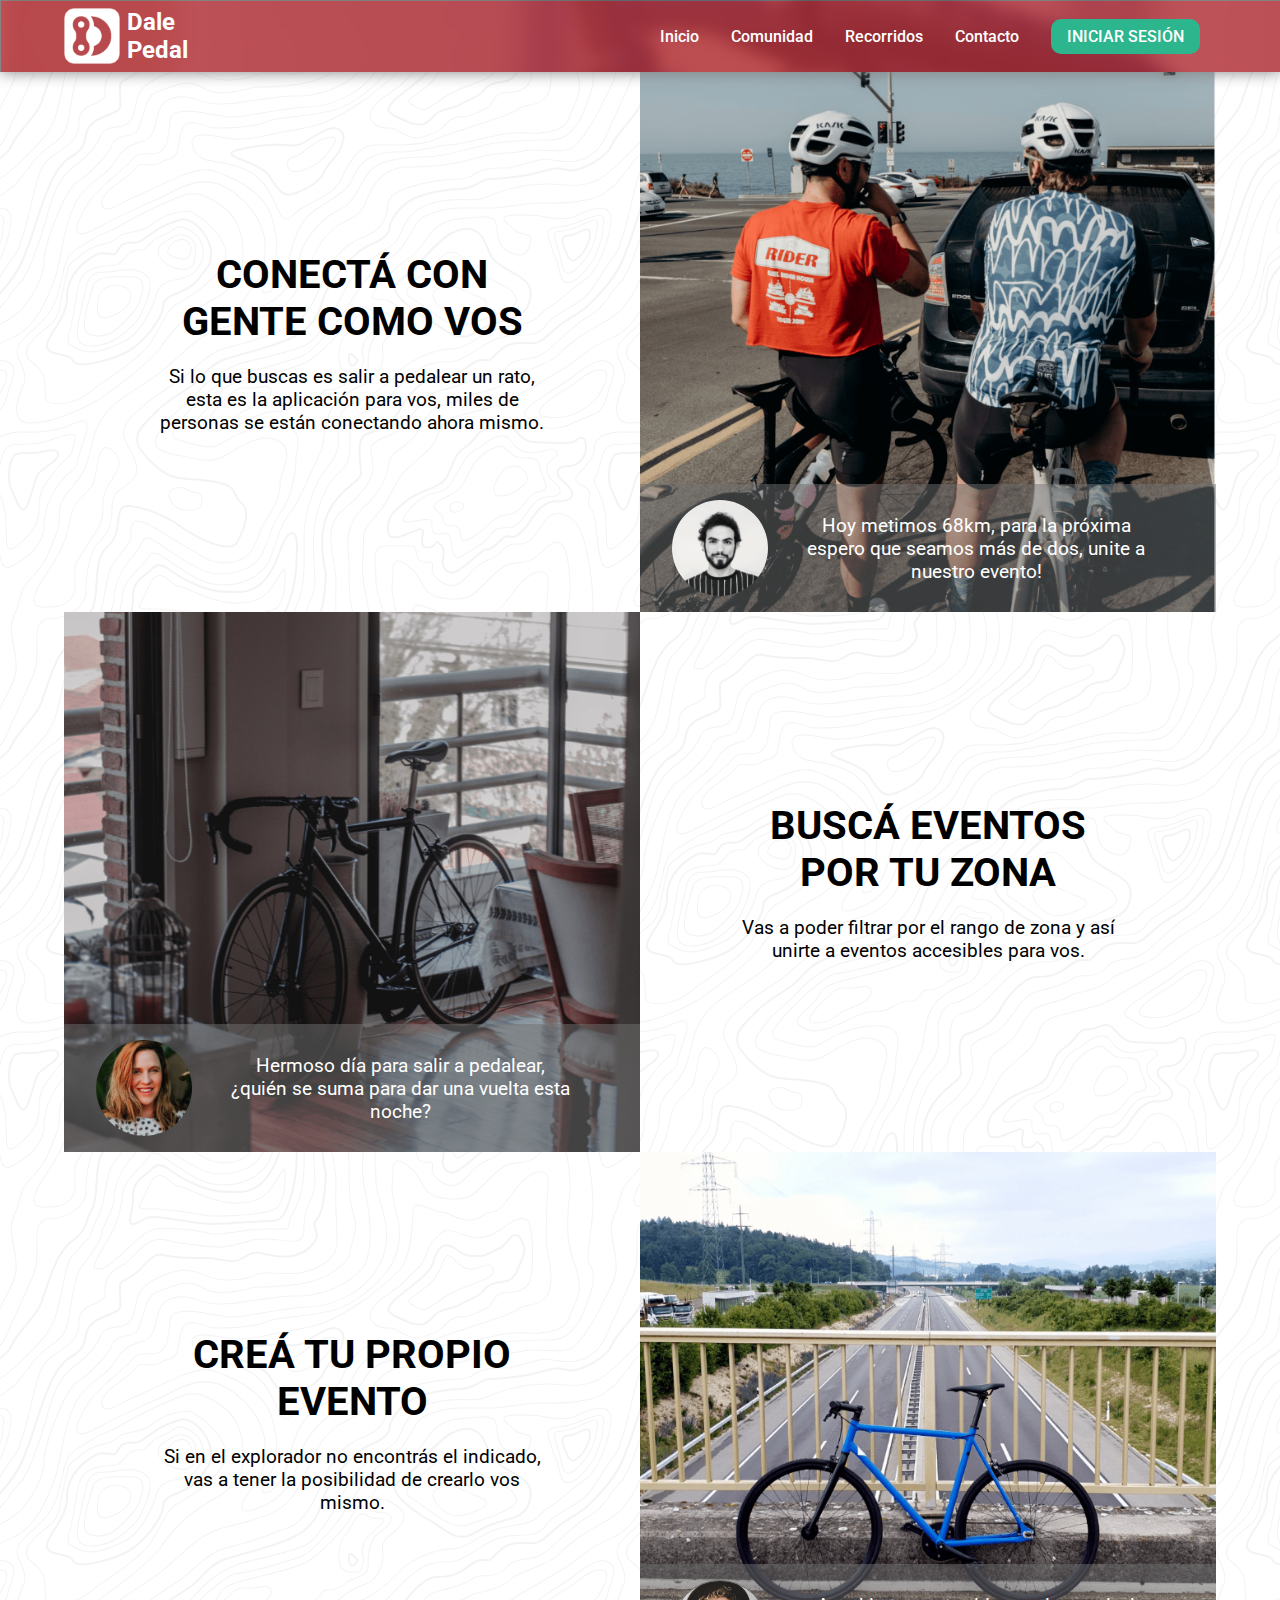
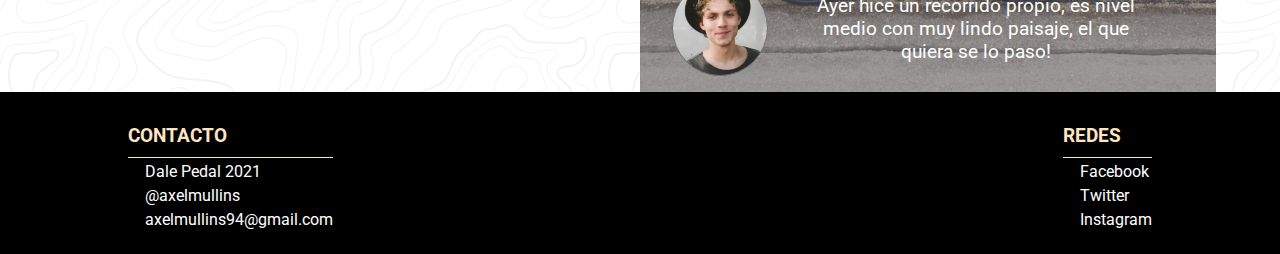
<file: comunidad.html>
<!DOCTYPE html>
<html lang="es">

<head>
    <meta charset="UTF-8">
    <meta http-equiv="X-UA-Compatible" content="IE=edge">
    <meta name="viewport" content="width=device-width, initial-scale=1.0">
    <title>Dale Pedal - Comunidad</title>
    <meta name="description" content="Dale Pedal es una aplicación que te permite conectar con gente como vos, gente que quiere salir a pedalear. Vas a poder buscar y crear eventos por tu zona.">
    <meta name="keywords" content="Dale, Pedal, entrenamiento, comunidad, foro, gente, perfil, compartir">
    <!-- Bootstrap css - cdn -->
    <link href="https://cdn.jsdelivr.net/npm/bootstrap@5.0.0-beta2/dist/css/bootstrap.min.css" rel="stylesheet"
        integrity="sha384-BmbxuPwQa2lc/FVzBcNJ7UAyJxM6wuqIj61tLrc4wSX0szH/Ev+nYRRuWlolflfl" crossorigin="anonymous">
    <!-- Font Awesome -->
    <!-- Iconos -->
    <link rel="stylesheet" href="https://cdnjs.cloudflare.com/ajax/libs/font-awesome/5.15.2/css/all.min.css"
        integrity="sha512-HK5fgLBL+xu6dm/Ii3z4xhlSUyZgTT9tuc/hSrtw6uzJOvgRr2a9jyxxT1ely+B+xFAmJKVSTbpM/CuL7qxO8w=="
        crossorigin="anonymous" />
    <!-- Tipografía -->
    <link rel="preconnect" href="https://fonts.gstatic.com">
    <link href="https://fonts.googleapis.com/css2?family=Roboto:wght@300;400;500&display=swap" rel="stylesheet">
    <!-- Favicon -->
    <link rel="icon" type="image/png" href="img/logo.png" />
    <!-- Styles css -->
    <link rel="stylesheet" href="css/styles.css">
</head>

<body>
    <header class="header">
        <a href="index.html" class="header__logo">
            <img src="img/logo-dalePedal.png" alt="">
            <h1>Dale <br> Pedal</h1>
        </a>
        <nav class="header__nav">
            <ul class="nav__menu">
                <li class="nav__menu--li none__phone"><a href="index.html">Inicio</a></li>
                <li class="nav__menu--li none__phone"><a href="comunidad.html">Comunidad</a></li>
                <li class="nav__menu--li none__phone"><a href="recorridos.html">Recorridos</a></li>
                <li class="nav__menu--li none__phone"><a href="contacto.html">Contacto</a></li>
                <li class="nav__menu--li">
                    <a href="iniciarsesion.html" class="iniciarSesion">
                        <i class="fas fa-user"></i>
                        <span>Iniciar Sesión</span>
                    </a>
                </li>
                <li class="nav__menu--li dropdown yes__phone"><button class="btn-primary" type="button"
                        id="dropdownMenuButton1" data-bs-toggle="dropdown" aria-expanded="false"><i
                            class="fas fa-bars"></i>
                    </button>
                    <ul class="dropdown-menu dropdown-menu-dark" aria-labelledby="dropdownMenuButton1">
                        <li><a class="dropdown-item p-3" href="comunidad.html"><span>Comunidad</span></a></li>
                        <li><a class="dropdown-item p-3" href="recorridos.html">Recorridos</a></li>
                        <li><a class="dropdown-item p-3" href="contacto.html">Contacto</a></li>
                    </ul>

                </li>
            </ul>
        </nav>
    </header>

    <main>
        <section class="container__comunidad">
            <article class="comunidad__articulo">
                <div class="comunidad__articulo--texto">
                    <h2>Conectá con gente como vos</h2>
                    <p>Si lo que buscas es salir a pedalear un rato, esta es la aplicación para vos, miles de personas
                        se están conectando ahora mismo.</p>
                </div>
                <div class="comunidad__articulo--foto c1">
                    <div class="comentarios">
                        <img src="img/usuario-1.png" alt="Usuario 1">
                        <p>Hoy metimos 68km, para la próxima espero que seamos más de dos, unite a nuestro evento!</p>
                    </div>
                </div>
            </article>
            <article class="comunidad__articulo">
                <div class="comunidad__articulo--foto c2">
                    <div class="comentarios">
                        <img src="img/usuario-2.png" alt="Usuario 2">
                        <p>Hermoso día para salir a pedalear, ¿quién se suma para dar una vuelta esta noche?</p>
                    </div>
                </div>
                <div class="comunidad__articulo--texto">
                    <h2>Buscá eventos por tu zona</h2>
                    <p>Vas a poder filtrar por el rango de zona y así unirte a eventos accesibles para vos.</p>
                </div>
            </article>
            <article class="comunidad__articulo">
                <div class="comunidad__articulo--texto">
                    <h2>Creá tu propio evento</h2>
                    <p>Si en el explorador no encontrás el indicado, vas a tener la posibilidad de crearlo vos mismo.
                    </p>
                </div>
                <div class="comunidad__articulo--foto c3">
                    <div class="comentarios">
                        <img src="img/usuario-3.png" alt="Usuario 3">
                        <p>Ayer hice un recorrido propio, es nivel medio con muy lindo paisaje, el que quiera se lo
                            paso!</p>
                    </div>
                </div>
            </article>
        </section>
    </main>

    <footer class="footer">
        <div class="footer__contacto">
            <h3 class="footer--h3">Contacto</h3>
            <ul>
                <li class="footer--li"><a href="https://www.behance.net/gallery/108364399/Dale-Pedal-UXUI"
                        target="_blank"><i class="fas fa-copyright"></i>Dale Pedal 2021</a></li>
                <li class="footer--li"><a href="https://www.behance.net/gallery/108364399/Dale-Pedal-UXUI"
                        target="_blank"><i class="fas fa-user"></i>@axelmullins</a></li>
                <li class="footer--li"><a href="mailto:axelmullins94@gmail.com"><i class="fas fa-envelope"
                            target="_blank"></i>axelmullins94@gmail.com</a>
                </li>
            </ul>
        </div>
        <div class="footer__redes">
            <h3 class="footer--h3">Redes</h3>
            <ul>
                <li class="footer--li"><a href="https://www.facebook.com/" target="_blank"><i
                            class="fab fa-facebook-square"></i><span>Facebook</span></a></li>
                <li class="footer--li"><a href="https://twitter.com/" target="_blank"><i
                            class="fab fa-twitter"></i><span>Twitter</span></a></li>
                <li class="footer--li"><a href="https://www.instagram.com/" target="_blank"><i
                            class="fab fa-instagram"></i><span>Instagram</span></a>
                </li>
            </ul>
        </div>
    </footer>

    <script src="https://cdn.jsdelivr.net/npm/@popperjs/core@2.6.0/dist/umd/popper.min.js"
        integrity="sha384-KsvD1yqQ1/1+IA7gi3P0tyJcT3vR+NdBTt13hSJ2lnve8agRGXTTyNaBYmCR/Nwi" crossorigin="anonymous">
    </script>
    <script src="https://cdn.jsdelivr.net/npm/bootstrap@5.0.0-beta2/dist/js/bootstrap.min.js"
        integrity="sha384-nsg8ua9HAw1y0W1btsyWgBklPnCUAFLuTMS2G72MMONqmOymq585AcH49TLBQObG" crossorigin="anonymous">
    </script>
</body>

</html>
</file>
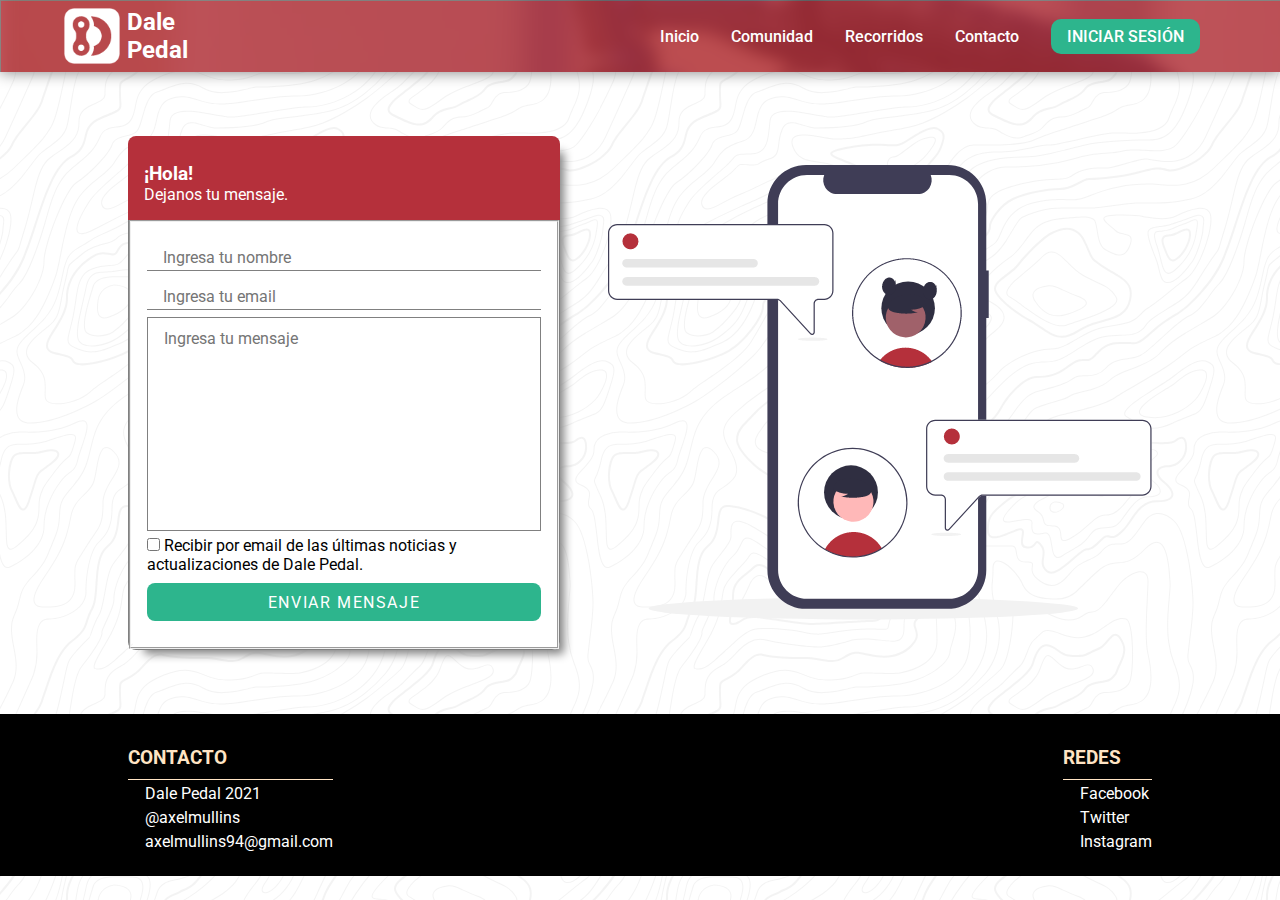
<file: contacto.html>
<!DOCTYPE html>
<html lang="es">

<head>
    <meta charset="UTF-8">
    <meta http-equiv="X-UA-Compatible" content="IE=edge">
    <meta name="viewport" content="width=device-width, initial-scale=1.0">
    <title>Dale Pedal - Contacto</title>
    <meta name="description"
        content="Dale Pedal es una aplicación que te permite conectar con gente como vos, gente que quiere salir a pedalear. Vas a poder buscar y crear eventos por tu zona.">
    <meta name="keywords" content="Dale, Pedal, contacto, atención, cliente, dudas, online, preguntas">
    <!-- Bootstrap css - cdn -->
    <link href="https://cdn.jsdelivr.net/npm/bootstrap@5.0.0-beta2/dist/css/bootstrap.min.css" rel="stylesheet"
        integrity="sha384-BmbxuPwQa2lc/FVzBcNJ7UAyJxM6wuqIj61tLrc4wSX0szH/Ev+nYRRuWlolflfl" crossorigin="anonymous">
    <!-- Font Awesome -->
    <!-- Iconos -->
    <link rel="stylesheet" href="https://cdnjs.cloudflare.com/ajax/libs/font-awesome/5.15.2/css/all.min.css"
        integrity="sha512-HK5fgLBL+xu6dm/Ii3z4xhlSUyZgTT9tuc/hSrtw6uzJOvgRr2a9jyxxT1ely+B+xFAmJKVSTbpM/CuL7qxO8w=="
        crossorigin="anonymous" />
    <!-- Tipografía -->
    <link rel="preconnect" href="https://fonts.gstatic.com">
    <link href="https://fonts.googleapis.com/css2?family=Roboto:wght@300;400;500&display=swap" rel="stylesheet">
    <!-- Favicon -->
    <link rel="icon" type="image/png" href="img/logo.png" />
    <!-- Styles css -->
    <link rel="stylesheet" href="css/styles.css">
</head>

<body>
    <header class="header">
        <a href="index.html" class="header__logo">
            <img src="img/logo-dalePedal.png" alt="">
            <h1>Dale <br> Pedal</h1>
        </a>
        <nav class="header__nav">
            <ul class="nav__menu">
                <li class="nav__menu--li none__phone"><a href="index.html">Inicio</a></li>
                <li class="nav__menu--li none__phone"><a href="comunidad.html">Comunidad</a></li>
                <li class="nav__menu--li none__phone"><a href="recorridos.html">Recorridos</a></li>
                <li class="nav__menu--li none__phone"><a href="contacto.html">Contacto</a></li>
                <li class="nav__menu--li">
                    <a href="iniciarsesion.html" class="iniciarSesion">
                        <i class="fas fa-user"></i>
                        <span>Iniciar Sesión</span>
                    </a>
                </li>
                <li class="nav__menu--li dropdown yes__phone"><button class="btn-primary" type="button"
                        id="dropdownMenuButton1" data-bs-toggle="dropdown" aria-expanded="false"><i
                            class="fas fa-bars"></i>
                    </button>
                    <ul class="dropdown-menu dropdown-menu-dark" aria-labelledby="dropdownMenuButton1">
                        <li><a class="dropdown-item p-3" href="comunidad.html"><span>Comunidad</span></a></li>
                        <li><a class="dropdown-item p-3" href="recorridos.html">Recorridos</a></li>
                        <li><a class="dropdown-item p-3" href="contacto.html">Contacto</a></li>
                    </ul>

                </li>
            </ul>
        </nav>
    </header>

    <main class="container__contacto">

        <div class="contacto">
            <div class="form__bg--red">
                <h3>¡Hola!</h3>
                <p>Dejanos tu mensaje.</p>
            </div>

            <form class="form" action="">
                <fieldset>
                    <div class="form__bg--white">

                        <label for="nombre" hidden>Ingresa tu nombre</label>
                        <input type="text" name="nombre" id="nombre" placeholder="Ingresa tu nombre" required />
                        <label for="email" hidden>Ingresa tu email</label>
                        <input type="email" name="email" id="email" placeholder="Ingresa tu email" required />
                        <label for="mensaje" hidden></label>
                        <textarea name="mensaje" id="mensaje" cols="30" rows="10" required
                            placeholder="Ingresa tu mensaje"></textarea>
                        <label for="checkbox"><input type="checkbox" name="checkbox" id="checkbox" /> Recibir por email
                            de las últimas noticias y actualizaciones de Dale
                            Pedal.</label>
                        <input type="submit" value="Enviar mensaje" />
                    </div>
                </fieldset>
            </form>
        </div>
        <img src="img/bg-contacto.png" alt="" class="contacto__bg--img">
    </main>

    <footer class="footer">
        <div class="footer__contacto">
            <h3 class="footer--h3">Contacto</h3>
            <ul>
                <li class="footer--li"><a href="https://www.behance.net/gallery/108364399/Dale-Pedal-UXUI"
                        target="_blank"><i class="fas fa-copyright"></i>Dale Pedal 2021</a></li>
                <li class="footer--li"><a href="https://www.behance.net/gallery/108364399/Dale-Pedal-UXUI"
                        target="_blank"><i class="fas fa-user"></i>@axelmullins</a></li>
                <li class="footer--li"><a href="mailto:axelmullins94@gmail.com"><i class="fas fa-envelope"
                            target="_blank"></i>axelmullins94@gmail.com</a>
                </li>
            </ul>
        </div>
        <div class="footer__redes">
            <h3 class="footer--h3">Redes</h3>
            <ul>
                <li class="footer--li"><a href="https://www.facebook.com/" target="_blank"><i
                            class="fab fa-facebook-square"></i><span>Facebook</span></a></li>
                <li class="footer--li"><a href="https://twitter.com/" target="_blank"><i
                            class="fab fa-twitter"></i><span>Twitter</span></a></li>
                <li class="footer--li"><a href="https://www.instagram.com/" target="_blank"><i
                            class="fab fa-instagram"></i><span>Instagram</span></a>
                </li>
            </ul>
        </div>
    </footer>

    <script src="https://cdn.jsdelivr.net/npm/@popperjs/core@2.6.0/dist/umd/popper.min.js"
        integrity="sha384-KsvD1yqQ1/1+IA7gi3P0tyJcT3vR+NdBTt13hSJ2lnve8agRGXTTyNaBYmCR/Nwi" crossorigin="anonymous">
    </script>
    <script src="https://cdn.jsdelivr.net/npm/bootstrap@5.0.0-beta2/dist/js/bootstrap.min.js"
        integrity="sha384-nsg8ua9HAw1y0W1btsyWgBklPnCUAFLuTMS2G72MMONqmOymq585AcH49TLBQObG" crossorigin="anonymous">
    </script>
</body>

</html>
</file>
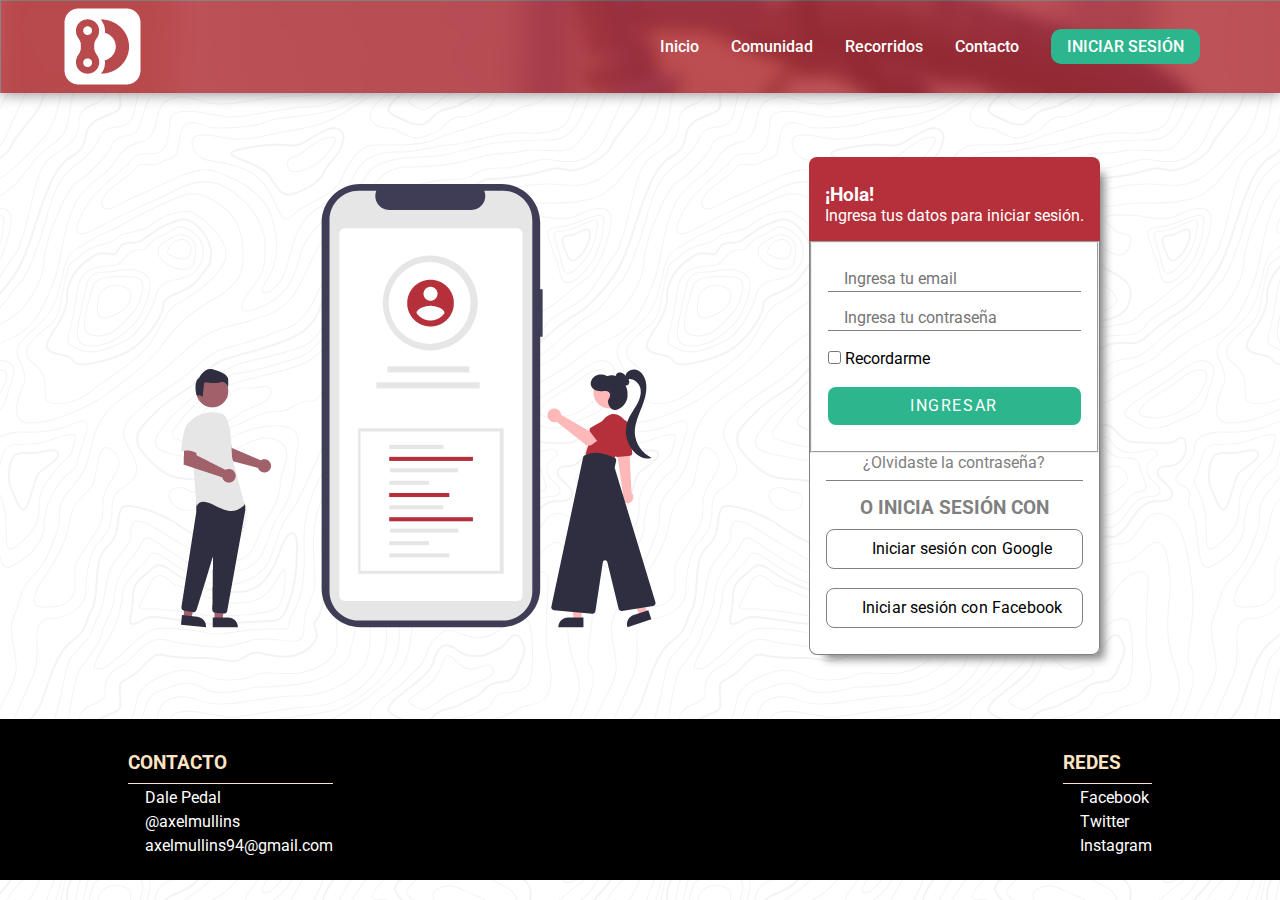
<file: iniciarsesion.html>
<!DOCTYPE html>
<html lang="es">

<head>
    <meta charset="UTF-8">
    <meta http-equiv="X-UA-Compatible" content="IE=edge">
    <meta name="viewport" content="width=device-width, initial-scale=1.0">
    <title>Dale Pedal - Iniciar Sesión</title>
    <meta name="description"
        content="Dale Pedal es una aplicación que te permite conectar con gente como vos, gente que quiere salir a pedalear. Vas a poder buscar y crear eventos por tu zona.">
    <meta name="keywords" content="Dale, Pedal, perfil, usuario, cuenta, personal, datos, amigos">
    <!-- Bootstrap css - cdn -->
    <link href="https://cdn.jsdelivr.net/npm/bootstrap@5.0.0-beta2/dist/css/bootstrap.min.css" rel="stylesheet"
        integrity="sha384-BmbxuPwQa2lc/FVzBcNJ7UAyJxM6wuqIj61tLrc4wSX0szH/Ev+nYRRuWlolflfl" crossorigin="anonymous">
    <!-- Font Awesome -->
    <!-- Iconos -->
    <link rel="stylesheet" href="https://cdnjs.cloudflare.com/ajax/libs/font-awesome/5.15.2/css/all.min.css"
        integrity="sha512-HK5fgLBL+xu6dm/Ii3z4xhlSUyZgTT9tuc/hSrtw6uzJOvgRr2a9jyxxT1ely+B+xFAmJKVSTbpM/CuL7qxO8w=="
        crossorigin="anonymous" />
    <!-- Tipografía -->
    <link rel="preconnect" href="https://fonts.gstatic.com">
    <link href="https://fonts.googleapis.com/css2?family=Roboto:wght@300;400;500&display=swap" rel="stylesheet">
    <!-- Favicon -->
    <link rel="icon" type="image/png" href="img/logo.png" />
    <!-- Styles css -->
    <link rel="stylesheet" href="css/styles.css">
</head>

<body>
    <header class="header">
        <a href="index.html">
            <img src="img/logo-dalePedal.png" alt="" class="header__logo">
        </a>
        <nav class="header__nav">
            <ul class="nav__menu">
                <li class="nav__menu--li none__phone"><a href="index.html">Inicio</a></li>
                <li class="nav__menu--li none__phone"><a href="comunidad.html">Comunidad</a></li>
                <li class="nav__menu--li none__phone"><a href="recorridos.html">Recorridos</a></li>
                <li class="nav__menu--li none__phone"><a href="contacto.html">Contacto</a></li>
                <li class="nav__menu--li">
                    <a href="iniciarsesion.html" class="iniciarSesion">
                        <i class="fas fa-user"></i>
                        <span>Iniciar Sesión</span>
                    </a>
                </li>
                <li class="nav__menu--li dropdown yes__phone"><button class="btn-primary" type="button"
                        id="dropdownMenuButton1" data-bs-toggle="dropdown" aria-expanded="false"><i
                            class="fas fa-bars"></i>
                    </button>
                    <ul class="dropdown-menu dropdown-menu-dark" aria-labelledby="dropdownMenuButton1">
                        <li><a class="dropdown-item p-3" href="comunidad.html"><span>Comunidad</span></a></li>
                        <li><a class="dropdown-item p-3" href="recorridos.html">Recorridos</a></li>
                        <li><a class="dropdown-item p-3" href="contacto.html">Contacto</a></li>
                    </ul>

                </li>
            </ul>
        </nav>
    </header>

    <main class="container__iniciarSesion">
        <img src="img/bg-login.png" alt="" class="iniciarSesion__bg--img">

        <div class="iniciarSesion">
            <div class="form__bg--red">
                <h3>¡Hola!</h3>
                <p>Ingresa tus datos para iniciar sesión.</p>
            </div>
            <form class="form" action="">
                <fieldset>
                    <div class="form__bg--white">
                        <label for="email" hidden>Ingresa tu email</label>
                        <input type="email" name="email" id="email" placeholder="Ingresa tu email" required />
                        <label for="password" hidden>Ingresa tu contraseña</label>
                        <input type="password" name="password" id="password" placeholder="Ingresa tu contraseña"
                            required />
                        <label for="checkbox"><input type="checkbox" name="checkbox" id="checkbox" /> Recordarme</label>
                        <input type="submit" value="Ingresar" />
                    </div>
                </fieldset>
            </form>
            <div class="form__bg--white form__otros">
                <a href="#" class="olvidaste__contraseña">¿Olvidaste la contraseña?</a>
                <h4 class="iniciar__sesion__con">O inicia sesión con</h4>
                <a href="#" class="button__redes"><i class="fab fa-google"></i> Iniciar sesión con Google</a>
                <a href="#" class="button__redes"><i class="fab fa-facebook-square"></i> Iniciar sesión con
                    Facebook</a>
            </div>
        </div>
    </main>

    <footer class="footer">
        <div class="footer__contacto">
            <h3 class="footer--h3">Contacto</h3>
            <ul>
                <li class="footer--li"><a href="https://www.behance.net/gallery/108364399/Dale-Pedal-UXUI"
                        target="_blank"><i class="fas fa-copyright"></i>Dale Pedal</a></li>
                <li class="footer--li"><a href="https://www.behance.net/gallery/108364399/Dale-Pedal-UXUI"
                        target="_blank"><i class="fas fa-user"></i>@axelmullins</a></li>
                <li class="footer--li"><a href="mailto:axelmullins94@gmail.com"><i class="fas fa-envelope"
                            target="_blank"></i>axelmullins94@gmail.com</a>
                </li>
            </ul>
        </div>
        <div class="footer__redes">
            <h3 class="footer--h3">Redes</h3>
            <ul>
                <li class="footer--li"><a href="https://www.facebook.com/" target="_blank"><i
                            class="fab fa-facebook-square"></i><span>Facebook</span></a></li>
                <li class="footer--li"><a href="https://twitter.com/" target="_blank"><i
                            class="fab fa-twitter"></i><span>Twitter</span></a></li>
                <li class="footer--li"><a href="https://www.instagram.com/" target="_blank"><i
                            class="fab fa-instagram"></i><span>Instagram</span></a>
                </li>
            </ul>
        </div>
    </footer>

    <script src="https://cdn.jsdelivr.net/npm/@popperjs/core@2.6.0/dist/umd/popper.min.js"
        integrity="sha384-KsvD1yqQ1/1+IA7gi3P0tyJcT3vR+NdBTt13hSJ2lnve8agRGXTTyNaBYmCR/Nwi" crossorigin="anonymous">
    </script>
    <script src="https://cdn.jsdelivr.net/npm/bootstrap@5.0.0-beta2/dist/js/bootstrap.min.js"
        integrity="sha384-nsg8ua9HAw1y0W1btsyWgBklPnCUAFLuTMS2G72MMONqmOymq585AcH49TLBQObG" crossorigin="anonymous">
    </script>
</body>

</html>
</file>
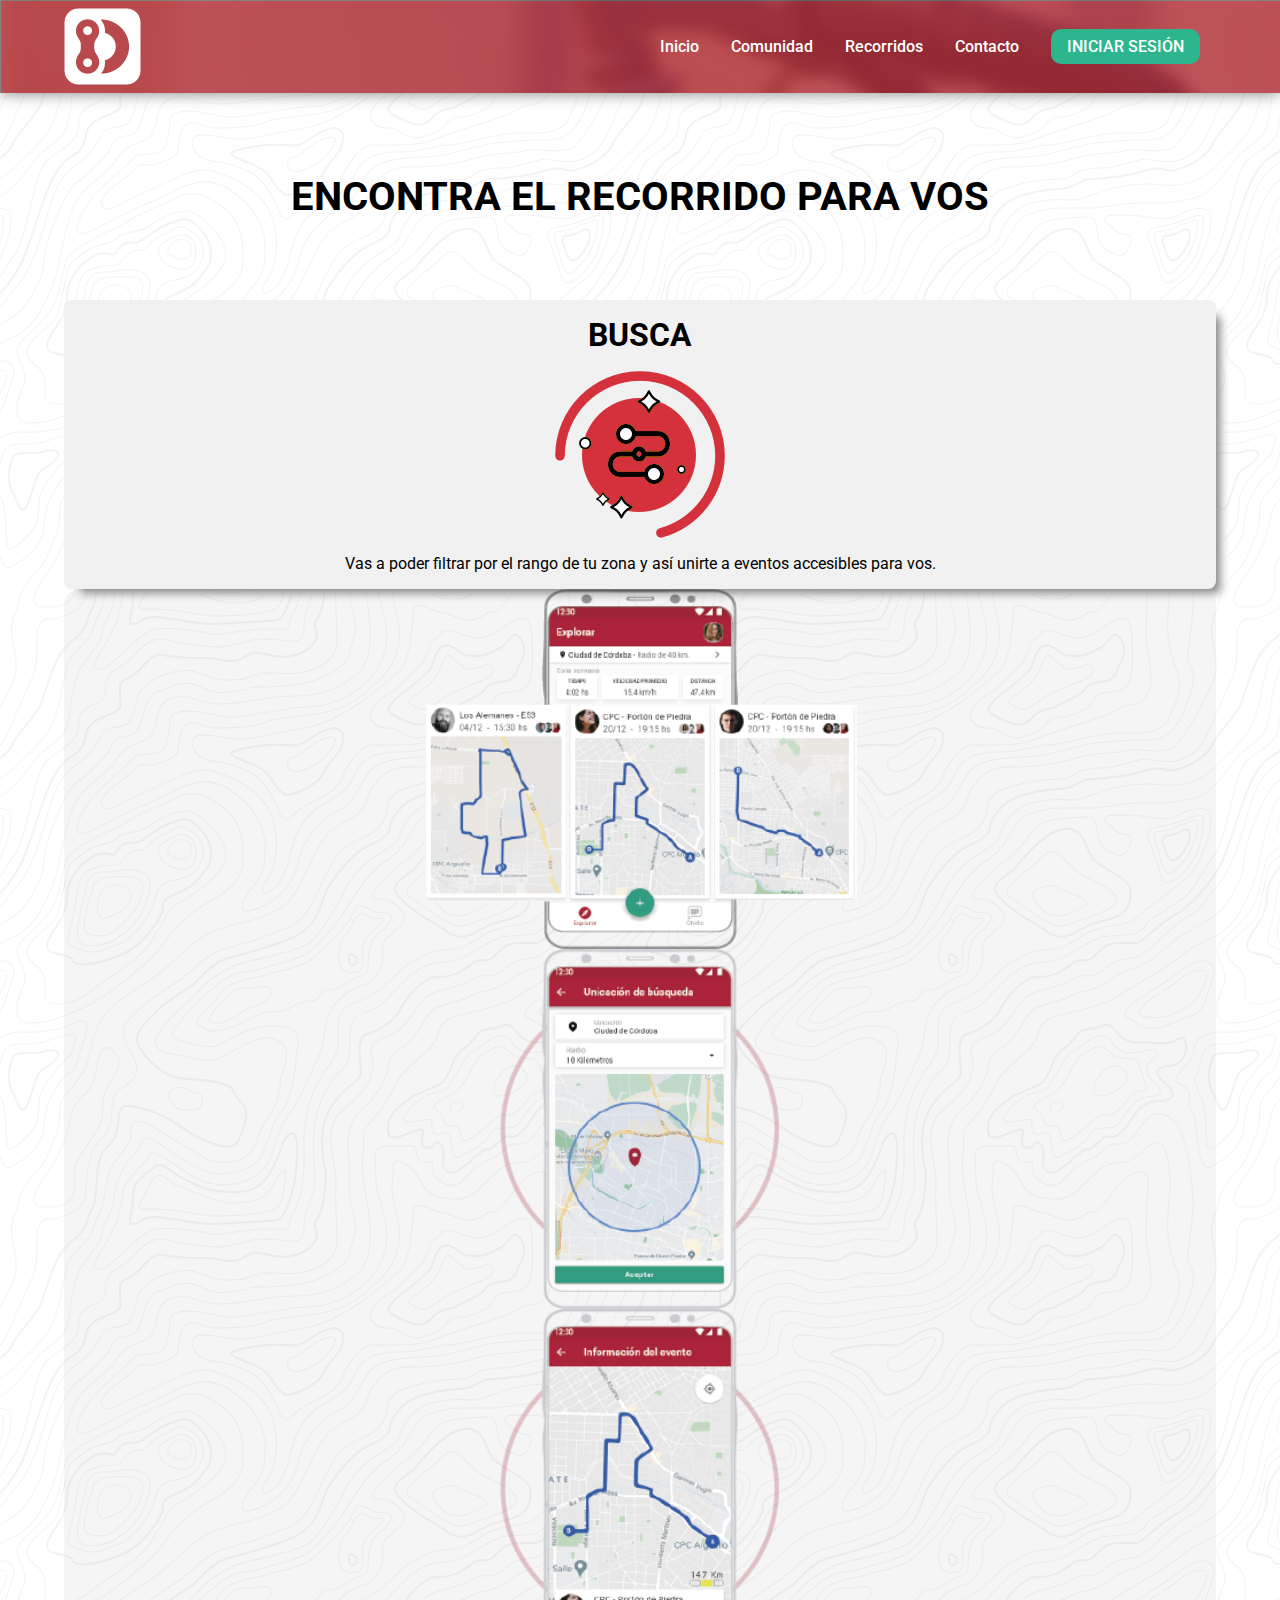
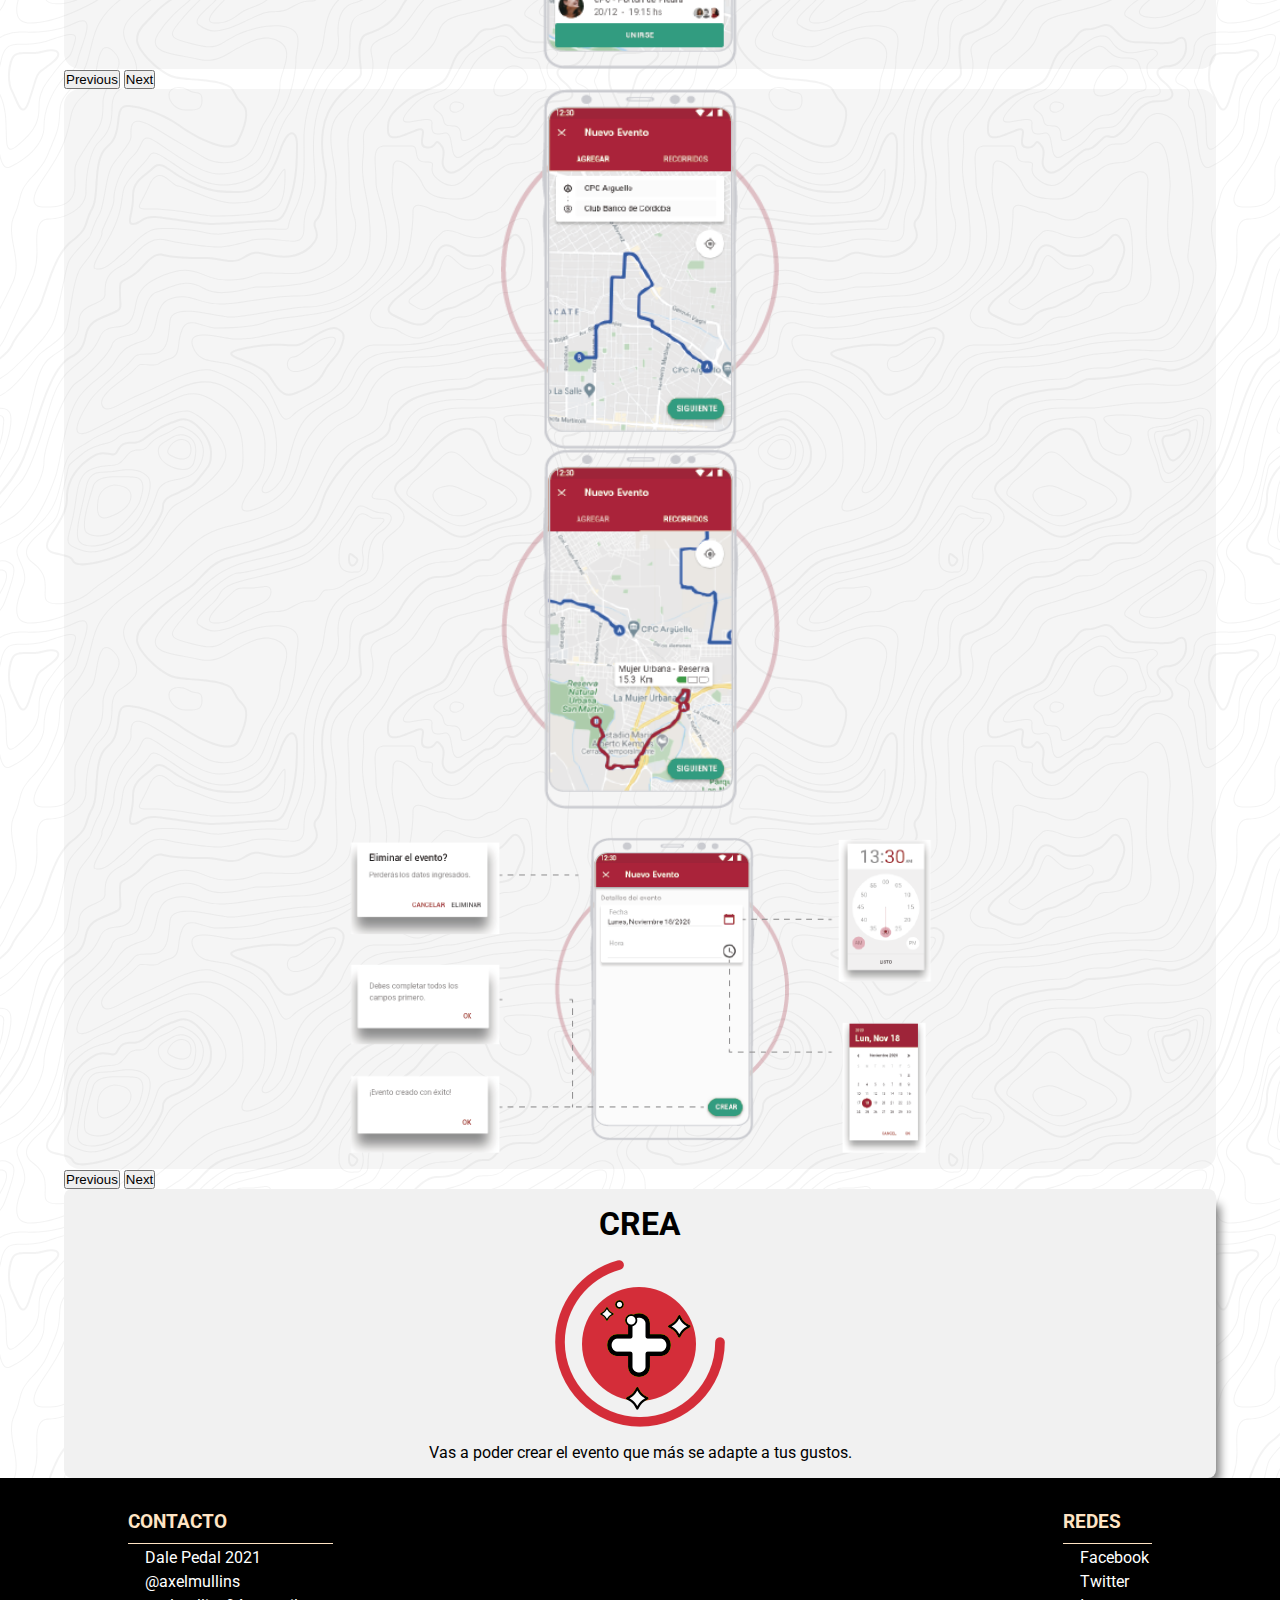
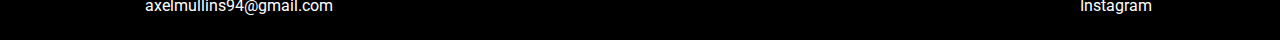
<file: recorridos.html>
<!DOCTYPE html>
<html lang="es">

<head>
    <meta charset="UTF-8">
    <meta http-equiv="X-UA-Compatible" content="IE=edge">
    <meta name="viewport" content="width=device-width, initial-scale=1.0">
    <title>Dale Pedal - Recorridos</title>
    <meta name="description" content="Dale Pedal es una aplicación que te permite conectar con gente como vos, gente que quiere salir a pedalear. Vas a poder buscar y crear eventos por tu zona.">
    <meta name="keywords" content="Dale, Pedal, andar, radio, alcance, buscar, km, nivel">
    <!-- Bootstrap css - cdn -->
    <link href="https://cdn.jsdelivr.net/npm/bootstrap@5.0.0-beta2/dist/css/bootstrap.min.css" rel="stylesheet"
        integrity="sha384-BmbxuPwQa2lc/FVzBcNJ7UAyJxM6wuqIj61tLrc4wSX0szH/Ev+nYRRuWlolflfl" crossorigin="anonymous">
    <!-- Font Awesome -->
    <!-- Iconos -->
    <link rel="stylesheet" href="https://cdnjs.cloudflare.com/ajax/libs/font-awesome/5.15.2/css/all.min.css"
        integrity="sha512-HK5fgLBL+xu6dm/Ii3z4xhlSUyZgTT9tuc/hSrtw6uzJOvgRr2a9jyxxT1ely+B+xFAmJKVSTbpM/CuL7qxO8w=="
        crossorigin="anonymous" />
    <!-- Tipografía -->
    <link rel="preconnect" href="https://fonts.gstatic.com">
    <link href="https://fonts.googleapis.com/css2?family=Roboto:wght@300;400;500&display=swap" rel="stylesheet">
    <!-- Favicon -->
    <link rel="icon" type="image/png" href="img/logo.png" />
    <!-- Styles css -->
    <link rel="stylesheet" href="css/styles.css">
</head>

<body>
    <header class="header">
        <a href="index.html">
            <img src="img/logo-dalePedal.png" alt="" class="header__logo">
        </a>
        <nav class="header__nav">
            <ul class="nav__menu">
                <li class="nav__menu--li none__phone"><a href="index.html">Inicio</a></li>
                <li class="nav__menu--li none__phone"><a href="comunidad.html">Comunidad</a></li>
                <li class="nav__menu--li none__phone"><a href="recorridos.html">Recorridos</a></li>
                <li class="nav__menu--li none__phone"><a href="contacto.html">Contacto</a></li>
                <li class="nav__menu--li">
                    <a href="iniciarsesion.html" class="iniciarSesion">
                        <i class="fas fa-user"></i>
                        <span>Iniciar Sesión</span>
                    </a>
                </li>
                <li class="nav__menu--li dropdown yes__phone"><button class="btn-primary" type="button"
                        id="dropdownMenuButton1" data-bs-toggle="dropdown" aria-expanded="false"><i
                            class="fas fa-bars"></i>
                    </button>
                    <ul class="dropdown-menu dropdown-menu-dark" aria-labelledby="dropdownMenuButton1">
                        <li><a class="dropdown-item p-3" href="comunidad.html"><span>Comunidad</span></a></li>
                        <li><a class="dropdown-item p-3" href="recorridos.html">Recorridos</a></li>
                        <li><a class="dropdown-item p-3" href="contacto.html">Contacto</a></li>
                    </ul>

                </li>
            </ul>
        </nav>
    </header>

    <main>
        <section class="hero__recorridos">
            <h2 class="hero__recorridos--h2">Encontra el recorrido para vos</h2>
        </section>

        <div class="container mb-5">
            <div class="row justify-content-between recorridos__articulo">
                <div class="articulo__opciones col-lg-5">
                    <h3 class="articulo__opciones--h3">Busca</h3>
                    <img src="img/icono-busca.png" alt="" class="articulo__opciones--img">
                    <p>Vas a poder filtrar por el rango de tu zona y así unirte a eventos accesibles para vos.</p>
                </div>

                <div class="col-lg-6 pt-sm-3">
                    <div id="carouselExampleControls" class="carousel slide" data-bs-ride="carousel">
                        <div class="carousel-inner">
                            <div class="carousel-item active ci1">
                            </div>
                            <div class="carousel-item ci2">
                            </div>
                            <div class="carousel-item ci3">
                            </div>
                        </div>
                        <button class="carousel-control-prev" type="button" data-bs-target="#carouselExampleControls"
                            data-bs-slide="prev">
                            <span class="carousel-control-prev-icon" aria-hidden="true"></span>
                            <span class="visually-hidden">Previous</span>
                        </button>
                        <button class="carousel-control-next" type="button" data-bs-target="#carouselExampleControls"
                            data-bs-slide="next">
                            <span class="carousel-control-next-icon" aria-hidden="true"></span>
                            <span class="visually-hidden">Next</span>
                        </button>
                    </div>
                </div>
            </div>
        </div>

        <div class="container mb-5">
            <div class="row justify-content-between recorridos__articulo">
                <div class="col-lg-6 order-sm-2 pt-sm-3 order-lg-0">
                    <div id="carouselExampleControls2" class="carousel slide" data-bs-ride="carousel">
                        <div class="carousel-inner">
                            <div class="carousel-item active ci4">
                            </div>
                            <div class="carousel-item ci5">
                            </div>
                            <div class="carousel-item ci6">
                            </div>
                        </div>
                        <button class="carousel-control-prev" type="button" data-bs-target="#carouselExampleControls2"
                            data-bs-slide="prev">
                            <span class="carousel-control-prev-icon" aria-hidden="true"></span>
                            <span class="visually-hidden">Previous</span>
                        </button>
                        <button class="carousel-control-next" type="button" data-bs-target="#carouselExampleControls2"
                            data-bs-slide="next">
                            <span class="carousel-control-next-icon" aria-hidden="true"></span>
                            <span class="visually-hidden">Next</span>
                        </button>
                    </div>
                </div>
                <div class="articulo__opciones carousel__2 col-lg-5">
                    <h3 class="articulo__opciones--h3">Crea</h3>
                    <img src="img/icono-crear.png" alt="" class="articulo__opciones--img">
                    <p>Vas a poder crear el evento que más se adapte a tus gustos.</p>
                </div>
            </div>
        </div>


    </main>

    <footer class="footer">
        <div class="footer__contacto">
            <h3 class="footer--h3">Contacto</h3>
            <ul>
                <li class="footer--li"><a href="https://www.behance.net/gallery/108364399/Dale-Pedal-UXUI"
                        target="_blank"><i class="fas fa-copyright"></i>Dale Pedal 2021</a></li>
                <li class="footer--li"><a href="https://www.behance.net/gallery/108364399/Dale-Pedal-UXUI"
                        target="_blank"><i class="fas fa-user"></i>@axelmullins</a></li>
                <li class="footer--li"><a href="mailto:axelmullins94@gmail.com"><i class="fas fa-envelope"
                            target="_blank"></i>axelmullins94@gmail.com</a>
                </li>
            </ul>
        </div>
        <div class="footer__redes">
            <h3 class="footer--h3">Redes</h3>
            <ul>
                <li class="footer--li"><a href="https://www.facebook.com/" target="_blank"><i
                            class="fab fa-facebook-square"></i><span>Facebook</span></a></li>
                <li class="footer--li"><a href="https://twitter.com/" target="_blank"><i
                            class="fab fa-twitter"></i><span>Twitter</span></a></li>
                <li class="footer--li"><a href="https://www.instagram.com/" target="_blank"><i
                            class="fab fa-instagram"></i><span>Instagram</span></a>
                </li>
            </ul>
        </div>
    </footer>

    <script src="https://cdn.jsdelivr.net/npm/@popperjs/core@2.6.0/dist/umd/popper.min.js"
        integrity="sha384-KsvD1yqQ1/1+IA7gi3P0tyJcT3vR+NdBTt13hSJ2lnve8agRGXTTyNaBYmCR/Nwi" crossorigin="anonymous">
    </script>
    <script src="https://cdn.jsdelivr.net/npm/bootstrap@5.0.0-beta2/dist/js/bootstrap.min.js"
        integrity="sha384-nsg8ua9HAw1y0W1btsyWgBklPnCUAFLuTMS2G72MMONqmOymq585AcH49TLBQObG" crossorigin="anonymous">
    </script>
</body>

</html>
</file>
<file: css/styles.css>
@charset "UTF-8";
* {
  margin: 0;
  padding: 0;
  -webkit-box-sizing: border-box;
          box-sizing: border-box;
  text-decoration: none !important;
  list-style: none !important;
  color: inherit;
}

body {
  font-family: 'Roboto', sans-serif;
  background-color: #fff;
  background-image: url("data:image/svg+xml,%3Csvg xmlns='http://www.w3.org/2000/svg' width='600' height='600' viewBox='0 0 600 600'%3E%3Cpath fill='%23a9a9a9' fill-opacity='0.14' d='M600 325.1v-1.17c-6.5 3.83-13.06 7.64-14.68 8.64-10.6 6.56-18.57 12.56-24.68 19.09-5.58 5.95-12.44 10.06-22.42 14.15-1.45.6-2.96 1.2-4.83 1.9l-4.75 1.82c-9.78 3.75-14.8 6.27-18.98 10.1-4.23 3.88-9.65 6.6-16.77 8.84-1.95.6-3.99 1.17-6.47 1.8l-6.14 1.53c-5.29 1.35-8.3 2.37-10.54 3.78-3.08 1.92-6.63 3.26-12.74 5.03a384.1 384.1 0 0 1-4.82 1.36c-2.04.58-3.6 1.04-5.17 1.52a110.03 110.03 0 0 0-11.2 4.05c-2.7 1.15-5.5 3.93-8.78 8.4a157.68 157.68 0 0 0-6.15 9.2c-5.75 9.07-7.58 11.74-10.24 14.51a50.97 50.97 0 0 1-4.6 4.22c-2.33 1.9-10.39 7.54-11.81 8.74a14.68 14.68 0 0 0-3.67 4.15c-1.24 2.3-1.9 4.57-2.78 8.87-2.17 10.61-3.52 14.81-8.2 22.1-4.07 6.33-6.8 9.88-9.83 12.99-.47.48-.95.96-1.5 1.48l-3.75 3.56c-1.67 1.6-3.18 3.12-4.86 4.9a42.44 42.44 0 0 0-9.89 16.94c-2.5 8.13-2.72 15.47-1.76 27.22.47 5.82.51 6.36.51 8.18 0 10.51.12 17.53.63 25.78.24 4.05.56 7.8.97 11.22h.9c-1.13-9.58-1.5-21.83-1.5-37 0-1.86-.04-2.4-.52-8.26-.94-11.63-.72-18.87 1.73-26.85a41.44 41.44 0 0 1 9.65-16.55c1.67-1.76 3.18-3.27 4.83-4.85.63-.6 3.13-2.96 3.75-3.57a71.6 71.6 0 0 0 1.52-1.5c3.09-3.16 5.86-6.76 9.96-13.15 4.77-7.42 6.15-11.71 8.34-22.44.86-4.21 1.5-6.4 2.68-8.6.68-1.25 1.79-2.48 3.43-3.86 1.38-1.15 9.43-6.8 11.8-8.72 1.71-1.4 3.26-2.81 4.7-4.3 2.72-2.85 4.56-5.54 10.36-14.67a156.9 156.9 0 0 1 6.1-9.15c3.2-4.33 5.9-7.01 8.37-8.07 3.5-1.5 7.06-2.77 11.1-4.02a233.84 233.84 0 0 1 7.6-2.2l2.38-.67c6.19-1.79 9.81-3.16 12.98-5.15 2.14-1.33 5.08-2.33 10.27-3.65l6.14-1.53c2.5-.63 4.55-1.2 6.52-1.82 7.24-2.27 12.79-5.06 17.15-9.05 4.05-3.72 9-6.2 18.66-9.9l4.75-1.82c1.87-.72 3.39-1.31 4.85-1.91 10.1-4.15 17.07-8.32 22.76-14.4 6.05-6.45 13.95-12.4 24.49-18.92 1.56-.96 7.82-4.6 14.15-8.33v-64.58c-4 8.15-8.52 14.85-12.7 17.9-2.51 1.82-5.38 4.02-9.04 6.92a1063.87 1063.87 0 0 0-6.23 4.98l-1.27 1.02a2309.25 2309.25 0 0 1-4.87 3.9c-7.55 6-12.9 10.05-17.61 13.19-3.1 2.06-3.86 2.78-8.06 7.13-5.84 6.07-11.72 8.62-29.15 10.95-11.3 1.5-20.04 4.91-30.75 11.07-1.65.94-7.27 4.27-6.97 4.1-2.7 1.58-4.69 2.69-6.64 3.66-5.63 2.8-10.47 4.17-15.71 4.17-17.13 0-41.44 11.51-51.63 22.83-12.05 13.4-31.42 27.7-45.25 31.16-7.4 1.85-11.85 7.05-14.04 14.69-1.26 4.4-1.58 8.28-1.58 13.82 0 .82.01.98.24 3.63.45 5.18.35 8.72-.77 13.26-1.53 6.2-4.89 12.6-10.59 19.43-13.87 16.65-22.88 46.58-22.88 71.68 0 2.39.02 4.26.06 8.75.12 10.8.1 15.8-.22 21.95-.56 11.18-2.09 20.73-5 29.3h-1.05c2.94-8.56 4.49-18.12 5.05-29.35.31-6.13.34-11.1.22-21.9-.04-4.48-.06-6.36-.06-8.75 0-25.32 9.07-55.47 23.12-72.32 5.6-6.72 8.88-12.99 10.38-19.03 1.09-4.4 1.18-7.85.74-12.93-.23-2.7-.24-2.86-.24-3.72 0-5.62.32-9.57 1.62-14.1 2.28-7.95 6.97-13.44 14.76-15.39 13.6-3.4 32.82-17.59 44.75-30.84C409 360.14 433.58 348.5 451 348.5c5.07 0 9.77-1.33 15.26-4.07 1.93-.96 3.9-2.05 6.58-3.62-.3.18 5.33-3.16 6.98-4.11 10.82-6.21 19.66-9.67 31.11-11.2 17.23-2.3 22.9-4.75 28.57-10.64 4.25-4.41 5.04-5.16 8.22-7.28 4.68-3.11 10.01-7.14 17.55-13.14a1113.33 1113.33 0 0 0 4.86-3.89l1.28-1.02a4668.54 4668.54 0 0 1 6.23-4.98c3.67-2.9 6.55-5.12 9.07-6.95 4.37-3.19 9.16-10.56 13.29-19.4v66.9zm0-116.23c-.62.01-1.27.06-1.95.13-6.13.63-13.83 3.45-21.83 7.45-3.64 1.82-8.46 2.67-14.17 2.71-4.7.04-9.72-.47-14.73-1.33-1.7-.3-3.26-.61-4.67-.93a31.55 31.55 0 0 0-3.55-.57 273.4 273.4 0 0 0-16.66-.88c-10.42-.16-17.2.74-17.97 2.73-.38.97.6 2.55 3.03 4.87 1.01.97 2.22 2.03 4.04 3.55a1746.07 1746.07 0 0 0 4.79 4.02c1.39 1.2 3.1 1.92 5.5 2.5.7.16.86.2 2.64.54 3.53.7 5.03 1.25 6.15 2.63 1.41 1.76 1.4 4.54-.15 8.88-2.44 6.83-5.72 10.05-10.19 10.33-3.63.23-7.6-1.29-14.52-5.06-4.53-2.47-6.82-7.3-8.32-15.26-.17-.87-.32-1.78-.5-2.86l-.43-2.76c-1.05-6.58-1.9-9.2-3.73-10.11-.81-.4-1.59-.74-2.36-1-2.27-.77-4.6-1.02-8.1-.92-2.29.07-14.7 1-13.77.93-20.55 1.37-28.8 5.05-37.09 14.99a133.07 133.07 0 0 0-4.25 5.44l-2.3 3.09-2.51 3.32c-4.1 5.36-7.06 8.48-10.39 11.12-.65.52-1.33 1.04-2.13 1.62l-4.11 2.94a106.8 106.8 0 0 0-5.16 3.99c-4.55 3.74-9.74 8.6-16.25 15.38-8.25 8.58-11.78 13.54-11.7 15.95.07 1.65 1.64 2.11 6.79 2.38 1.61.09 2.15.12 2.98.2 2.95.24 5.09.73 6.81 1.68 7.48 4.15 11.63 7.26 13.95 11.58 3.3 6.15.8 12.88-8.89 20.26-8.28 6.3-11.1 10.37-11.31 14.96-.06 1.17 0 1.93.26 4.43.69 6.47.25 10.65-2.8 17.42a44.23 44.23 0 0 1-4.16 7.53c-2.82 3.97-5.47 5.74-10.6 7.69-.43.16-3.34 1.23-4.27 1.59-1.8.68-3.38 1.36-5.01 2.14-4.18 2-8.4 4.6-13.1 8.24-8.44 6.51-13.23 14.56-15.98 25.06-1.1 4.2-1.55 6.81-2.8 15.21-1.26 8.6-2.17 12.64-4.08 16.55-2.1 4.28-11.93 26.59-12.97 28.88a382.7 382.7 0 0 1-6.37 13.41c-4.07 8.11-7.61 14.07-10.73 17.81-5.38 6.46-8.98 14.37-13.77 28.42a810.14 810.14 0 0 0-1.89 5.6c-1.8 5.35-2.96 8.6-4.26 11.85-6.13 15.32-25.43 26.31-46.46 26.31-11.2 0-20.58-2.74-31.02-8.55-5.6-3.13-4.55-2.42-22.26-14.54-14.33-9.8-17.7-10.73-20.47-6.9-.37.5-1.81 2.74-1.83 2.77a52.24 52.24 0 0 1-4.94 5.9c-.73.79-5.52 5.87-6.97 7.45-2.38 2.6-4.3 4.81-5.98 6.93a45.6 45.6 0 0 0-5.08 7.66c-1.29 2.57-1.9 5.25-2.66 10.6a997.6 997.6 0 0 1-.46 3.18h-1l.47-3.32c.77-5.45 1.4-8.2 2.75-10.9a46.54 46.54 0 0 1 5.2-7.84c1.7-2.14 3.63-4.38 6.03-6.98 1.45-1.59 6.24-6.68 6.96-7.46a51.58 51.58 0 0 0 4.84-5.78s1.47-2.26 1.86-2.8c3.25-4.5 7.08-3.44 21.84 6.67 17.67 12.08 16.62 11.38 22.19 14.48 10.3 5.73 19.5 8.43 30.53 8.43 20.65 0 39.57-10.77 45.54-25.69a219.7 219.7 0 0 0 4.24-11.8 6752.32 6752.32 0 0 0 1.88-5.6c4.83-14.16 8.47-22.14 13.96-28.73 3.05-3.66 6.56-9.57 10.6-17.61 1.97-3.93 4.04-8.31 6.35-13.38 1.03-2.28 10.88-24.61 12.98-28.91 1.85-3.79 2.75-7.76 4-16.25 1.24-8.44 1.7-11.07 2.81-15.32 2.8-10.7 7.71-18.94 16.33-25.6a73.18 73.18 0 0 1 13.29-8.35c1.66-.8 3.27-1.48 5.08-2.18.94-.36 3.86-1.43 4.28-1.59 4.95-1.88 7.44-3.55 10.14-7.33 1.35-1.9 2.68-4.3 4.06-7.37 2.97-6.58 3.39-10.59 2.72-16.9a27.13 27.13 0 0 1-.27-4.58c.22-4.94 3.21-9.24 11.7-15.7 9.33-7.11 11.66-13.34 8.62-19-2.2-4.09-6.25-7.12-13.55-11.17-1.57-.88-3.6-1.33-6.42-1.57-.8-.07-1.34-.1-2.95-.19-5.77-.3-7.63-.85-7.72-3.34-.1-2.81 3.5-7.87 11.97-16.69 6.53-6.8 11.75-11.69 16.33-15.45 1.79-1.47 3.42-2.72 5.2-4.03l4.12-2.94c.79-.58 1.46-1.08 2.1-1.59 3.26-2.6 6.16-5.65 10.21-10.94a383.2 383.2 0 0 0 2.5-3.32l2.31-3.09c1.8-2.39 3.04-4 4.29-5.48 8.47-10.17 16.98-13.96 37.27-15.3-.44.02 12-.9 14.32-.98 3.62-.1 6.05.16 8.46.98.8.27 1.62.62 2.47 1.04 2.27 1.14 3.17 3.87 4.27 10.85l.44 2.76c.17 1.07.33 1.97.5 2.83 1.44 7.69 3.62 12.29 7.8 14.57 6.76 3.68 10.6 5.15 13.99 4.94 4-.25 6.99-3.17 9.3-9.67 1.45-4.04 1.46-6.49.32-7.92-.9-1.12-2.28-1.62-5.57-2.27a55.8 55.8 0 0 1-2.67-.55c-2.54-.6-4.39-1.4-5.93-2.71a252.63 252.63 0 0 0-4.78-4.01 84.35 84.35 0 0 1-4.08-3.6c-2.73-2.6-3.86-4.43-3.28-5.95 1.02-2.64 7.82-3.54 18.93-3.37a230.56 230.56 0 0 1 16.73.88c2.76.39 3.2.49 3.68.6 1.4.3 2.95.62 4.62.91a82.9 82.9 0 0 0 14.56 1.32c5.56-.04 10.24-.86 13.73-2.6 8.1-4.05 15.89-6.9 22.17-7.56.7-.07 1.4-.11 2.05-.13v1zm0-100.94v1.5c-8.62 16.05-17.27 29.55-23.65 35.92-3.19 3.2-7.62 4.9-13.54 5.56-4.45.48-8.28.4-19.18-.2-9.91-.55-15.32-.44-20.52.78a84.05 84.05 0 0 1-15 2.11l-2.25.14c-12.49.75-19.37 1.78-32.72 5.74-4.5 1.33-9.27 2.49-14.3 3.48a246.27 246.27 0 0 1-32.6 3.97c-7.56.45-13.21.57-20.24.57-5.4 0-11.9 1.61-18 5.18-8.3 4.87-15.06 12.87-19.53 24.5a68.57 68.57 0 0 1-4.56 9.8c-3.6 6.2-6.92 8.99-13.38 12.18l-4.03 1.96a64.48 64.48 0 0 0-15.16 10.25c-8.2 7.33-13.72 16.63-22.54 35.6l-2.08 4.49c-7.3 15.7-11.5 23.3-17.35 29.87-7.7 8.66-20.25 14.42-40.31 20.08-4.37 1.23-19.04 5.08-19.24 5.13-6.92 1.87-11.68 3.34-15.63 4.92-10.55 4.22-18.71 10.52-36.38 26.52l-1.7 1.54c-8.58 7.76-13.41 11.9-18.81 15.88-3.95 2.9-8 5.67-12.97 8.91-2.06 1.34-10.3 6.6-12.33 7.94-11.52 7.5-18.53 13.04-24.62 20.08a62.01 62.01 0 0 0-6.44 8.85c-4.13 6.91-6.27 13.15-9.2 25.11l-1.54 6.26c-.6 2.45-1.15 4.54-1.72 6.58-2.97 10.7-6.9 17.36-14.78 26.91L69.6 491a148.51 148.51 0 0 0-4.19 5.3 23.9 23.9 0 0 0-3.44 6.28c-1.16 3.23-1.52 5.9-1.87 11.94-.58 10.05-1.42 15.04-4.63 22.67-1.57 3.72-5.66 14.02-6.41 15.8a73.46 73.46 0 0 1-3.57 7.4c-2.88 5.14-6.71 10.12-13.12 16.95-5.96 6.36-8.87 10.9-10.61 16a56.88 56.88 0 0 0-1.38 4.82l-.46 1.84h-1.03l.52-2.08c.52-2.09.92-3.49 1.4-4.9 1.8-5.25 4.78-9.9 10.84-16.36 6.35-6.78 10.13-11.7 12.97-16.77a72.5 72.5 0 0 0 3.52-7.29c.75-1.76 4.84-12.06 6.4-15.8 3.17-7.5 3.99-12.4 4.56-22.33.35-6.14.72-8.88 1.93-12.23a24.9 24.9 0 0 1 3.58-6.54c1.27-1.7 2.6-3.37 4.22-5.34l4.11-4.95c7.8-9.46 11.66-16 14.59-26.54.56-2.04 1.1-4.12 1.71-6.56l1.53-6.26c2.96-12.04 5.13-18.36 9.32-25.39 1.84-3.08 4-6.05 6.54-8.99 6.17-7.12 13.24-12.7 24.83-20.26 2.05-1.33 10.28-6.6 12.33-7.94 4.96-3.22 9-5.98 12.92-8.87 5.37-3.95 10.19-8.08 18.74-15.82l1.7-1.54c17.76-16.09 25.98-22.43 36.67-26.7 4-1.6 8.8-3.09 15.75-4.96.21-.06 14.87-3.9 19.22-5.13 19.9-5.61 32.32-11.31 39.85-19.78 5.76-6.48 9.93-14.02 17.18-29.64l2.09-4.5c8.87-19.07 14.44-28.46 22.77-35.9a65.48 65.48 0 0 1 15.38-10.4l4.04-1.97c6.3-3.1 9.47-5.77 12.96-11.77a67.6 67.6 0 0 0 4.48-9.67c4.56-11.84 11.47-20.02 19.97-25 6.25-3.66 12.93-5.32 18.5-5.32 7.01 0 12.65-.12 20.17-.57a245.3 245.3 0 0 0 32.47-3.96c5-.98 9.75-2.13 14.22-3.45 13.43-3.98 20.38-5.02 32.94-5.78l2.24-.14c5.76-.37 9.8-.9 14.85-2.09 5.31-1.25 10.79-1.35 22.6-.7 9.04.5 12.84.58 17.21.1 5.71-.62 9.94-2.26 12.95-5.26 6.44-6.45 15.3-20.37 24.35-36.72zm0 450.21c-1.28-4.6-2.2-10.55-3.33-20.25l-.24-2.04-.23-2.03c-1.82-15.7-3.07-21.98-5.55-24.47-2.46-2.46-3.04-5.03-2.52-8.64.1-.6.18-1.1.39-2.15.69-3.54.77-5.04.08-6.84-.91-2.38-3.31-4.41-7.79-6.26-5.08-2.09-6.52-4.84-4.89-8.44.66-1.45 1.79-3.02 3.52-5.01 1.04-1.2 5.48-5.96 5.08-5.53 6.15-6.7 8.98-11.34 8.98-16.48a15.2 15.2 0 0 1 6.5-12.89v1.26a14.17 14.17 0 0 0-5.5 11.63c0 5.47-2.93 10.29-9.24 17.16.38-.42-4.04 4.33-5.07 5.5-1.67 1.93-2.75 3.43-3.36 4.77-1.37 3.04-.23 5.22 4.36 7.1 4.71 1.95 7.32 4.16 8.34 6.83.78 2.04.7 3.67-.03 7.4-.2 1.03-.3 1.51-.38 2.09-.48 3.33.03 5.59 2.23 7.8 2.74 2.74 3.98 8.96 5.84 25.06l.24 2.03.23 2.04c.82 7.01 1.53 12.06 2.34 16.03v4.33zm0-62.16c-1.4-3.13-4.43-9.9-4.95-11.17-1.02-2.53-1.25-3.8-.91-5.18.2-.84 2.05-4.68 2.32-5.33a70.79 70.79 0 0 0 3.54-11.2v3.99a62.82 62.82 0 0 1-2.62 7.6c-.31.75-2.09 4.46-2.27 5.18-.28 1.12-.08 2.22.87 4.57.41 1.02 2.5 5.7 4.02 9.09v2.45zm0-85.09c-1.65 1.66-3.66 2.9-6.4 4.13-.25.1-13.97 5.47-20.4 8.43-9.35 4.32-16.7 5.9-23.03 5.25-5.08-.53-9.02-2.25-14.77-5.92l-3.2-2.07a77.4 77.4 0 0 0-5.44-3.27c-4.05-2.18-3.25-5.8 1.47-10.47 3.71-3.68 9.6-7.93 18.73-13.8l4.46-2.82c17.95-11.33 18.22-11.5 22.27-14.74 11.25-9 19.69-14.02 26.31-15.1v1.02c-6.37 1.1-14.62 6-25.69 14.86-4.1 3.28-4.34 3.44-22.36 14.8a652.4 652.4 0 0 0-4.45 2.83c-9.07 5.83-14.92 10.05-18.57 13.66-4.31 4.28-4.95 7.13-1.7 8.88 1.7.91 3.29 1.88 5.5 3.3l3.2 2.08c5.64 3.59 9.45 5.25 14.34 5.76 6.13.64 13.32-.9 22.52-5.15 6.46-2.98 20.18-8.35 20.4-8.44 3.04-1.37 5.1-2.71 6.81-4.69v1.47zm0-41.37v1c-6.56.26-12.11 3.13-19.71 9.08l-4.63 3.68a51.87 51.87 0 0 1-4.4 3.14c-.82.52-5.51 3.33-6.22 3.76-3.31 2-6.15 3.8-8.87 5.6a112.61 112.61 0 0 0-8.16 5.92c-4.61 3.72-7.4 6.9-7.97 9.35-.63 2.67 1.48 4.53 7.05 5.46 10.7 1.78 20.92-.05 30.45-4.65a61.96 61.96 0 0 0 17.1-12.2 41.8 41.8 0 0 0 5.36-7.42v1.92a38.94 38.94 0 0 1-4.64 6.19 62.95 62.95 0 0 1-17.39 12.41c-9.7 4.68-20.13 6.55-31.05 4.73-6.06-1-8.65-3.29-7.85-6.67.64-2.74 3.53-6.05 8.31-9.9 2.35-1.9 5.1-3.88 8.24-5.97 2.73-1.82 5.58-3.61 8.9-5.62.72-.44 5.4-3.24 6.22-3.75 1.26-.8 2.6-1.76 4.3-3.09.8-.62 3.9-3.1 4.63-3.67 7.77-6.1 13.49-9.04 20.33-9.3zm0-154.6v1c-1.75-.24-4.3.23-7.82 1.55-10.01 3.75-13.8 5.07-19.15 6.76-1.78.56-2.63.83-3.87 1.24-1.48.5-3.16.76-6.74 1.16a1550.34 1550.34 0 0 0-2.64.3c-7.8.94-11.28 2.47-11.28 6.07 0 4.45 2.89 13.18 7.96 25.81a57.34 57.34 0 0 1 2.33 7.6 258.32 258.32 0 0 1 .84 3.46c1.86 7.62 3.17 10.71 5.56 11.67 2.21.88 4.7.6 7.47-.72 3.48-1.69 7.22-4.94 11.2-9.47 1.52-1.7 2.97-3.49 4.59-5.57l3.16-4.1c2.59-3.23 6.07-12.21 8.39-20.23v3.45c-2.29 7.2-5.27 14.5-7.61 17.41-.44.55-2.67 3.46-3.15 4.09-1.63 2.1-3.1 3.9-4.62 5.62-4.08 4.61-7.9 7.94-11.53 9.7-2.99 1.44-5.77 1.75-8.28.74-2.84-1.13-4.2-4.34-6.15-12.35a2097.48 2097.48 0 0 1-.84-3.46c-.8-3.2-1.47-5.45-2.28-7.46-5.14-12.8-8.04-21.55-8.04-26.19 0-4.37 3.84-6.06 12.16-7.07a160.9 160.9 0 0 1 2.65-.3c3.5-.39 5.15-.64 6.53-1.1 1.26-.42 2.1-.7 3.88-1.26 5.34-1.68 9.11-3 19.1-6.74 3.53-1.32 6.22-1.84 8.18-1.61zM0 292c10.13-11.31 18.13-23.2 23.07-35.39 3.3-8.14 6.09-16.12 10.81-30.55l1.59-4.84c6.53-19.94 10.11-29.82 14.77-39.56 6.07-12.72 12.55-21.18 20.27-25.54 6.66-3.76 10.2-7.86 12.22-13.15a46.6 46.6 0 0 0 1.86-6.58c1.23-5.2 2.05-7.59 3.93-10.36 2.45-3.62 6.27-6.53 12.1-8.96 15.78-6.58 16.73-7.04 18.05-9.01.65-.98.83-2.15.74-4.51-.03-.73-.23-3.82-.24-4A93.8 93.8 0 0 1 119 94c0-10.04.18-11.37 2.37-13.15.52-.42 1.13-.8 2.07-1.3.27-.14 2.18-1.12 2.84-1.48a68.4 68.4 0 0 0 9.12-5.87c2.06-1.54 2.64-2.14 8.01-7.93 3.78-4.09 6.21-6.36 8.96-8.12 3.64-2.33 7.2-3.12 10.9-2.11 4.4 1.2 10.81 2 18.78 2.46 6.9.4 12.9.5 21.95.5 4.87 0 8.97.47 15.4 1.57 7.77 1.33 9.3 1.54 12.38 1.54 4.05 0 7.43-.88 10.68-2.95 5.06-3.22 8.11-4.67 11.2-5.2 3.62-.64 4.77-.46 16.55 2.06 17.26 3.7 30.85 1.36 41.06-9.7 5.1-5.53 5.48-8.9 3.48-14.8-.83-2.42-1.03-3.1-1.17-4.3-.29-2.52.5-4.71 2.71-6.93 2.65-2.65 4.72-9.17 6.22-18.29h2.03c-1.56 9.71-3.77 16.65-6.83 19.7-1.79 1.8-2.36 3.39-2.14 5.28.11 1 .3 1.63 1.07 3.9 2.22 6.53 1.76 10.66-3.9 16.8-10.77 11.66-25.07 14.13-42.95 10.3-11.42-2.45-12.55-2.62-15.78-2.06-2.77.48-5.62 1.84-10.47 4.92a20.93 20.93 0 0 1-11.76 3.27c-3.25 0-4.81-.22-12.73-1.57C212.74 59.46 208.73 59 204 59c-9.1 0-15.11-.1-22.07-.5-8.09-.47-14.62-1.29-19.2-2.54-5.62-1.53-10.17 1.38-17.85 9.66-5.5 5.94-6.08 6.53-8.28 8.18a70.38 70.38 0 0 1-9.38 6.03c-.68.37-2.58 1.35-2.84 1.49-.84.44-1.35.76-1.75 1.08C121.16 83.6 121 84.8 121 94c0 1.85.06 3.54.17 5.44 0 .17.2 3.28.24 4.03.1 2.75-.13 4.29-1.08 5.71-1.67 2.5-2.27 2.8-18.95 9.74-5.48 2.29-8.99 4.96-11.2 8.24-1.71 2.51-2.47 4.73-3.64 9.7-.83 3.5-1.21 4.92-1.94 6.83-2.18 5.73-6.05 10.19-13.1 14.18-7.3 4.12-13.55 12.28-19.46 24.66-4.6 9.64-8.17 19.46-14.67 39.32l-1.58 4.84c-4.75 14.47-7.54 22.48-10.86 30.69-5.28 13.01-13.95 25.65-24.93 37.6v-2.97zm0 78v-.5l1-.01c6.32 0 7.47 5.2 4.6 13.36a60.36 60.36 0 0 1-5.6 11.3v-1.92a57.76 57.76 0 0 0 4.65-9.72c2.69-7.6 1.71-12.02-3.65-12.02-.34 0-.67 0-1 .02v-46.59a340.96 340.96 0 0 0 13.71-8.34c13.66-9.46 29.79-37.6 29.79-53.59 0-18.1 21.57-72.64 32.23-79.42 12.71-8.09 32.24-27.96 35.8-37.75 1.93-5.3 5.5-7.27 14.42-9.37 6.15-1.44 8.64-2.42 10.67-4.79 1.5-1.74 2.72-4.79 4.33-10.3.23-.78 1.9-6.68 2.43-8.46 3.62-12.08 7.3-18.49 13.47-20.39 2.5-.76 3.03-.98 9.74-3.7 7.49-3.03 11.97-4.43 17.12-4.92 6.75-.65 13.13.75 19.55 4.67 5.43 3.32 12.19 4.72 20.17 4.56 6.03-.12 12.2-1.07 19.83-2.8 1.82-.4 7.38-1.74 8.26-1.94 2.69-.6 4.34-.89 5.48-.89 4.97 0 8.93-.05 14.2-.27 7.9-.32 15.56-.92 22.75-1.88 8.5-1.14 15.9-2.73 21.88-4.82 18.9-6.62 32.64-18.3 33.67-27.59.29-2.56.4-2.96 2.79-11.11 2.33-7.95 3.21-12.93 2.72-18.23-.2-2.24-.69-4.38-1.48-6.42-1.5-3.92-2.63-9.4-3.43-16.18h.9c.77 6.47 1.89 11.72 3.47 15.82a24.93 24.93 0 0 1 1.54 6.69c.5 5.46-.4 10.54-2.77 18.6-2.36 8.06-2.47 8.47-2.74 10.95-1.09 9.75-15.1 21.68-34.33 28.41-6.06 2.12-13.52 3.72-22.09 4.87-7.22.96-14.92 1.57-22.83 1.89-5.3.21-9.27.27-14.25.27-1.04 0-2.64.27-5.26.87-.87.2-6.43 1.53-8.26 1.94-7.68 1.73-13.92 2.7-20.03 2.82-8.15.17-15.1-1.27-20.71-4.7-6.23-3.81-12.4-5.16-18.93-4.54-5.04.48-9.44 1.86-16.84 4.86-6.75 2.74-7.29 2.95-9.82 3.73-5.73 1.76-9.28 7.96-12.81 19.72-.53 1.77-2.2 7.66-2.43 8.46-1.66 5.65-2.91 8.78-4.53 10.67-2.22 2.58-4.84 3.62-12.01 5.3-7.8 1.83-11.13 3.66-12.9 8.54-3.65 10.04-23.32 30.06-36.2 38.25C65.94 190 44.5 244.2 44.5 262c0 16.34-16.3 44.78-30.22 54.41-2.14 1.48-8.24 5.12-14.28 8.68v-1.16 46.09zm0-173.7v-1.11c7.42-3.82 14.55-10.23 21.84-18.98 3.8-4.56 14.21-18.78 15.79-20.55 1.8-2.04 4.06-3.96 7.42-6.45 1.08-.8 4.92-3.57 5.49-3.99 9.36-6.85 14-11.96 15.98-19.36.8-2.98 1.54-6.78 2.46-12.3.23-1.44 2-12.46 2.56-15.79 2.87-16.77 5.73-26.79 10.07-32.1C92.46 52.43 101.5 38.13 101.5 33c0-2.54.34-3.35 6.05-15.71.68-1.49 1.25-2.74 1.77-3.93 2.5-5.75 3.9-10.04 4.14-13.36h1c-.23 3.48-1.66 7.87-4.23 13.76-.52 1.2-1.09 2.45-1.78 3.95-5.54 12.01-5.95 12.99-5.95 15.29 0 5.47-9.09 19.84-20.11 33.31-4.2 5.12-7.03 15.06-9.86 31.64-.57 3.33-2.33 14.33-2.57 15.78-.92 5.56-1.67 9.38-2.48 12.4-2.05 7.68-6.82 12.93-16.35 19.91l-5.49 3.98c-3.3 2.45-5.51 4.34-7.27 6.31-1.53 1.73-11.94 15.93-15.76 20.53-7.52 9.02-14.88 15.6-22.61 19.46zm0 361.83v-4.33c.48 2.36 1 4.35 1.6 6.15 2 6.03 4.6 8.26 8.19 6.59C28.76 557.69 43.5 542.4 43.5 527c0-16.2 6.37-31.99 17.1-46.3 1.88-2.5 3.66-4.4 5.53-6 .73-.62 1.45-1.18 2.3-1.8l2-1.43c3.68-2.68 5.32-5.28 7.08-12.59.75-3.07 1.38-5.02 4.2-13.26l.63-1.88c3.24-9.58 4.56-14.97 4.17-18.65-.48-4.43-3.8-5.23-11.3-1.64a81.12 81.12 0 0 1-9.15 3.7c-13.89 4.67-26.96 5.8-42.66 5.42l-1.95-.05-1.45-.02a39.8 39.8 0 0 0-15.05 2.96A21.81 21.81 0 0 0 0 438.37v-1.26a23.55 23.55 0 0 1 4.55-2.57 40.77 40.77 0 0 1 16.92-3.02l1.95.05c15.6.38 28.57-.75 42.32-5.37a80.12 80.12 0 0 0 9.04-3.65c8.04-3.84 12.16-2.85 12.72 2.43.42 3.89-.92 9.34-4.21 19.08l-.64 1.88c-2.8 8.2-3.43 10.15-4.16 13.18-1.82 7.52-3.59 10.34-7.47 13.16l-2 1.43c-.84.6-1.54 1.15-2.25 1.75a35.45 35.45 0 0 0-5.37 5.84c-10.61 14.15-16.9 29.74-16.9 45.7 0 15.88-15 31.45-34.29 40.45-4.3 2.01-7.39-.66-9.56-7.18-.23-.68-.44-1.39-.65-2.13zm0-62.16v-2.45l1.46 3.27c2.1 4.8 3.46 10.33 4.26 16.77.66 5.3.84 9.3 1.04 18.5.2 9.32.5 12.75 1.63 15.05 1.28 2.6 3.67 2.35 8.29-1.5 17.14-14.3 21.82-22.9 21.82-38.62 0-7.17 1.1-12.39 3.7-17.68 2.27-4.67 3.65-6.62 13.4-19.62a69.8 69.8 0 0 1 7.6-8.79 44.76 44.76 0 0 1 3.54-3.06c.38-.3.64-.52.89-.74a10.47 10.47 0 0 0 2.63-3.32 35.78 35.78 0 0 0 2.26-5.94l.37-1.2.36-1.15c.29-.91.48-1.55.66-2.16.45-1.53.74-2.68.91-3.66.38-2.2.12-3.49-.85-4.15-2.35-1.61-9.28-.24-23.8 4.94-9.54 3.4-16.12 4.17-27.85 4.26-7.71.06-10.43.4-13.25 2.12-3.48 2.12-5.84 6.4-7.58 14.26-.5 2.2-.99 4.19-1.49 5.98v-3.98l.51-2.22c1.8-8.1 4.28-12.6 8.04-14.9 3.04-1.85 5.86-2.2 13.77-2.26 11.61-.09 18.1-.84 27.51-4.2 14.93-5.32 21.95-6.71 24.7-4.83 1.38.94 1.71 2.6 1.28 5.15a33.69 33.69 0 0 1-.94 3.78l-.66 2.17-.36 1.15-.37 1.2a36.64 36.64 0 0 1-2.33 6.1c-.8 1.53-1.61 2.52-2.86 3.61l-.92.77-1.02.83c-.9.74-1.65 1.4-2.47 2.18a68.84 68.84 0 0 0-7.48 8.66c-9.7 12.93-11.07 14.87-13.31 19.46-2.52 5.15-3.59 10.22-3.59 17.24 0 16.04-4.82 24.91-22.18 39.38-5.04 4.2-8.18 4.55-9.83 1.18-1.22-2.5-1.52-5.94-1.73-15.47-.2-9.16-.38-13.15-1.03-18.4-.79-6.34-2.12-11.8-4.19-16.49L0 495.98zM379.27 0h1.04l1.5 5.26c3.28 11.56 4.89 19.33 5.26 27.8.49 11.01-1.52 21.26-6.63 31.17-7.8 15.13-20.47 26.5-36.22 34.1-12.38 5.96-26.12 9.17-36.22 9.17-6.84 0-17.24 1.38-37.27 4.62l-2.27.37c-24.5 3.99-31.65 5-37.46 5-3.49 0-4.08-.08-19.54-2.8-3.56-.64-6.32-1.1-9-1.5-20.23-2.96-31-1.2-31.96 7.86-.1.85-.18 1.72-.29 2.81l-.27 2.73c-1.1 10.9-2.02 15.73-4.31 19.96-2.9 5.34-7.77 7.95-15.63 7.95-10.2 0-12.92.6-15.5 3.17.52-.51-5.03 5.85-8.16 8.7-2.75 2.5-14.32 12.55-15.77 13.83a341.27 341.27 0 0 0-6.54 5.92c-6.97 6.49-11.81 11.76-14.6 16.15-5.92 9.3-10.48 18.04-11.69 24.08-1.66 8.3 3.67 9.54 19.02 1.21a626.23 626.23 0 0 1 44.54-21.9c3.5-1.56 14.04-6.2 15.68-6.95 5.05-2.25 8.3-3.8 10.78-5.15l1.95-1.07 2.18-1.18c1.76-.94 3.38-1.76 5-2.55 18.1-8.72 34.48-10.46 50.33-1.2 22.89 13.34 38.28 37.02 38.28 56.44 0 19.12-.73 25.13-5.18 33.2a45.32 45.32 0 0 1-4.94 7.12c-6.47 7.77-11.81 16.2-12.76 21.27-1.2 6.34 4.69 7.03 20.17-.05 13.31-6.08 22.4-14.95 28.5-26.32a80.51 80.51 0 0 0 6.1-15.13c.9-2.98 3.17-11.65 3.41-12.48a29.02 29.02 0 0 1 1.75-4.83c7.47-14.93 21.09-30.5 36.25-37.24 7.61-3.38 13-9.65 19.4-20.79.84-1.48 4.26-7.64 5.14-9.17 3.52-6.1 6.22-9.7 9.37-11.98 10.15-7.4 28.7-11.1 50.29-11.1 7.52 0 16.54-1.24 27.51-3.58a420.1 420.1 0 0 0 14.96-3.52c-1.3.33 15.54-3.98 19.42-4.89 14.15-3.33 41.07-5.01 64.11-5.01 17.36 0 27.82-9.23 38.53-38.67 6.62-18.21 6.62-26.37 2.69-34.35l-1.18-2.37A13.36 13.36 0 0 1 587.5 58c0-4.03 0-4.01 2.5-24.56.46-3.73.8-6.74 1.12-9.64.9-8.45 1.38-15.2 1.38-20.8 0-.94-.02-1.94-.04-3h1c.03 1.06.04 2.06.04 3 0 5.65-.48 12.43-1.39 20.9-.3 2.91-.66 5.93-1.11 9.66-2.5 20.45-2.5 20.47-2.5 24.44 0 1.97.45 3.57 1.45 5.68.24.51 1.16 2.35 1.17 2.36 4.06 8.24 4.06 16.68-2.65 35.13-10.84 29.8-21.63 39.33-39.47 39.33-22.96 0-49.83 1.68-63.89 4.99-3.86.9-20.69 5.2-19.4 4.88a421.05 421.05 0 0 1-14.99 3.53c-11.04 2.35-20.11 3.6-27.72 3.6-21.4 0-39.76 3.67-49.7 10.9-3 2.19-5.64 5.7-9.1 11.68-.87 1.52-4.29 7.68-5.14 9.17-6.49 11.3-12 17.71-19.86 21.2-14.9 6.63-28.38 22.03-35.75 36.77a28.17 28.17 0 0 0-1.69 4.67c-.23.8-2.5 9.49-3.4 12.5a81.48 81.48 0 0 1-6.19 15.3c-6.2 11.56-15.44 20.58-28.96 26.76-16.1 7.36-23 6.55-21.58-1.04 1-5.29 6.4-13.83 12.99-21.73a44.33 44.33 0 0 0 4.82-6.96c4.35-7.88 5.06-13.77 5.06-32.72 0-19.04-15.19-42.4-37.72-55.55-15.57-9.08-31.62-7.38-49.45 1.21a132.9 132.9 0 0 0-7.14 3.71l-1.95 1.07a158.83 158.83 0 0 1-10.85 5.19c-1.65.74-12.18 5.38-15.69 6.95a625.25 625.25 0 0 0-44.46 21.86c-15.95 8.66-22.37 7.16-20.48-2.29 1.24-6.2 5.83-15.02 11.82-24.42 2.85-4.48 7.74-9.8 14.77-16.34 1.98-1.85 4.12-3.79 6.56-5.94 1.46-1.29 13.02-11.33 15.75-13.82 3.09-2.8 8.6-9.14 8.14-8.67 2.82-2.82 5.75-3.46 16.2-3.46 7.5 0 12.04-2.43 14.75-7.42 2.2-4.07 3.11-8.84 4.2-19.59l.26-2.73.3-2.81c.56-5.42 4.47-8.5 11.23-9.6 5.44-.88 12.51-.51 21.86.86 2.7.4 5.47.86 9.04 1.49 15.33 2.7 15.96 2.8 19.36 2.8 5.73 0 12.9-1.03 37.3-5l2.27-.36c20.1-3.26 30.52-4.64 37.43-4.64 9.95 0 23.54-3.18 35.78-9.08 15.57-7.5 28.09-18.73 35.78-33.65 5.02-9.75 7-19.82 6.51-30.67-.37-8.37-1.96-16.08-5.23-27.57L379.27 0zm13.68 0h1.02c.78 3.9 1.92 8.7 3.51 14.88 3.63 14.05 3.06 27.03-.75 38.77a61 61 0 0 1-11.35 20.68 138.36 138.36 0 0 1-19.32 18.77c-11.32 9.02-23.36 15.49-35.95 18.39a258.63 258.63 0 0 1-22.57 4.07c-3.17.44-6.36.85-10.3 1.32l-9.39 1.12c-11.53 1.41-17.45 2.55-21.64 4.46-9.28 4.21-28.35 6.04-49.21 6.04-1.37 0-2.8-.12-4.3-.35-2.62-.41-5-1.03-9.14-2.29-7.34-2.21-9.63-2.75-12.63-2.56-3.9.23-6.63 2.29-8.47 6.89-1.86 4.66-2.42 7.53-3.34 14.98-1.1 8.98-2.87 12.12-9.97 14.3a40.12 40.12 0 0 0-6.8 2.66c-.63.33-1.16.64-1.76 1.02l-1.34.86c-1.9 1.14-3.86 1.49-9.25 1.49-3.2 0-8.83-.55-9.51-.39-1.22.28-.75-.14-7.14 6.24-1.5 1.5-3.49 3.18-6.32 5.37-1.52 1.18-7.16 5.43-7.94 6.03-4.96 3.78-8.33 6.6-11.06 9.38-4.88 4.98-6.85 9.15-5.56 12.7 1.34 3.67 4.07 4.42 8.9 2.82a55.72 55.72 0 0 0 7.77-3.48c1.5-.77 7.78-4.13 9.37-4.96a116.8 116.8 0 0 1 12.31-5.68 162.2 162.2 0 0 0 11.04-4.84c2.04-.97 10.74-5.16 13-6.22 4.41-2.1 8.1-3.78 11.65-5.29 17.14-7.3 29.32-9.9 37.67-6.65l5.43 2.1c2.3.88 4.17 1.62 6.02 2.38a150.9 150.9 0 0 1 13.07 6c18.34 9.63 30.35 22.13 34.79 39.87 6.96 27.85 3.6 45.53-8.08 62.4-3.97 5.75-3.52 9.2.06 8.97 4.14-.28 10.21-4.95 15.11-12.52 3.1-4.8 5.1-10.45 8.05-21.53l1.69-6.35c.66-2.47 1.24-4.52 1.83-6.5 4.93-16.56 11-27.28 21.56-34.76 7.15-5.06 23.73-15.5 25.48-16.75 6.74-4.81 10.53-9.44 14.34-18 7.74-17.44 21.09-24.34 44.47-24.34 9.36 0 17.91-1.13 29.53-3.49a624.86 624.86 0 0 0 6.2-1.28c2.4-.5 4.07-.84 5.66-1.13 4.03-.74 7.04-1.1 9.61-1.1 4.44 0 9.39-1 31.39-5.99l2.95-.66c16.34-3.67 25.64-5.35 31.66-5.35 1.54 0 2.4.01 6.4.1 7.8.15 12.27.13 17.33-.2 16.41-1.06 26.73-5.36 29.8-14.56a87.1 87.1 0 0 1 3.55-8.83c-.15.31 2.29-4.96 2.9-6.38 5.38-12.3 5.57-21.92-1.44-39.44a86.4 86.4 0 0 1-5.26-20.72c-1.61-11.98-1.38-23.14.1-40.35l.2-2.12h1l-.2 2.2c-1.48 17.15-1.7 28.24-.11 40.14a85.4 85.4 0 0 0 5.2 20.47c7.1 17.78 6.91 27.67 1.43 40.22-.62 1.43-3.06 6.72-2.91 6.4a86.17 86.17 0 0 0-3.52 8.73c-3.23 9.72-13.9 14.15-30.68 15.24-5.1.33-9.58.35-17.42.2-3.98-.09-4.84-.1-6.37-.1-5.91 0-15.18 1.67-31.44 5.32l-2.95.67c-22.16 5.02-27.05 6.01-31.61 6.01-2.5 0-5.45.36-9.43 1.09-1.58.29-3.25.62-5.64 1.11a4894.21 4894.21 0 0 0-6.2 1.29c-11.68 2.37-20.3 3.51-29.73 3.51-23.02 0-36 6.71-43.53 23.66-3.9 8.8-7.82 13.58-14.7 18.5-1.78 1.27-18.36 11.7-25.48 16.75-10.34 7.32-16.3 17.87-21.19 34.23-.58 1.96-1.15 4-1.82 6.47l-1.69 6.35c-2.98 11.18-5 16.9-8.17 21.81-5.05 7.81-11.37 12.68-15.89 12.98-4.7.31-5.3-4.23-.94-10.53 11.52-16.64 14.82-34.03 7.92-61.6-4.35-17.42-16.16-29.72-34.27-39.22-4-2.1-8.2-4-12.99-5.97-1.84-.75-3.7-1.49-6-2.38l-5.43-2.08c-8.03-3.12-20.02-.58-36.92 6.63-3.52 1.5-7.21 3.19-11.61 5.27l-13 6.22c-4.71 2.22-8.16 3.75-11.11 4.88a115.87 115.87 0 0 0-12.21 5.63c-1.58.83-7.86 4.18-9.37 4.96a56.55 56.55 0 0 1-7.9 3.54c-5.3 1.75-8.62.85-10.17-3.43-1.46-4.02.66-8.5 5.8-13.74 2.75-2.82 6.16-5.66 11.15-9.48.79-.6 6.43-4.85 7.94-6.02a66.96 66.96 0 0 0 6.23-5.28c6.74-6.74 6.1-6.16 7.61-6.51.87-.2 6.69.36 9.74.36 5.22 0 7.03-.32 8.74-1.35l1.31-.84c.62-.4 1.18-.72 1.84-1.07a41.07 41.07 0 0 1 6.96-2.72c6.64-2.04 8.22-4.84 9.28-13.47.93-7.53 1.5-10.47 3.4-15.24 1.99-4.95 5.04-7.26 9.34-7.51 3.17-.2 5.5.35 12.97 2.6a63.54 63.54 0 0 0 9.02 2.26c1.45.22 2.83.34 4.14.34 20.71 0 39.7-1.82 48.8-5.96 4.32-1.96 10.29-3.1 21.93-4.53l9.4-1.12c3.92-.48 7.11-.88 10.27-1.32 8.16-1.14 15.4-2.43 22.49-4.06 12.42-2.86 24.33-9.26 35.55-18.2a137.4 137.4 0 0 0 19.18-18.64 60.02 60.02 0 0 0 11.15-20.32c3.76-11.57 4.32-24.36.75-38.23A284.86 284.86 0 0 1 392.95 0zM506.7 0h1.26c-.5.66-.9 1.18-1.17 1.51-3.95 4.96-6.9 7.92-9.82 9.57A10.02 10.02 0 0 1 492 12.5c-2.38 0-4.24.67-6.71 2.21l-2.65 1.71c-4.38 2.8-8.01 4.08-13.64 4.08-5.6 0-9.99-1.26-16.08-4.05a202.63 202.63 0 0 1-2.3-1.06l-2.18-.98c-1.6-.7-2.92-1.17-4.17-1.48a13.42 13.42 0 0 0-3.27-.43c-2.3 0-4.3-.68-11-3.37l-1.56-.62c-5-1.97-8.1-2.82-10.52-2.66-2.93.2-4.42 2.03-4.42 6.15 0 20.76-5.21 50.42-12.15 57.35-7.58 7.59-26.55 23.7-34.06 29.06-13.16 9.4-31.17 20.2-44.11 25.06a106.87 106.87 0 0 1-13.32 4.03c-3.28.78-6.6 1.43-11.25 2.24-.53.1-8.8 1.5-11.5 1.99-4.86.87-9.3 1.74-14 2.76-20.62 4.48-25.07 5.01-38.11 5.01-2.49 0-2.9-.07-14.05-2-2.42-.42-4.31-.73-6.15-1-8.11-1.19-13.83-1.36-17.64-.2-4.54 1.4-5.93 4.65-3.7 10.52 2.02 5.28 4.84 8.61 8.84 10.74 3.26 1.74 6.75 2.6 13.82 3.71 9.42 1.48 10.94 1.75 15.5 2.92a78.2 78.2 0 0 1 18.62 7.37c8.3 4.58 14.58 11.5 19.98 20.89 2.73 4.73 9.46 19.33 10.54 21.19 3.4 5.85 6.26 6.63 10.89 2 4.95-4.94 10.35-8.37 21.13-14.06.47-.25 2.06-1.1 2.12-1.12 7.98-4.21 11.92-6.51 15.87-9.54 5.11-3.9 8.66-8.1 10.77-13.11 8.52-20.24 20.75-33.31 32.46-33.31l5.5.03c10.53.08 17.35.02 24.9-.31 13.66-.62 23.78-2.09 29.39-4.67 5.85-2.7 13.42-5.49 24.18-9.02 3.46-1.14 6.29-2.05 12.7-4.1 7.7-2.45 11.08-3.54 15.17-4.9a1059.43 1059.43 0 0 1 11.33-3.72c3.67-1.2 5.96-2 8.03-2.78a59.88 59.88 0 0 0 6.66-2.94c1.87-.98 3.76-2.1 5.86-3.5 3.48-2.33 6.15-3.13 12.04-4.13l1.15-.2c5.71-1.01 9-2.3 12.76-5.63 7.82-6.96 8.58-23.18 3.84-44.52-1.7-7.67-2.1-19.28-1.57-35.47A837.22 837.22 0 0 1 546.76 0h1l-.15 3.06c-.32 6.42-.53 11.02-.68 15.62-.51 16.1-.12 27.65 1.56 35.21 4.82 21.68 4.04 38.2-4.16 45.48-3.91 3.48-7.37 4.84-13.24 5.87l-1.16.2c-5.76.99-8.32 1.75-11.65 3.98a63.73 63.73 0 0 1-5.96 3.56 60.86 60.86 0 0 1-6.77 2.99c-2.09.79-4.39 1.58-8.07 2.79a5398.31 5398.31 0 0 1-11.32 3.71c-4.1 1.37-7.48 2.46-15.18 4.92-6.42 2.04-9.24 2.95-12.7 4.08-10.73 3.53-18.27 6.3-24.07 8.98-5.76 2.66-15.97 4.14-29.77 4.77-7.56.33-14.4.39-24.95.31l-5.49-.03c-11.19 0-23.16 12.79-31.54 32.7-2.19 5.19-5.84 9.52-11.08 13.52-4.02 3.07-7.99 5.39-16.01 9.62l-2.12 1.12c-10.7 5.65-16.04 9.04-20.9 13.9-5.14 5.14-8.75 4.15-12.45-2.22-1.12-1.92-7.85-16.5-10.54-21.2-5.33-9.24-11.48-16.02-19.6-20.5a77.2 77.2 0 0 0-18.4-7.28c-4.5-1.17-6.02-1.43-15.4-2.9-7.17-1.12-10.74-2-14.13-3.81-4.22-2.25-7.2-5.77-9.3-11.27-2.43-6.39-.78-10.26 4.34-11.83 4-1.22 9.82-1.05 18.08.17 1.84.27 3.74.58 6.17 1 11.02 1.9 11.48 1.98 13.88 1.98 12.96 0 17.35-.52 37.9-4.99 4.71-1.02 9.16-1.9 14.03-2.77 2.71-.48 10.98-1.9 11.5-1.98 4.64-.81 7.95-1.46 11.2-2.23 4.55-1.07 8.76-2.34 13.2-4 12.83-4.81 30.79-15.59 43.88-24.94 7.47-5.33 26.4-21.4 33.94-28.94C407.3 61.98 412.5 32.49 412.5 12c0-4.61 1.86-6.9 5.35-7.15 2.63-.18 5.8.7 10.96 2.73l1.56.62c6.53 2.62 8.53 3.3 10.63 3.3 1.14 0 2.3.16 3.5.46 1.32.33 2.68.82 4.34 1.53a90.97 90.97 0 0 1 3.34 1.52l1.15.54c5.98 2.73 10.23 3.95 15.67 3.95 5.41 0 8.87-1.21 13.1-3.92.2-.13 2.1-1.38 2.66-1.72 2.62-1.63 4.64-2.36 7.24-2.36 1.47 0 2.94-.43 4.47-1.3 2.78-1.56 5.67-4.45 9.54-9.31l.7-.89zM324.54 600h-2.03c.49-2.96.91-6.2 1.28-9.66.44-4.1.76-8.25.98-12.21.08-1.39.14-2.65-.35-7.29-.47-1.94-.93-4.14-1.36-6.54-2.01-11.26-2.66-22.9-1.14-33.78a60.76 60.76 0 0 1 5.18-17.95 70.78 70.78 0 0 1 12.6-18.22c3.38-3.6 5.53-5.5 11.83-10.79 4.5-3.78 6.35-5.56 7.52-7.5.64-1.07.95-2.06.95-3.06 0-1.75 0-1.74-.75-9.23-.36-3.7-.57-6.3-.68-8.96-.5-12.1 1.62-19.6 8.11-21.76 15.9-5.3 25.89-12.1 33.45-25.54C409.6 390.65 425.85 376 436 376c12.36 0 20-1.96 29.41-8.8 6.76-4.92 9.5-6.6 12.47-7.46 2.22-.64 3.8-.74 9.12-.74 1.86 0 3.53-.83 5.57-2.62 1.08-.96 5.11-5.12 5.6-5.6 6.04-5.85 11.98-8.78 20.83-8.78 2.45 0 4.54.04 7.32.12 7.51.23 8.87.17 11.27-.7 3.03-1.1 5.53-3.03 14.75-11.17 8-7.06 10.72-8.92 22.87-16.47 1.44-.9 2.59-1.63 3.69-2.37a69.45 69.45 0 0 0 9.46-7.5c4.12-3.88 8.02-7.85 11.64-11.9v2.98a201.58 201.58 0 0 1-10.27 10.38c-3.18 3-6.2 5.35-9.72 7.7-1.12.76-2.28 1.5-3.75 2.4-12.05 7.5-14.71 9.32-22.6 16.28-9.46 8.35-12.01 10.32-15.39 11.55-2.74 1-4.19 1.06-12.01.82-2.76-.08-4.83-.12-7.26-.12-8.27 0-13.75 2.7-19.43 8.22-.44.43-4.52 4.64-5.68 5.66-2.37 2.09-4.46 3.12-6.89 3.12-5.1 0-6.6.1-8.56.66-2.67.78-5.29 2.37-11.85 7.15-9.8 7.13-17.85 9.19-30.59 9.19-9.22 0-24.96 14.2-34.13 30.49-7.84 13.94-18.24 21.02-34.55 26.46-5.31 1.77-7.21 8.51-6.75 19.78.1 2.6.31 5.19.68 8.84.75 7.62.75 7.58.75 9.43 0 1.38-.42 2.73-1.24 4.09-1.33 2.2-3.26 4.07-7.94 8-6.25 5.24-8.36 7.12-11.67 10.63a68.8 68.8 0 0 0-12.25 17.71 58.8 58.8 0 0 0-5 17.36c-1.49 10.66-.85 22.09 1.13 33.15.43 2.37.88 4.53 1.33 6.44.16.66.3 1.25.6 4.06a249.3 249.3 0 0 1-1.17 16.12c-.37 3.37-.78 6.53-1.25 9.44zm-13.4 0h-1.05l.12-.28c3.07-7.16 4.29-11.83 4.29-18.72 0-3.57-.07-4.93-.76-15.65-.77-12.04-1-19.64-.55-28.3.58-11.5 2.4-22.1 5.81-32.16 1.3-3.8 2.8-7.5 4.55-11.1 3.46-7.14 6.83-12.39 10.42-16.6a59.02 59.02 0 0 1 4.35-4.56c.43-.4 3-2.8 3.67-3.45 5.72-5.6 7.51-11.52 7.51-29.18 0-18.84 2.9-23.77 15.82-28.24 1.09-.37 1.92-.67 2.77-.98a51.3 51.3 0 0 0 6.1-2.7c4.95-2.6 9.64-6.22 14.44-11.42 25.5-27.63 37.15-35.16 56.37-35.16 8.28 0 14.54-1.95 22-6.3 1.78-1.03 13.82-8.82 18.16-11.27 2.83-1.59 5.66-3.03 8.63-4.39 7.92-3.6 13.97-4.45 26.6-4.8 7.53-.2 10.7-.49 14.26-1.58 4.55-1.4 8.06-4 10.93-8.43 2.2-3.41 6.85-7.08 14.66-12.06 1.61-1.03 3.27-2.05 5.65-3.5 9.53-5.85 11.56-7.13 14.81-9.57 5.34-4 9.3-8.37 13.68-14.77a204.2 204.2 0 0 0 5.62-8.75v1.9c-1.97 3.17-3.4 5.38-4.8 7.42-4.42 6.48-8.46 10.92-13.9 15-3.29 2.46-5.32 3.75-14.89 9.61a375.06 375.06 0 0 0-5.63 3.5c-7.7 4.9-12.26 8.52-14.36 11.76-3 4.63-6.7 7.39-11.48 8.85-3.68 1.12-6.9 1.42-14.53 1.63-12.5.34-18.44 1.18-26.2 4.7a111.08 111.08 0 0 0-8.56 4.35c-4.3 2.43-16.34 10.22-18.15 11.27-7.6 4.43-14.03 6.43-22.5 6.43-18.87 0-30.3 7.4-55.63 34.84-4.88 5.28-9.67 8.97-14.7 11.62-2 1.05-4 1.92-6.23 2.75-.86.32-1.7.62-5.37 1.87-5.08 1.76-7.44 3.25-9.28 6.37-2.23 3.78-3.29 9.94-3.29 20.05 0 17.9-1.87 24.07-7.8 29.89-.69.67-3.27 3.06-3.69 3.46a58.04 58.04 0 0 0-4.28 4.49c-3.53 4.14-6.86 9.32-10.28 16.38a95.19 95.19 0 0 0-4.5 10.99c-3.38 9.97-5.18 20.48-5.76 31.9-.44 8.6-.22 16.17.55 28.17.69 10.76.76 12.12.76 15.72 0 6.35-1.02 10.87-4.35 19zm25.08 0h-1c-.04-4.73.06-9.39.28-15.02.26-6.41-.4-11.79-2.53-24.37l-.31-1.86c-2.12-12.55-2.76-19.35-1.97-26.47 1.03-9.25 4.75-16.68 12-22.67 22.04-18.2 29.81-30.18 29.81-44.61 0-2.6-.3-4.81-.98-8.17-.97-4.79-1.1-5.68-.97-7.57.2-2.56 1.27-4.7 3.56-6.72 2.67-2.35 7.05-4.6 13.72-7.01 9.72-3.5 15.52-9.18 24.3-21.57l1.78-2.5c4.48-6.33 7.1-9.63 10.43-12.78 4.31-4.07 8.98-6.77 14.54-8.17 13.3-3.32 20.37-5.47 25.34-7.64a49.5 49.5 0 0 0 5.28-2.7c1.1-.65 1.75-1.04 4.24-2.6 2.7-1.68 5.22-2.08 11.38-2.28 5.44-.18 7.9-.43 10.97-1.41a21.47 21.47 0 0 0 9.54-6.22c4.87-5.3 10.03-7.61 17.79-8.9 1.07-.18 1.88-.3 3.86-.58 6.9-.97 9.94-1.69 13.48-3.62 4.5-2.45 6.79-4.44 23.46-19.68l3.14-2.85c9.65-8.71 16.12-13.83 21.42-16.48 4.25-2.12 7.6-4.69 11.22-8.6v1.45c-3.42 3.57-6.69 6-10.78 8.05-5.18 2.59-11.61 7.67-21.2 16.32l-3.12 2.85c-16.8 15.35-19.05 17.3-23.66 19.82-3.68 2-6.8 2.75-13.82 3.73-1.97.28-2.78.4-3.84.57-7.56 1.26-12.52 3.48-17.21 8.6a22.47 22.47 0 0 1-9.97 6.5c-3.2 1-5.72 1.27-11.25 1.45-5.98.2-8.39.57-10.89 2.13a144 144 0 0 1-4.25 2.61 50.48 50.48 0 0 1-5.39 2.75c-5.04 2.2-12.15 4.37-25.5 7.7-9.74 2.44-15.26 7.65-24.4 20.56l-1.77 2.5c-8.9 12.54-14.82 18.34-24.78 21.93-6.57 2.36-10.85 4.57-13.4 6.82-2.1 1.86-3.05 3.74-3.22 6.04-.13 1.76 0 2.63.95 7.3.7 3.42 1 5.7 1 8.37 0 14.79-7.93 27-30.18 45.39-7.03 5.8-10.64 13-11.64 22-.78 7-.14 13.73 1.96 26.2l.32 1.85c2.15 12.65 2.8 18.07 2.54 24.58-.22 5.57-.32 10.2-.28 14.98zM95.9 600h-2.04c.68-3.82 1.14-8.8 1.61-15.98.2-3.11.27-4.06.39-5.6 1.3-17.54 4.04-27.14 11.5-33.2 4.65-3.77 7.22-8.92 8.67-16 .51-2.52.7-3.87 1.33-9.17.66-5.5 1.16-8.06 2.24-10.36 1.45-3.09 3.82-4.69 7.39-4.69 14.28 0 38.48 9.12 53.6 20.2 8.66 6.35 21.26 13.32 31.74 17.11 13.03 4.71 21.89 4.41 24.75-1.73 1.7-3.64 1.92-4.11 2.65-5.77 2.93-6.67 4.69-12.2 5.25-17.5.23-2.17.24-4.23.02-6.2-.32-2.75-1.42-4.55-4.08-7.35l-1.32-1.37a30.59 30.59 0 0 1-2.41-2.79 30.37 30.37 0 0 1-2.5-4.07l-1.13-2.14c-1.62-3.1-2.68-4.6-4.12-5.56-5.26-3.5-14.8-5.5-28.55-6.83a272.42 272.42 0 0 0-9.04-.71l-2.18-.17c-9.57-.73-15.12-1.56-19.06-3.2C156.57 471.07 136 450.5 136 440c0-5.34 1.74-9.53 5.47-14.13 1.98-2.44 11.12-11.71 12.79-13.54 4.52-4.97 10.16-9.54 17.68-14.66 2.8-1.9 14.78-9.6 17.49-11.49a50.54 50.54 0 0 0 6.34-5.43c1.53-1.5 6.96-7.13 7.12-7.3 7.18-7.3 12.7-11.56 19.74-14.38 3.36-1.34 8.13-2.79 17.45-5.38a9577.18 9577.18 0 0 1 11.78-3.28 602.6 602.6 0 0 0 12.67-3.7c20.4-6.24 34-12.08 40.79-18.44 8.74-8.2 11.78-13.84 15.73-26.02 2.02-6.22 3.09-9.04 5.07-12.72 9.54-17.71 28.71-39.37 43.5-45.45C383.77 238.25 389 232.34 389 226c0-2.89 2.73-8.4 6.83-13.73 4.76-6.2 10.65-11.36 16.75-14.18 12.5-5.77 33.5-10.09 47.42-10.09 5.32 0 9.83-1.5 16.42-4.89 9.2-4.71 10.1-5.11 13.58-5.11 10.42 0 32.06-2.55 45.76-5.97l3.88-.98 3.47-.89c2.6-.66 4.33-1.08 5.93-1.43 3.9-.86 6.76-1.23 9.58-1.17 2.74.06 5.47.52 8.67 1.48 4.56 1.37 13.71-.9 22.87-5.68a68.07 68.07 0 0 0 9.84-6.2v2.4c-11.09 8.14-25.76 13.66-33.29 11.4a29.72 29.72 0 0 0-8.13-1.4c-2.63-.05-5.36.3-9.11 1.12a238 238 0 0 0-9.33 2.3l-3.9.99C522.38 177.43 500.58 180 490 180c-2.99 0-3.91.4-12.67 4.89-6.85 3.51-11.61 5.11-17.33 5.11-13.65 0-34.35 4.26-46.58 9.9-5.78 2.67-11.42 7.62-16 13.58-3.85 5.02-6.42 10.2-6.42 12.52 0 7.27-5.8 13.82-20.62 19.92-14.27 5.88-33.16 27.21-42.5 44.55-1.9 3.55-2.95 6.28-4.93 12.4-4.05 12.47-7.23 18.39-16.27 26.86-7.08 6.64-20.87 12.57-41.57 18.89a604.52 604.52 0 0 1-12.7 3.71 1495.1 1495.1 0 0 1-11.8 3.28c-9.24 2.58-13.97 4.01-17.24 5.32-6.73 2.69-12.05 6.8-19.05 13.92-.15.15-5.6 5.8-7.15 7.32a52.4 52.4 0 0 1-6.6 5.65c-2.74 1.92-14.75 9.63-17.5 11.5-7.4 5.04-12.94 9.52-17.33 14.35-1.72 1.9-10.8 11.11-12.71 13.46-3.47 4.26-5.03 8.03-5.03 12.87 0 9.5 20 29.5 33.38 35.08 3.67 1.53 9.1 2.34 18.45 3.05a586.23 586.23 0 0 0 4.34.32c3.24.23 5.07.37 6.93.55 14.08 1.37 23.82 3.4 29.45 7.17 1.82 1.2 3.02 2.91 4.8 6.29l1.11 2.13a28.55 28.55 0 0 0 2.34 3.81c.62.83 1.3 1.6 2.26 2.61.23.24 1.1 1.16 1.32 1.37 2.93 3.09 4.24 5.23 4.61 8.5.24 2.12.23 4.33-.01 6.64-.59 5.55-2.4 11.25-5.41 18.1-.74 1.67-.96 2.15-2.66 5.8-3.49 7.47-13.33 7.8-27.25 2.77-10.67-3.86-23.43-10.92-32.25-17.38C164.62 515.96 140.82 507 127 507c-5 0-6.4 3.02-7.64 13.29a99.03 99.03 0 0 1-1.36 9.33c-1.53 7.5-4.3 13.04-9.37 17.16-6.87 5.58-9.5 14.78-10.77 31.8-.11 1.52-.18 2.47-.38 5.57-.46 7.01-.91 11.99-1.57 15.85zm8.05 0h-1.02c.29-1.41.58-2.94.9-4.59l1.05-5.62c2.5-13.3 4.2-19.92 6.68-24.05 1.7-2.84 3.68-5.5 8.05-11.03 8.21-10.36 10.88-14.55 10.88-18.71l-.02-1.69c-.02-1.78-.02-2.7.02-3.77.21-5.05 1.47-8.2 4.64-9.4 3.92-1.5 10.39.44 20.12 6.43 9.56 5.88 17.53 10.7 25.91 15.66 1.31.78 14.27 8.41 17.67 10.45a714.21 714.21 0 0 1 6.42 3.9c13.82 8.5 38.94 5.05 46.3-7.83 3.6-6.28 4.54-8.52 7.78-17.32a82.3 82.3 0 0 1 1.18-3.07 42.27 42.27 0 0 1 4.06-7.64c9.33-13.98 14.92-26.1 14.92-36.72 0-3.66.75-6.62 3.36-14.85.52-1.64.83-2.66 1.15-3.73 3.64-12.23 3.04-19.12-4.29-24a23.1 23.1 0 0 0-9.98-3.78c-7.2-.93-14.49 1.17-23.91 5.88-1.55.78-6.64 3.44-7.6 3.93a62.6 62.6 0 0 0-4.14 2.3l-4.4 2.66c-11.62 6.92-20.4 9.18-32.81 6.08-3.32-.84-6.24-1.4-13.1-2.64-13.25-2.39-18.7-3.75-23.33-6.46-6.23-3.67-7.46-9.02-2.88-16.65A93.1 93.1 0 0 1 172 415.42a157 157 0 0 1 8.32-7.66c-.07.05 6.16-5.3 7.82-6.77a85.12 85.12 0 0 0 6.5-6.33c7.7-8.46 12.78-13.36 20.08-18.57 9.94-7.1 21.4-12.36 35.18-15.58 37.03-8.64 51-12.7 58.83-17.93 8.6-5.73 21.3-24.77 36.84-54.81 5.22-10.1 12.27-18.4 21.13-25.71 5.13-4.24 9.56-7.25 17.55-12.23 7.42-4.62 9.62-6.14 11.38-8.16a21.15 21.15 0 0 0 2.95-4.87c.61-1.3 2.87-6.47 3-6.77 1.36-3 2.56-5.4 3.95-7.73 6.53-10.97 16.03-18 31.4-20.8 12.73-2.3 19.85-2.7 29.68-2.3 3.25.13 4.13.16 5.6.14 5.15-.07 9.71-1.04 16.61-3.8 20.74-8.3 38.75-12.04 59.19-12.04 3.05 0 6.03.15 10.48.48l2.09.16c12.45.96 18.08.96 25.34-.63a49.65 49.65 0 0 0 14.09-5.45v1.15a50.52 50.52 0 0 1-13.88 5.28c-7.38 1.61-13.08 1.61-25.63.65l-2.08-.16c-4.43-.33-7.39-.48-10.41-.48-20.3 0-38.2 3.72-58.81 11.96-7.01 2.8-11.7 3.8-16.97 3.88-1.5.02-2.39-.01-5.66-.14-9.76-.4-16.8-.01-29.47 2.3-15.06 2.73-24.32 9.58-30.71 20.31a72.8 72.8 0 0 0-3.9 7.63c-.12.28-2.39 5.47-3.01 6.79a22 22 0 0 1-3.1 5.1c-1.86 2.13-4.07 3.66-11.6 8.35-7.95 4.96-12.35 7.95-17.44 12.15-8.76 7.23-15.73 15.43-20.89 25.4-15.61 30.2-28.36 49.32-37.16 55.19-7.98 5.32-21.97 9.39-59.17 18.07-13.65 3.18-24.98 8.39-34.82 15.42-7.22 5.16-12.27 10.01-19.92 18.43a86.07 86.07 0 0 1-6.57 6.4c-1.67 1.48-7.91 6.83-7.84 6.77-3.27 2.84-5.8 5.16-8.26 7.62a92.1 92.1 0 0 0-14.27 18.13c-4.3 7.16-3.22 11.89 2.53 15.26 4.47 2.63 9.88 3.99 23.24 6.39a185.7 185.7 0 0 1 12.92 2.6c12.11 3.03 20.64.84 32.06-5.96l4.4-2.65c1.66-1 2.96-1.73 4.2-2.35.95-.48 6.04-3.14 7.6-3.92 9.59-4.8 17.04-6.94 24.49-5.98a24.1 24.1 0 0 1 10.4 3.93c7.82 5.21 8.45 12.52 4.7 25.13-.32 1.07-.64 2.1-1.16 3.74-2.57 8.12-3.31 11.04-3.31 14.55 0 10.88-5.66 23.14-15.08 37.28a41.28 41.28 0 0 0-3.97 7.46c-.37.9-.73 1.82-1.18 3.04-3.25 8.85-4.21 11.13-7.84 17.47-7.67 13.42-33.43 16.95-47.7 8.18a578.4 578.4 0 0 0-6.4-3.89c-3.4-2.04-16.36-9.67-17.67-10.45-8.38-4.97-16.36-9.78-25.92-15.66-9.5-5.85-15.7-7.7-19.24-6.36-2.68 1.02-3.8 3.82-4 8.51a61.12 61.12 0 0 0-.02 3.72l.02 1.7c0 4.5-2.69 8.73-11.52 19.87-3.92 4.95-5.87 7.59-7.55 10.39-2.39 3.97-4.08 10.56-6.56 23.72l-1.05 5.62-.86 4.4zm10.5 0h-1c.03-.34.04-.68.04-1 0-12.39 8.48-33.57 19.16-43.37a26.18 26.18 0 0 0 3.67-4.17 35.8 35.8 0 0 0 2.88-4.9c.36-.72 1.75-3.66 2.1-4.36 3.22-6.29 6.84-6.54 16.97.39 1.34.9 6.07 4.16 6.4 4.38 2.62 1.8 4.67 3.2 6.7 4.56 5.03 3.39 9.37 6.2 13.51 8.7 14.33 8.67 25.49 13.27 34.11 13.27 16.86 0 32.71-5.95 39.6-14.8 1.59-2.04 3.2-5.17 5.06-9.63.8-1.92 1.64-4.06 2.67-6.8l2.74-7.33c4.66-12.44 7.76-19.06 11.56-23.27 7.9-8.79 14.87-36 14.87-52.67 0-1.9.17-3.11 1.02-8.27.37-2.2.58-3.6.74-5.07.63-5.51.21-9.46-1.68-12.39-4.6-7.1-19.7-9.23-38.46-4.78a100.57 100.57 0 0 0-18.94 6.3c-5.17 2.37-17.11 9.74-16.5 9.4-6.72 3.64-12.97 4.15-24.8 1.3-29.55-7.14-30.43-8.62-15.26-26.81 17.44-20.93 47.12-46.18 56.38-46.18 9.92 0 53.84-11.98 65.78-17.95 9.46-4.73 24.32-21.18 36.82-37.85.71-.95 13.5-21.6 19.2-29.6 9.35-13.13 18.22-22.55 26.95-27.53 7.29-4.17 13.16-10.28 18.8-18.73 1.93-2.9 10.52-17.65 12.73-20.41 1.54-1.93 3-3.21 4.52-3.89 14.07-6.25 24.22-9.04 39.2-9.04h29c4.05 0 7.36-.4 22.93-2.5l4.3-.57c9.92-1.3 16.57-1.93 21.77-1.93 1.66 0 2.95.01 6.03.04 18.61.19 28.55-.48 44.86-4.03 3.1-.67 6.13-1.78 9.11-3.31v1.12a37.96 37.96 0 0 1-8.9 3.17c-16.4 3.56-26.4 4.24-45.08 4.05-3.08-.03-4.36-.04-6.02-.04-5.15 0-11.76.63-21.64 1.92l-4.3.58c-15.64 2.11-18.94 2.5-23.06 2.5h-29c-14.81 0-24.84 2.75-38.8 8.96-1.34.6-2.69 1.78-4.14 3.6-2.16 2.68-10.72 17.39-12.68 20.33-5.72 8.57-11.7 14.8-19.13 19.04-8.57 4.9-17.36 14.23-26.63 27.24-5.68 7.97-18.47 28.64-19.22 29.63-12.6 16.8-27.52 33.32-37.18 38.15-12.06 6.03-56.14 18.05-66.22 18.05-8.82 0-38.39 25.15-55.62 45.82-14.6 17.52-14.19 18.21 14.74 25.2 11.6 2.8 17.6 2.3 24.09-1.2-.67.35 11.31-7.03 16.56-9.44 5.41-2.48 11.6-4.59 19.11-6.37 19.13-4.53 34.65-2.35 39.54 5.22 2.05 3.17 2.48 7.32 1.84 13.04a96.34 96.34 0 0 1-.75 5.13c-.84 5.08-1.01 6.29-1.01 8.1 0 16.9-7.03 44.33-15.13 53.33-3.68 4.09-6.76 10.65-11.37 22.96-.35.93-2.2 5.94-2.73 7.33-1.04 2.76-1.88 4.9-2.68 6.84-1.9 4.53-3.55 7.73-5.2 9.85-7.1 9.13-23.25 15.19-40.39 15.19-8.86 0-20.15-4.65-34.63-13.42-4.15-2.51-8.5-5.32-13.55-8.72a861.54 861.54 0 0 1-6.71-4.56l-6.4-4.39c-9.68-6.63-12.61-6.42-15.5-.75-.35.68-1.74 3.62-2.1 4.35a36.77 36.77 0 0 1-2.96 5.03c-1.12 1.57-2.37 3-3.81 4.33-10.47 9.6-18.84 30.51-18.84 42.63l-.03 1zm-29.65 0h-1.1c1.17-2.52 1.79-5.2 1.79-8 0-20 4.83-42.04 12.15-49.35 5.17-5.18 7.77-8.38 9.9-12.74 2.64-5.41 3.95-12 3.95-20.91 0-6.82 1.14-11.59 3.37-15.07 1.74-2.7 3.6-4.21 8.91-7.52a31.64 31.64 0 0 0 3.9-2.79c4.61-3.96 6.58-6.2 7.72-9.41 1.43-4.02.93-9.04-1.86-16.02a68.98 68.98 0 0 0-3.99-8.07l-.93-1.7a75.47 75.47 0 0 1-2.64-5c-5.16-10.71-3.77-18.9 7.68-29.78a204 204 0 0 1 26.81-21.55c3.96-2.69 16.8-10.8 19.24-12.5 1.99-1.4 4.33-3.3 7.77-6.3-.02 0 7.23-6.39 9.47-8.3 4.97-4.26 9.09-7.5 13.05-10.15 4.72-3.15 8.97-5.28 12.87-6.32 12.78-3.41 15.6-4.18 21.77-5.97 12.55-3.64 21.96-6.9 28.14-10a45.47 45.47 0 0 1 7.47-2.79c8.66-2.66 12.02-4.1 16.97-8.1 6.78-5.46 13.07-14.25 19.33-27.87 15.97-34.77 19.08-39.39 32.15-49.19 3.14-2.36 6.37-4.1 11.43-6.4l2.33-1.04c11.93-5.35 16.87-8.93 21.1-17.38 1.88-3.77 2.48-6.29 3.37-12.27.78-5.19 1.48-7.56 3.53-10.25 2.57-3.4 7.03-6.27 14.36-9.01 3.37-1.26 7.36-2.5 12.05-3.73 16.33-4.3 25.28-5.36 39.6-5.81 6.9-.22 9.5-.56 12.66-2 1.19-.54 2.36-1.23 3.58-2.11 3.7-2.7 8.14-4.54 13.24-5.67 5.71-1.27 10.69-1.54 18.7-1.45l2.35.02c2.82 0 6.8-1 19.7-4.69 10.83-3.08 15.95-4.31 19.3-4.31.82 0 1.9.13 3.55.41l5.01.9c9.82 1.68 17.44 1.89 25.15-.21 7.98-2.18 14.8-6.77 20.29-14.24V147c-5.47 7.04-12.21 11.42-20.03 13.55-7.88 2.15-15.63 1.94-25.58.23l-5-.9c-1.6-.26-2.64-.39-3.39-.39-3.2 0-8.32 1.22-19.74 4.48-12.35 3.53-16.3 4.52-19.26 4.52l-2.36-.02c-7.94-.1-12.85.17-18.47 1.42-4.97 1.11-9.3 2.9-12.88 5.5a21.4 21.4 0 0 1-3.75 2.22c-3.32 1.5-6 1.87-13.04 2.09-14.25.44-23.13 1.5-39.37 5.77a125.56 125.56 0 0 0-11.95 3.7c-7.17 2.7-11.49 5.46-13.93 8.68-1.9 2.52-2.58 4.76-3.33 9.8-.9 6.08-1.53 8.68-3.47 12.56a30.6 30.6 0 0 1-9.66 11.45c-3.12 2.26-5.95 3.73-11.93 6.4l-2.31 1.04c-5.01 2.27-8.18 3.99-11.25 6.29-12.9 9.68-15.93 14.17-31.85 48.8-6.31 13.76-12.7 22.68-19.6 28.25-5.08 4.1-8.53 5.57-17.3 8.27a44.64 44.64 0 0 0-7.33 2.73c-6.24 3.12-15.7 6.4-28.3 10.06a867.4 867.4 0 0 1-21.8 5.97c-3.77 1.01-7.93 3.1-12.56 6.19a137.35 137.35 0 0 0-12.95 10.07c-2.24 1.92-9.48 8.3-9.48 8.3a98.2 98.2 0 0 1-7.84 6.37c-2.46 1.72-15.32 9.83-19.26 12.5a203 203 0 0 0-26.69 21.45c-11.13 10.58-12.43 18.3-7.47 28.63a74.52 74.52 0 0 0 2.62 4.95l.94 1.7a69.84 69.84 0 0 1 4.03 8.17c2.88 7.2 3.4 12.46 1.89 16.73-1.22 3.43-3.28 5.77-8.02 9.84-1.14.97-2.32 1.8-5.3 3.67-3.92 2.45-5.69 3.89-7.31 6.42-2.13 3.3-3.22 7.89-3.22 14.53 0 9.05-1.34 15.79-4.05 21.34-2.19 4.49-4.85 7.77-10.1 13.01-7.07 7.07-11.85 28.9-11.85 48.65 0 2.8-.58 5.48-1.7 8zm282.54 0h-1.01l-1.1-5.8c-3.08-16.26-4.05-26.2-2.74-37.26.7-5.8.77-9.68.55-15.3-.18-4.45-.17-5.68.19-7.63.78-4.3 3.44-8.53 10.39-16.34 9.07-10.2 12.26-15.41 19.8-30.15 1.35-2.64 2.33-4.47 3.38-6.3.9-1.58 1.82-3.06 2.77-4.5 3.14-4.7 7.03-8.42 16.84-16.81 11.22-9.6 15.5-13.86 18.13-19.13.7-1.4 1.3-2.8 1.93-4.4a206 206 0 0 0 1.49-4.05c3.63-9.94 8.01-13.93 22.9-17.81 4.99-1.3 20.55-5.13 21.38-5.34 16.19-4.1 25.33-7.36 33.48-12.6 5.86-3.77 5.84-3.76 27.66-16.53l2.6-1.52c10.23-6 17.1-10.2 22.73-13.95a149.3 149.3 0 0 0 8.8-6.3 723.7 723.7 0 0 0 6.37-5.08A87.74 87.74 0 0 1 600 342.95v1.12a85.76 85.76 0 0 0-15.49 9.9c.18-.14-4.76 3.84-6.38 5.1a150.3 150.3 0 0 1-8.85 6.35c-5.65 3.76-12.53 7.96-22.78 13.97l-2.6 1.53c-21.8 12.75-21.78 12.74-27.63 16.5-8.27 5.32-17.49 8.61-33.78 12.73-.83.21-16.39 4.04-21.36 5.33-8.03 2.1-13.15 4.5-16.45 7.5-2.66 2.42-4 4.86-5.77 9.7l-1.5 4.07a51.12 51.12 0 0 1-1.96 4.47c-2.72 5.45-7.04 9.75-18.38 19.45-9.73 8.32-13.6 12.02-16.65 16.6a77.18 77.18 0 0 0-2.74 4.45c-1.05 1.81-2.01 3.63-3.35 6.25-7.58 14.81-10.82 20.08-19.96 30.36-6.83 7.7-9.4 11.78-10.15 15.86-.34 1.85-.34 3.04-.17 7.4.22 5.68.14 9.6-.55 15.47-1.3 10.92-.34 20.79 2.73 36.95l1.12 5.99zm-76.59 0h-2.1l1.39-4.3c1.04-3.3 1.93-6.78 2.68-10.4 2.65-12.73 3.27-23.63 3.27-41.3 0-5.71-1.86-9.75-4.13-9.75-2.94 0-6.96 5.61-10.93 17.08C271.14 579.68 258.3 593 238 593c-22.42 0-29.26-1.35-48.42-10.09a87.69 87.69 0 0 1-9.42-5.04c-2.95-1.8-12.78-8.57-14.84-9.72-4.2-2.36-7-2.71-9.72-.99-.63.4-1.26.91-1.9 1.55a57.69 57.69 0 0 1-4.31 3.86 147.88 147.88 0 0 1-3.06 2.44l-1 .8C137.01 582.43 134 587.18 134 597c0 1.02-.02 2.01-.07 3h-2c.05-.99.07-1.98.07-3 0-10.52 3.33-15.78 12.09-22.76a265.61 265.61 0 0 1 2-1.6c.83-.64 1.43-1.13 2.03-1.61a55.76 55.76 0 0 0 4.17-3.74c.74-.73 1.48-1.34 2.24-1.82 3.47-2.2 7-1.75 11.77.93 2.15 1.21 12.03 8 14.9 9.76a85.7 85.7 0 0 0 9.22 4.93C209.29 589.7 215.85 591 238 591c19.25 0 31.49-12.7 41.06-40.33 4.24-12.25 8.66-18.42 12.81-18.42 3.8 0 6.13 5.06 6.13 11.75 0 17.8-.63 28.8-3.3 41.7-.77 3.7-1.68 7.23-2.75 10.6-.4 1.3-.8 2.53-1.19 3.7zm-149.25 0l.5-.94a160.1 160.1 0 0 0 6.53-13.26c2.73-6.29 5.78-9.64 9.24-10.52 3.74-.95 7.15.74 12.56 5.13 5.43 4.4 6.07 4.86 7.73 5.1 1.6.22 4.28 1.14 8.86 2.95 1.3.5 10.78 4.35 13.85 5.55 3.07 1.2 5.85 2.25 8.49 3.18 3.1 1.1 5.98 2.04 8.65 2.81h-3.45c-1.76-.56-3.6-1.18-5.54-1.87a281.2 281.2 0 0 1-8.51-3.19c-3.08-1.2-12.57-5.04-13.86-5.55-4.5-1.78-7.15-2.68-8.63-2.9-1.94-.27-2.53-.7-8.22-5.3-5.17-4.2-8.36-5.78-11.69-4.94-3.1.78-5.94 3.92-8.56 9.95a161 161 0 0 1-6.82 13.8h-1.13zm112.89 0a30.34 30.34 0 0 0 11.27-6.27c1.55-1.36 3.32-3.46 5.34-6.29 1.05-1.46 2.15-3.1 3.41-5.04a349.73 349.73 0 0 0 2.5-3.9l.47-.75.93-1.47a89.17 89.17 0 0 1 3.25-4.86c1.05-1.43 1.82-2.23 2.44-2.46 1.02-.37 1.49.48 1.49 2.04l.01 2.11c.05 6.91-.08 11.32-.7 16.33a48.4 48.4 0 0 1-2.38 10.56h-1.07a46.47 46.47 0 0 0 2.45-10.68c.62-4.96.75-9.33.7-16.2l-.01-2.12c0-.97-.08-1.12-.15-1.1-.36.14-1.05.85-1.97 2.1a88.44 88.44 0 0 0-3.22 4.82l-.92 1.46-.48.75a1268.1 1268.1 0 0 1-2.5 3.92c-1.26 1.95-2.38 3.6-3.44 5.08-2.06 2.88-3.87 5.04-5.5 6.45a30.87 30.87 0 0 1-8.94 5.52h-2.98zm-183.72 0H69.3c3.37-3.43 5.19-8.33 5.19-15 0-18.6-.04-17.35 1.02-20.77.6-1.93 1.5-3.74 3.27-6.63.42-.7 4.92-7.8 6.78-10.86 3.04-4.97 11.04-16.5 12.21-18.56 3.48-6.08 4.72-12.06 4.72-24.18 0-7.85 2.5-14.2 8.1-23.44l2.84-4.63a72.67 72.67 0 0 0 2.49-4.4c1.62-3.15 2.48-5.78 2.62-8.28.2-3.78-1.3-7.29-4.9-10.9-5.13-5.12-8.6-5.43-11.2-1.85-2.12 2.92-3.48 7.74-5.06 16.47-.2 1.03-.82 4.6-.82 4.57-.83 4.67-1.4 7.33-2.1 9.6-1.35 4.42-3.7 7.61-8.36 12.26l-3.26 3.2c-6.38 6.39-9.68 11.51-11.36 19.5l-1.16 5.52c-.87 4.1-1.56 7.04-2.33 9.94-3.67 13.74-9.65 25.97-22.59 44.72-7.68 11.14-11.05 18.87-10.92 23.72h-1c-.12-5.16 3.35-13.05 11.1-24.28 12.87-18.67 18.8-30.8 22.44-44.42.77-2.88 1.45-5.8 2.32-9.89l1.16-5.51c1.73-8.22 5.13-13.5 11.64-20 .63-.64 2.84-2.8 3.25-3.21 4.57-4.54 6.82-7.62 8.12-11.84a81.58 81.58 0 0 0 2.07-9.48l.81-4.57c1.62-8.9 3-13.8 5.24-16.89 3-4.15 7.2-3.78 12.71 1.74 3.8 3.8 5.42 7.58 5.2 11.66-.15 2.66-1.05 5.41-2.73 8.68a73.6 73.6 0 0 1-2.52 4.46l-2.84 4.63c-5.52 9.1-7.96 15.3-7.96 22.92 0 12.28-1.28 18.43-4.85 24.68-1.2 2.1-9.21 13.65-12.22 18.58-1.87 3.06-6.37 10.18-6.78 10.86-1.73 2.82-2.6 4.57-3.17 6.4-1.02 3.28-.98 2.1-.98 20.48 0 6.52-1.7 11.44-4.82 15zM310.09 0h1.06c-.37.9-.77 1.83-1.2 2.82-3.9 9.06-5.45 15.15-5.45 25.18 0 7.64-2.1 11.6-6.64 13.05-3.46 1.1-5.72.98-17.57-.43-11.55-1.36-19.17-1.58-28.16-.14-6.24 2.49-25.91 7.02-32.13 7.02-11.15 0-36.76-2.88-54.12-7.01a22.08 22.08 0 0 0-16.95 2.48c-4.05 2.33-7.09 5.03-13.9 11.97-6.28 6.39-9.53 9.23-13.8 11.5-7.09 3.79-11.22 7.65-13.4 12.27-1.82 3.85-2.33 7.84-2.33 15.29 0 4.4-2.65 6.69-9.45 9.74.1-.05-2.97 1.31-3.84 1.71-8.78 4.06-12.71 8.29-12.71 16.55 0 12.52-4.86 19.22-17.34 27.96l-4.56 3.14c-1.9 1.3-3.3 2.3-4.67 3.3-.92.68-1.79 1.34-2.62 2-7.16 5.62-11 14.54-15.56 33.28-.63 2.57-3.3 14-4.07 17.14a350.44 350.44 0 0 1-5.2 19.33c-1.37 4.5-4.5 15.07-4.96 16.53-1.05 3.4-1.64 4.94-2.46 6.32-.82 1.4-6.85 9.08-12.64 18.27L0 277.98v-1.9l4.58-7.35a270.8 270.8 0 0 1 12.61-18.23c-.3.5 1.35-2.8 2.38-6.12.45-1.44 3.58-12.01 4.95-16.53 1.83-6.03 3.44-12.09 5.19-19.27.76-3.13 3.44-14.56 4.06-17.14 4.62-18.95 8.52-28.02 15.92-33.83.84-.67 1.72-1.33 2.65-2.01 1.38-1.02 2.8-2.01 4.7-3.32l4.54-3.14C73.83 140.57 78.5 134.13 78.5 122c0-8.74 4.2-13.26 13.29-17.45.88-.41 3.96-1.77 3.85-1.73 6.46-2.9 8.86-4.97 8.86-8.82 0-7.6.53-11.7 2.42-15.71 2.29-4.84 6.57-8.85 13.84-12.73 4.15-2.21 7.35-5 14.15-11.93 6.28-6.4 9.36-9.13 13.52-11.53a23.07 23.07 0 0 1 17.69-2.59c17.27 4.12 42.8 6.99 53.88 6.99 6.1 0 25.73-4.53 31.92-7 9.12-1.46 16.83-1.25 28.49.13 11.63 1.38 13.9 1.5 17.15.47 4.06-1.3 5.94-4.85 5.94-12.1 0-10.1 1.56-16.3 6.6-28zm25.12 0h1c.05 5.62.26 11.48.65 19.4.47 9.7.64 14.57.64 21.6 0 9.81-4.68 17.46-13.1 23.16-6.53 4.43-14.94 7.46-24.33 9.33-3.74.54-9.42.56-22.68.23-6.74-.17-9.35-.22-12.39-.22-2.77 0-4.97.43-7.63 1.36-.88.3-4.55 1.74-5.58 2.11-6.55 2.35-13.59 3.53-24.79 3.53-8.1 0-13.58-1.38-22.46-4.9l-3.18-1.25c-12.55-4.87-21.27-5.15-37.18 1.12-11.15 4.39-18.13 9.2-22.28 14.81-3.15 4.26-4.33 7.8-5.94 15.8-1.22 6.09-1.93 8.74-3.5 12.13-1.65 3.53-3.97 5.81-7.07 7.22-2.33 1.07-4.35 1.5-9.32 2.19-9.04 1.27-12.77 3.09-15.61 9.58-3.71 8.48-7.72 13.87-14.22 19.76-2.4 2.18-13.14 11.02-15.91 13.42-8.2 7.1-13.85 17.37-18.7 31.97a258.81 258.81 0 0 0-3.27 10.7c-.01.05-2.26 7.97-2.88 10.1-8.49 28.85-17.88 52.95-26.13 61.2-2.8 2.8-5.06 5.64-10.4 12.96-3.4 4.68-6.23 8.25-8.95 11.1v-1.55c2.74-2.98 5.73-6.82 9.48-11.97 4.03-5.52 6.32-8.4 9.17-11.24 8.07-8.08 17.44-32.14 25.87-60.8.62-2.1 2.86-10.03 2.88-10.08 1.21-4.24 2.21-7.53 3.28-10.74 4.9-14.75 10.63-25.16 19-32.4 2.78-2.42 13.5-11.25 15.89-13.4 6.4-5.8 10.32-11.09 13.97-19.43 1.68-3.83 4.05-6.31 7.2-7.86 2.4-1.17 4.64-1.67 9.53-2.36 4.54-.63 6.5-1.05 8.7-2.06 2.89-1.31 5.03-3.42 6.58-6.73 1.53-3.3 2.23-5.9 3.43-11.9 1.64-8.14 2.85-11.79 6.11-16.2 4.28-5.79 11.41-10.7 22.73-15.16 16.15-6.36 25.13-6.07 37.9-1.11l3.19 1.26c8.77 3.47 14.13 4.82 22.09 4.82 11.09 0 18.02-1.16 24.46-3.47 1-.36 4.68-1.8 5.58-2.11A22.5 22.5 0 0 1 265 72.5c3.05 0 5.67.05 14.07.26 11.53.29 17.2.27 20.83-.25 9.25-1.85 17.54-4.83 23.94-9.17C332 57.8 336.5 50.46 336.5 41c0-7-.17-11.86-.7-22.7-.35-7.26-.55-12.83-.59-18.3zM93.87 0h2.04c-.7 4-1.61 6.82-3.03 9.47-2.33 4.38-2.85 5.75-5.26 13.03a40.46 40.46 0 0 1-1.94 5.03c-2.24 4.66-5.92 8.8-13.07 14.26-8.01 6.13-14.27 16.55-20.03 31.55-2.4 6.23-8.75 25.63-9.64 28.01-2.69 7.16-6.56 12.7-15.63 23.68l-2.68 3.24c-6.02 7.34-9.35 12.07-11.72 17.15-2.3 4.94-7.12 9.9-12.91 14.15v-2.4c5.14-3.94 9.1-8.3 11.1-12.6 2.46-5.27 5.87-10.1 11.98-17.56l2.68-3.26c8.94-10.8 12.72-16.22 15.3-23.1.88-2.33 7.24-21.74 9.65-28.03 5.89-15.31 12.3-26 20.68-32.41 6.92-5.3 10.4-9.2 12.48-13.55.65-1.35 1.16-2.7 1.85-4.79 2.45-7.4 3-8.83 5.4-13.34A27.68 27.68 0 0 0 93.87 0zm9.07 0h1.02c-1.66 8.3-2.91 12.67-4.54 15.26a59.14 59.14 0 0 0-4.1 8.21c-1.27 3-2.44 6.2-3.5 9.4-.38 1.12-.7 2.16-2.41 5.39a251.48 251.48 0 0 0-12.81 13.3c-3.48 3.96-5.95 7.27-7.15 9.66-.95 1.9-2.06 5.99-3.61 12.97-.64 2.9-3.65 17.15-4.51 21.07-3.63 16.45-6.63 26.69-9.9 32-7.66 12.45-10.64 15.71-37.08 41.1A69.78 69.78 0 0 1 0 179.21v-1.15a69.39 69.39 0 0 0 13.65-10.42c26.4-25.33 29.32-28.55 36.92-40.9 3.2-5.18 6.18-15.37 9.78-31.7.86-3.91 3.87-18.16 4.51-21.06 1.57-7.09 2.7-11.2 3.7-13.2 1.24-2.5 3.76-5.86 7.29-9.89.9-1.03 1.86-2.1 2.86-3.18 2.4-2.6 4.96-5.22 7.53-7.76.9-.88 1.73-1.7 3.37-3.4a129.02 129.02 0 0 1 4.78-13.46 60.07 60.07 0 0 1 4.19-8.35c1.52-2.44 2.74-6.71 4.36-14.74zM83.71 0h1.1c-2.09 4.74-6.03 8.92-11.42 12.3-7.2 4.52-16.5 7.2-24.39 7.2-8.9 0-11.8 7-11.74 21.52 0 1.7.04 3.17.12 5.99.1 3.3.12 4.45.12 5.99 0 5.73-.76 11.3-2.01 16.5a66.67 66.67 0 0 1-2.15 6.97 2597.76 2597.76 0 0 1-7 15.86A4270.8 4270.8 0 0 1 6.44 136.2 54.64 54.64 0 0 1 0 147v-1.65a54.87 54.87 0 0 0 5.55-9.57A4269.82 4269.82 0 0 0 30.7 79.97c.53-1.2.99-2.23 2.44-5.9A69.23 69.23 0 0 0 36.5 53c0-1.52-.03-2.66-.12-5.95-.08-2.83-.12-4.31-.12-6.01-.03-6.79.53-11.62 2.07-15.34 1.94-4.68 5.39-7.19 10.67-7.19 7.7 0 16.81-2.63 23.86-7.05C77.93 8.27 81.66 4.38 83.7 0zm282.63 0h1.01c1.86 10.02 2.18 12.67 2.32 18.3a123.43 123.43 0 0 1 .37 27.83c-.96 8.78-3.1 16.01-6.63 21.15-11.34 16.5-39.8 29.22-66.41 29.22-5.09 0-10.47.28-16.31.83a413.8 413.8 0 0 0-24.37 3.16c-21.56 3.26-27.66 4.01-36.32 4.01-6.92 0-12.2-1.05-21.69-3.9l-2.78-.83c-1.39-.41-2.54-.74-3.65-1.02-8-2.05-14.22-2.04-21.7.72a16.32 16.32 0 0 0-9.17 8.18c-1.6 3.05-2.5 6.06-4.02 12.83-1.5 6.64-2.34 9.52-3.99 12.64a16.16 16.16 0 0 1-9.85 8.36 104.8 104.8 0 0 0-9.5 3.42c-6.55 2.8-10.1 5.57-13.8 10.47-1.33 1.75-1.03 1.3-5.43 7.9-1.98 2.97-4.66 5.8-8.48 9.14-2.01 1.76-10.71 8.83-12.88 10.7-7.37 6.35-12.58 12.14-16.63 19.14-4.22 7.3-7.8 18.3-11.28 33.26-.87 3.73-1.72 7.64-2.64 12.14l-1.18 5.8-1.09 5.45c-1.8 8.96-2.77 13.28-3.77 16.26-6.8 20.44-17.26 42.16-27.13 51.2-5.11 4.7-8.1 7.07-11.1 8.86-.9.54-1.84 1.04-2.92 1.57-.44.22-9.6 4.4-14.1 6.66l-1.22.62v-1.13l.78-.39c4.52-2.26 13.67-6.44 14.1-6.65a41.19 41.19 0 0 0 2.84-1.54c2.94-1.75 5.88-4.09 10.94-8.73 9.71-8.9 20.1-30.51 26.87-50.79.97-2.92 1.94-7.22 3.73-16.13l1.1-5.46a490.5 490.5 0 0 1 3.82-17.96c3.5-15.06 7.1-26.14 11.39-33.54 4.11-7.11 9.4-12.98 16.83-19.4 2.19-1.88 10.88-8.95 12.88-10.7 3.77-3.28 6.39-6.05 8.3-8.93 4.43-6.64 4.12-6.18 5.47-7.96 3.8-5.03 7.5-7.91 14.21-10.78 2.61-1.12 5.74-2.24 9.59-3.46a15.17 15.17 0 0 0 9.27-7.86c1.59-3.02 2.42-5.85 4.03-12.99 1.41-6.27 2.32-9.33 3.98-12.48a17.31 17.31 0 0 1 9.7-8.66c7.7-2.83 14.1-2.84 22.3-.75 1.12.29 2.28.61 3.68 1.03l3.73 1.11c8.47 2.54 13.66 3.58 20.46 3.58 8.59 0 14.67-.75 36.18-4a414.64 414.64 0 0 1 24.41-3.17c5.88-.54 11.29-.83 16.41-.83 26.3 0 54.45-12.58 65.59-28.78 3.42-4.98 5.5-12.06 6.46-20.7.84-7.74.73-16.02.02-23.9a136.2 136.2 0 0 0-.57-5.12c0-4.47-.3-6.94-2.16-17zM18.88 0h1.03C18 7.57 17.15 10.18 14.46 16.2c-1.95 4.37-2.67 9.19-2.42 14.89.2 4.33.71 7.7 2.28 16.13 1.09 5.88 1.57 8.77 1.94 12.2.96 8.9.24 16.08-2.8 22.79A463.4 463.4 0 0 1 0 109.43v-2.12a465 465 0 0 0 12.54-25.52c2.97-6.52 3.67-13.53 2.72-22.27-.36-3.4-.84-6.26-1.93-12.12-1.57-8.47-2.1-11.88-2.29-16.27-.26-5.84.48-10.81 2.5-15.33 2.64-5.9 3.48-8.47 5.34-15.8zm280.47 0a70.78 70.78 0 0 1-4.91 11.24c-2.56 4.7-4.01 8.45-4.86 11.98l-.4 1.8-.28 1.45a5.28 5.28 0 0 1-.74 2.07c-.74 1.03-1.93 1.28-5.13 1.25.92 0-9.85-.29-15.03-.29-10.2 0-18.45.82-29.46 2.56-16.87 2.66-17.73 2.77-23.66 2.52a42.57 42.57 0 0 1-8-1.09c-17.7-4.16-46.18-5.86-54.72-3.01-2.72.9-5.88 2.8-9.52 5.59a112.37 112.37 0 0 0-6.54 5.48c-1.4 1.25-9.17 8.5-10.78 9.84-1.45 1.2-8.18 7.42-8.85 8.02a114.65 114.65 0 0 1-4.55 3.9c-4.99 4.03-8.9 6.2-11.92 6.2-3.52.05-4.32 0-5.14-.4-1.13-.56-1.5-1.72-1.13-3.57.74-3.63 4.47-10.84 12.84-24.8 5.69-9.48 9.42-18 11.78-26.2 1.45-5.04 1.94-7.4 2.97-14.54h1.01c-1.05 7.3-1.54 9.7-3.01 14.82-2.39 8.28-6.16 16.89-11.9 26.44-8.3 13.84-12 21.01-12.7 24.48-.3 1.45-.08 2.14.59 2.47.6.3 1.35.35 3.48.3 3.92 0 7.69-2.1 12.5-5.98 1.4-1.13 2.87-2.39 4.51-3.86.66-.59 7.41-6.83 8.88-8.05 1.59-1.33 9.34-8.55 10.75-9.82 2.4-2.15 4.55-3.96 6.6-5.53 3.72-2.85 6.97-4.8 9.81-5.74 8.76-2.92 37.41-1.22 55.27 2.99 2.57.6 5.14.95 7.81 1.06 5.84.25 6.7.14 23.47-2.51 11.05-1.75 19.36-2.57 29.6-2.57 5.2 0 15.99.3 15.05.29 2.87.03 3.84-.17 4.3-.83.23-.32.4-.8.58-1.7l.28-1.43.4-1.85c.88-3.6 2.36-7.44 4.96-12.22 1.87-3.43 3.44-7 4.73-10.76h1.06zm-8.59 0c-5.91 17.94-9.55 22-19.76 22-4.5 0-10.22.32-28.69 1.5l-1.53.1c-15.6.99-23.47 1.4-28.78 1.4-5.35 0-13.24-.96-28.86-3.28l-1.54-.23C163.18 18.75 157.47 18 153 18c-4.45 0-7.3 1.01-10.96 3.34-.1.06-1.8 1.17-2.3 1.47-2.43 1.5-4.32 2.19-6.74 2.19-2.8 0-4.11-1.46-4.11-4.22 0-1.04.16-2.29.5-4.1.16-.82.9-4.4 1.07-5.32.8-4.11 1.3-7.68 1.47-11.36h2c-.17 3.82-.68 7.5-1.5 11.75-.19.94-.92 4.5-1.07 5.31a21.04 21.04 0 0 0-.47 3.72c0 1.7.46 2.22 2.11 2.22 1.99 0 3.55-.57 5.7-1.9.47-.28 2.15-1.37 2.26-1.44C144.92 17.14 148.12 16 153 16c4.62 0 10.3.74 28.9 3.51l1.53.23C198.93 22.04 206.8 23 212 23c5.25 0 13.11-.41 28.65-1.4l1.54-.1C260.73 20.32 266.43 20 271 20c8.95 0 12.15-3.4 17.66-20h2.1zM141.51 0h1.13c-2.06 3.86-2.63 5.1-2.77 6.19-.15 1.12.42 1.64 2.32 1.96 1.8.3 3.85.35 10.81.35 6.02 0 13 .56 21.35 1.62 3.95.5 8.03 1.1 13.13 1.89 24 3.7 22.5 3.49 26.83 3.49 24.02 0 51.83-2.24 60.45-6.94 2.88-1.57 5.05-4.49 6.6-8.56h1.07c-1.64 4.47-3.98 7.69-7.2 9.44-8.83 4.82-36.67 7.06-60.92 7.06-4.41 0-2.84.22-26.98-3.5-5.1-.8-9.17-1.38-13.1-1.88-8.31-1.06-15.26-1.62-21.23-1.62-7.04 0-9.1-.05-10.97-.37-2.38-.4-3.38-1.32-3.15-3.07.16-1.22.69-2.41 2.63-6.06zm76.4 0c5.69 1.64 10.37 2.5 14.09 2.5 9.59 0 16.7-.71 22.4-2.5h2.98C251.12 2.53 243.2 3.5 232 3.5c-4.5 0-10.32-1.21-17.53-3.5h3.45zM70.69 0c-2.87 3.27-6.95 5.39-12.02 6.53-3.98.89-7.5 1.08-12.92 1A97.24 97.24 0 0 0 44 7.5c-5.37 0-8.86-1.24-10.1-4.97A8.6 8.6 0 0 1 33.5 0h.99c.02.82.14 1.56.36 2.22C35.91 5.39 39.02 6.5 44 6.5l1.76.02c5.35.09 8.8-.1 12.69-.97C62.95 4.54 66.63 2.74 69.3 0h1.37zM0 207.87c7.31-.16 11.5 3.33 11.5 11.13 0 11.41-5.05 28.35-11.5 41.5v-2.3c5.93-12.72 10.5-28.47 10.5-39.2 0-7.18-3.7-10.3-10.5-10.13v-1zm0 7.05c1.23.14 2.18.58 2.87 1.31 1.4 1.48 1.6 3.72 1.16 7.58l-.16 1.3A28.93 28.93 0 0 0 3.5 229c0 3.2-1.48 9.52-3.5 15.9v-3.45c1.49-5.13 2.5-9.87 2.5-12.45 0-.98.08-1.75.37-4.02l.16-1.29c.42-3.56.24-5.59-.88-6.77-.5-.53-1.21-.87-2.15-1v-1zM0 410.9v-1.47a21.67 21.67 0 0 0 2.97-4.7c1.32-2.7 2.68-6.28 4.56-11.89 7.85-23.55 7.83-26.6.25-30.4-2.25-1.12-4.8-1.43-7.78-.91v-1.02a13.1 13.1 0 0 1 8.22 1.04c8.24 4.12 8.26 7.6.25 31.6-1.88 5.66-3.25 9.27-4.6 12.02A20.82 20.82 0 0 1 0 410.9zM33.64 452c1.68 0 3.04-.23 8.34-1.31l2.38-.47c8.26-1.57 12.72-1.3 14.53 2.33 1.38 2.75-.47 5.86-4.75 9.68a75.6 75.6 0 0 1-5.08 4.07c-.94.7-4.89 3.59-5.79 4.27-1.86 1.4-2.97 2.37-3.47 3.03a19.08 19.08 0 0 0-2.89 5.5c.07-.2-4.02 13.65-6.96 22.22-2.7 7.85-5.56 10.72-8.82 8.59-2.11-1.4-3.66-4.24-6.6-11.03-1.98-4.62-2.5-5.76-3.4-7.4-4.55-8.18-3.9-23.9-.05-32.87a9.6 9.6 0 0 1 6.98-5.96c2.59-.66 4.86-.75 11.78-.67l3.8.02zm0 2c-1.13 0-2.09 0-3.82-.02-12.07-.13-14.83.57-16.9 5.41-3.63 8.47-4.26 23.55-.05 31.12.96 1.73 1.48 2.88 3.5 7.58 2.72 6.3 4.24 9.08 5.86 10.14 1.64 1.08 3.5-.8 5.82-7.55a682.9 682.9 0 0 0 6.97-22.24 21.03 21.03 0 0 1 3.18-6.04c.65-.87 1.85-1.9 3.86-3.43.92-.7 4.87-3.57 5.8-4.27 2.02-1.5 3.6-2.77 4.95-3.97 3.63-3.23 5.09-5.7 4.3-7.28-1.21-2.42-5.07-2.65-12.38-1.27l-2.35.47c-5.49 1.11-6.86 1.35-8.74 1.35zm345.63 146c-3.45-12.26-3.77-14.13-3.77-19 0-3.33-.13-6.27-.43-11.34-.63-10.33-.65-13.5.26-17.07 1.21-4.74 4.21-7.1 9.67-7.1h26c4.08 0 5.19 1.85 5.93 7.11.1.79.13.97.19 1.32.84 5.35 2.8 7.58 8.88 7.58 3.64 0 5.54.4 6.43 1.37.76.83.76 1.44.36 3.93-.85 5.26.5 8.85 7.5 13.8 6.32 4.45 11.63 5.36 16.55 3.37 3.8-1.54 6.73-4.16 11.92-10l1.1-1.23 1.09-1.23a75.6 75.6 0 0 1 2.7-2.86 35.81 35.81 0 0 1 9.57-6.73c1.52-.76 1.72-.86 5.66-2.63 6.1-2.73 9.01-4.5 11.74-7.62 2.63-3 4.67-4.85 6.7-6.04 3.18-1.85 5.46-2.13 13.68-2.13 5.98 0 10.56-4.32 18-14.99l2.82-4.03c1.06-1.5 1.94-2.7 2.79-3.79 7.87-10.12 19.38-10.4 30.74.96 5.54 5.53 10.17 19.43 13.64 38.51 2.5 13.75 4.18 29.46 4.47 39.84h-1c-.3-10.32-1.96-25.97-4.45-39.66-3.43-18.87-8.02-32.65-13.36-37.99-10.95-10.95-21.76-10.68-29.26-1.04-.83 1.07-1.7 2.26-2.75 3.75l-2.81 4.02c-7.65 10.95-12.38 15.42-18.83 15.42-8.04 0-10.21.26-13.17 2-1.92 1.12-3.9 2.9-6.45 5.83-2.86 3.26-5.87 5.09-12.09 7.88a103.35 103.35 0 0 0-5.62 2.6 34.84 34.84 0 0 0-9.32 6.54 74.67 74.67 0 0 0-3.75 4.05l-1.1 1.24c-5.28 5.95-8.29 8.64-12.28 10.25-5.26 2.13-10.92 1.17-17.5-3.48-7.33-5.17-8.82-9.15-7.92-14.77.34-2.12.34-2.6-.1-3.1-.64-.69-2.34-1.04-5.7-1.04-6.63 0-8.96-2.63-9.87-8.42l-.2-1.34c-.67-4.82-1.53-6.24-4.93-6.24h-26c-5 0-7.6 2.04-8.7 6.34-.88 3.43-.85 6.57-.23 16.76a177 177 0 0 1 .43 11.4c0 4.78.32 6.63 3.81 19h-1.04zm13.68 0c-1.31-6.58-1.61-10.71-1.36-14.84.04-.7.1-1.44.18-2.38l.23-2.56c.34-3.81.5-6.97.5-11.22 0-4.94 1.46-7.76 4.21-8.42 2.38-.58 5.56.54 9.2 3 6.64 4.52 13.99 13.07 16.55 19.23 4.77 11.44 14.12 15.69 33.54 15.69 8.6 0 14.32-2.35 20.67-7.88 1.45-1.26 15.06-15 21-20 7.21-6.07 11.77-7.59 20.62-8.32 5.52-.45 7.98-.9 11.44-2.36 4.58-1.95 9.36-5.48 14.9-11.29 7.43-7.76 13.25-8.92 17.47-4.3 3.32 3.63 5.46 10.58 6.82 20.24.73 5.17.94 7.74 1.58 17.38.25 3.75.17 5.32-.92 18.03h-1c1.09-12.7 1.17-14.28.92-17.97-.64-9.6-.85-12.16-1.57-17.3-1.33-9.47-3.43-16.27-6.56-19.7-3.76-4.11-8.93-3.08-16 4.32-5.65 5.9-10.54 9.5-15.25 11.5-3.58 1.53-6.13 1.99-11.6 2.44-8.8.72-13.17 2.18-20.2 8.1-5.9 4.96-19.5 18.7-21 19.99-6.52 5.68-12.47 8.12-21.32 8.12-19.78 0-29.5-4.42-34.46-16.3-2.49-5.97-9.71-14.38-16.2-18.79-3.42-2.32-6.36-3.35-8.4-2.86-2.2.53-3.44 2.92-3.44 7.45 0 4.28-.16 7.47-.5 11.31l-.23 2.56c-.09.93-.14 1.65-.19 2.35-.24 4.08.06 8.18 1.39 14.78h-1.02zm113.75 0c2.52-3.26 8.93-11.79 10.9-14.3 5.48-6.98 13.05-12.38 19.4-13.94 7.01-1.71 11.5 1.45 11.5 9.24 0 4.02-.04 5.16-.74 19h-1c.7-13.85.74-15 .74-19 0-7.12-3.86-9.83-10.26-8.26-6.11 1.5-13.5 6.77-18.85 13.57-1.86 2.36-7.65 10.07-10.43 13.69h-1.26zm-9.86-338.96c3.44 2.71 7 5.1 11.44 7.75 1.06.64 8.42 4.9 10.35 6.1 11.27 7 15 13.35 12.35 25.33-1.45 6.52-4.53 11.1-9.39 14.44-3.83 2.63-8.07 4.26-16.08 6.56-11.97 3.45-13.68 3.99-18.82 6.28a60.18 60.18 0 0 0-7.81 4.18c-11.11 7.07-19.1 7.7-27.96 3.28-3.56-1.77-17.2-11-17.2-11.01a101.77 101.77 0 0 0-5.2-3.07c-16.04-8.83-34.27-24.16-34.52-31.85-.11-3.46 1.99-6.57 6.28-10.26 1.03-.9 2.18-1.81 3.68-2.95.72-.55 3.38-2.56 3.94-3 4.47-3.4 7.18-5.79 9.32-8.45 11.12-13.82 26.55-28.68 34.36-32.28 12.06-5.54 19.84-5.77 27.37.12 3.25 2.54 5.65 6.54 8.58 13.35.29.65 2.3 5.45 2.88 6.74 1.62 3.65 2.9 5.8 4.24 6.94.72.6 1.45 1.2 2.2 1.8zm-3.49-.28c-1.63-1.39-3.03-3.74-4.77-7.65-.58-1.3-2.6-6.12-2.88-6.76-2.81-6.5-5.08-10.3-7.98-12.56-6.83-5.35-13.85-5.15-25.3.12-7.45 3.42-22.7 18.12-33.64 31.72-2.27 2.82-5.08 5.3-9.67 8.79l-3.94 2.98a79.98 79.98 0 0 0-3.59 2.88c-3.87 3.33-5.67 6-5.58 8.69.21 6.64 18.14 21.72 33.48 30.15 1.76.97 3.5 2 5.3 3.13.12.08 13.61 9.22 17.03 10.92 8.22 4.1 15.46 3.52 26-3.18a62.17 62.17 0 0 1 8.07-4.31c5.25-2.35 7-2.9 19.08-6.38 7.8-2.24 11.9-3.82 15.5-6.3 4.44-3.04 7.23-7.18 8.56-13.22 2.44-11.02-.83-16.6-11.45-23.2-1.9-1.18-9.23-5.42-10.32-6.08-4.5-2.69-8.13-5.12-11.64-7.9-.77-.6-1.52-1.21-2.26-1.84zM87.72 241.6c4.3-2.98 7.88-5 12.14-6.95.84-.4 1.73-.78 2.78-1.24l4.37-1.88a164.3 164.3 0 0 0 17.74-8.96 320.67 320.67 0 0 1 27.87-14.5c4.22-1.95 21.89-9.84 21.17-9.52 19.17-8.62 28.1-6.93 49.5 8.05 7.91 5.54 13.24 13.25 16.45 22.66 3.02 8.83 3.76 16.51 3.76 27.75 0 8.32-.66 12.95-3.68 18.97-4.18 8.36-12.3 16.14-25.58 23.47-24.45 13.49-38.83 27.55-52.83 47.84-8.83 12.8-47.76 44.21-65.16 54.15C75.04 413.55 48.89 423.5 31 423.5c-10.05 0-14.67-4.78-14.76-13.37-.07-6.32 2.06-13.73 6.3-24.32 2.95-7.37 2.02-12.9-2.16-22.29-3.19-7.17-3.88-9.14-3.88-12.52 0-3.35 1.87-6.9 5.52-11.07 2.61-3 3.5-3.83 11.9-11.5 5.09-4.66 8.08-7.6 10.7-10.75 9.46-11.36 12.62-19.47 17.9-44.78 3.12-15.05 6.63-20.28 15.12-25.25.8-.47 3.95-2.25 4.7-2.68a76.66 76.66 0 0 0 5.38-3.38zm.56.82a77.63 77.63 0 0 1-5.44 3.43l-4.7 2.67c-8.23 4.82-11.57 9.81-14.65 24.6-5.3 25.45-8.51 33.7-18.1 45.21-2.66 3.19-5.68 6.16-10.8 10.84-8.36 7.64-9.24 8.48-11.82 11.42-3.5 4.01-5.27 7.36-5.27 10.42 0 3.18.68 5.1 3.8 12.12 4.27 9.6 5.24 15.37 2.16 23.07-4.18 10.47-6.29 17.78-6.22 23.93.08 8.06 4.26 12.38 13.76 12.38 17.67 0 43.68-9.9 64.75-21.93 17.28-9.88 56.1-41.2 64.84-53.85 14.08-20.42 28.57-34.59 53.17-48.16 13.12-7.23 21.09-14.87 25.17-23.03 2.92-5.86 3.57-10.35 3.57-18.53 0-11.13-.74-18.73-3.7-27.43-3.15-9.22-8.36-16.75-16.09-22.16-21.13-14.8-29.7-16.42-48.5-7.95.7-.32-16.96 7.56-21.17 9.5-1.7.8-3.3 1.55-4.86 2.3a319.68 319.68 0 0 0-22.93 12.17 165.3 165.3 0 0 1-17.85 9.01l-4.37 1.88c-1.04.45-1.92.84-2.76 1.23a74.56 74.56 0 0 0-11.99 6.86zm-7.6 12.2c7.7-6.25 12.3-8.17 23.68-11.27 6.12-1.67 9.12-2.95 12.31-5.72 3.8-3.3 7.47-4.52 15.86-6.1 2.75-.52 3.67-.7 5.06-1.02 5.48-1.24 9.48-2.93 13.1-5.89 10.42-8.53 25.4-14.11 36.31-14.11 5.33 0 16.77 7.58 25.74 17.16 10.73 11.46 15.96 23.27 12.73 32.5-3.18 9.1-11.39 18.57-23.03 27.86-8.44 6.73-18.36 13-25.22 16.43-3.72 1.86-6.59 4.88-9.77 9.99-.69 1.1-11.1 20.25-16.03 27.83-5.62 8.65-15.4 17.36-30.23 27.96a552.58 552.58 0 0 1-9.2 6.42c-.13.09-6.81 4.65-8.6 5.89-6.47 4.46-10.35 7.35-13.05 9.83-11.64 10.67-37.14 15.54-43.7 8.98-1.96-1.96-2.2-4.06-1.95-10.52.37-9.42-.5-14.5-4.95-20.51a34.09 34.09 0 0 0-7.04-6.92c-3.93-2.95-6.07-6.11-6.56-9.49-.97-6.61 3.87-13.06 14.17-21.69 1.58-1.32 6.67-5.44 7.09-5.78a48.03 48.03 0 0 0 5.23-4.77c4.1-4.63 5.85-9.55 7.8-20.07a501.52 501.52 0 0 0 .8-4.37c.33-1.87.6-3.3.88-4.73.74-3.78 1.5-7.18 2.4-10.63 1-3.78 1.38-5.5 2.36-10.37.6-3.02.93-4.21 1.56-5.47 1.22-2.45 1.27-2.5 12.25-11.42zm.64.78c-10.77 8.74-10.88 8.84-12 11.08-.58 1.16-.88 2.3-1.47 5.22-.98 4.89-1.36 6.63-2.37 10.44-.9 3.43-1.65 6.8-2.39 10.56a339.79 339.79 0 0 0-1.29 6.95l-.39 2.15c-1.98 10.68-3.77 15.74-8.04 20.54a48.77 48.77 0 0 1-5.34 4.88c-.42.34-5.5 4.47-7.07 5.78-10.04 8.4-14.72 14.65-13.83 20.78.45 3.1 2.44 6.03 6.17 8.83 3 2.25 5.39 4.62 7.24 7.12 4.63 6.24 5.52 11.52 5.15 21.15-.25 6.14-.01 8.1 1.66 9.78 6.1 6.1 31.02 1.33 42.31-9.02 2.75-2.52 6.66-5.43 13.16-9.92l8.6-5.89c3.63-2.48 6.45-4.44 9.19-6.4 14.73-10.54 24.44-19.18 29.97-27.7 4.9-7.54 15.31-26.68 16.02-27.8 3.27-5.26 6.26-8.41 10.18-10.37 6.79-3.4 16.65-9.63 25.03-16.32 11.52-9.18 19.61-18.53 22.72-27.4 3.07-8.78-2.02-20.27-12.52-31.49-8.8-9.4-20.04-16.84-25.01-16.84-10.67 0-25.43 5.5-35.68 13.89-3.76 3.07-7.9 4.81-13.5 6.09-1.41.32-2.35.5-5.11 1.02-8.21 1.55-11.76 2.73-15.38 5.88-3.34 2.9-6.45 4.22-12.7 5.92-11.26 3.07-15.75 4.94-23.31 11.09zM212 251.85c0 7.56-.6 10.92-2.6 14.3-1.1 1.84-7.66 10.05-8.6 11.3-5.96 7.94-9.33 10.28-17.26 13.76-1.34.58-2.2 1-3.03 1.5-.55.33-1.2.66-2 1.02-.71.33-4.46 1.9-5.52 2.39-6.05 2.78-8.99 5.8-8.99 10.73 0 10.97-18.95 36.12-34.51 44.87-8.18 4.6-21.3 9.36-32.78 11.86-13.33 2.9-22.49 2.48-24.62-2.32-1.32-2.97-4.4-4.26-11.98-5.81l-.6-.12c-4.84-.99-6.94-1.55-9.03-2.64-2.92-1.5-4.48-3.7-4.48-6.84 0-2.74 1.08-5.77 3.25-9.67.85-1.53 1.82-3.13 3.23-5.35-.16.25 2.83-4.4 3.67-5.76 6.69-10.7 9.85-18.5 9.85-27.22 0-18.41 11.22-33.37 27.5-42.86 5.22-3.05 9.23-3.31 15.2-2.12 5.04 1 6.05.9 7.43-1.52 4.5-7.85 7.04-9.5 15.87-9.5 3.93 0 6.97-.98 10.47-3.16 1.56-.97 8.67-6.17 10.99-7.68 9.2-5.98 11.34-7 25.2-11.95 6.95-2.48 15.18 1.28 22.33 9.12 6.55 7.19 11.01 16.61 11.01 23.67zm-2 0c0-6.5-4.25-15.48-10.49-22.32-6.67-7.32-14.16-10.74-20.17-8.59-13.73 4.9-15.73 5.85-24.8 11.75-2.24 1.46-9.37 6.68-11.01 7.7-3.8 2.36-7.2 3.46-11.53 3.46-8.08 0-9.98 1.23-14.13 8.5-1.1 1.91-2.51 2.88-4.35 3.09-1.3.14-1.9.05-5.22-.61-5.53-1.1-9.07-.88-13.8 1.88-15.72 9.17-26.5 23.55-26.5 41.14 0 9.2-3.28 17.29-10.15 28.28l-3.68 5.77c-1.39 2.19-2.35 3.77-3.17 5.25-2.02 3.63-3 6.38-3 8.7 0 4.19 2.87 5.67 11.9 7.52l.61.12c8.27 1.7 11.7 3.13 13.4 6.95 3.17 7.14 36 0 54.6-10.46 14.98-8.43 33.49-32.99 33.49-43.13 0-5.9 3.47-9.48 10.16-12.55 1.1-.5 4.85-2.08 5.52-2.38.74-.34 1.32-.64 1.8-.93.92-.55 1.85-1 3.25-1.62 7.65-3.35 10.75-5.5 16.47-13.12 1.02-1.36 7.47-9.42 8.47-11.11 1.79-3.01 2.33-6.06 2.33-13.3zm-37.18-22.4c.15-.1 2.4-1.51 2.95-1.84.96-.57 1.7-.94 2.43-1.17 2.57-.83 5.06-.1 11.04 3.12 14.86 8 19.43 22.87 9.18 38.71-4.04 6.24-9.37 9-18.72 11.11-.85.2-1.2.27-3.13.68-6.04 1.29-8.78 2.08-11.6 3.65-3.63 2.02-6.09 4.98-7.5 9.44-7.87 24.93-19.72 43.34-36.28 50.31-16.45 6.93-21.13 8.53-27.98 8.89-4.94.25-9.8-.65-15.4-2.89a44.45 44.45 0 0 1-5.64-2.6c-4.02-2.33-5.14-4.74-4.5-9.31.3-2.13 3.77-15.53 4.84-20.65.63-3.05 1.19-6.14 1.75-9.69a464.04 464.04 0 0 0 1.35-8.9c1.42-9.41 2.5-14.27 4.49-18.65 2.46-5.43 6.13-9.03 11.72-11.13 6.59-2.47 10.54-3.1 18.03-3.53 4.75-.27 6.68-.64 9-2.05.61-.37 1.22-.81 1.82-1.33a30.61 30.61 0 0 0 3.37-3.4c.59-.69 2.38-2.9 2.63-3.19 3.36-4 6.3-5.53 12.33-5.53 3.94 0 5.9-.92 8.18-3.36-.17.18 2.75-3.14 3.85-4.22a30.95 30.95 0 0 1 6.79-5c1.5-.83 3.15-1.62 4.99-2.38a64.92 64.92 0 0 0 10.01-5.1zm-14.52 8.34a29.95 29.95 0 0 0-6.57 4.84 116.68 116.68 0 0 0-3.82 4.2c-2.46 2.63-4.68 3.67-8.91 3.67-5.72 0-8.39 1.39-11.57 5.17-.23.28-2.03 2.5-2.63 3.2a31.6 31.6 0 0 1-3.47 3.51c-.65.55-1.3 1.03-1.96 1.43-2.5 1.51-4.55 1.9-9.47 2.19-7.39.42-11.25 1.04-17.72 3.47-5.34 2-8.82 5.4-11.17 10.6-1.93 4.27-3 9.07-4.41 18.39l-.65 4.34-.7 4.57c-.57 3.56-1.12 6.67-1.76 9.73-1.08 5.18-4.54 18.53-4.83 20.59-.59 4.17.35 6.18 4.01 8.3 1.35.77 3.1 1.58 5.52 2.55 5.46 2.18 10.18 3.05 14.97 2.8 6.69-.34 11.32-1.93 27.65-8.8 16.21-6.83 27.92-25.01 35.71-49.7 1.49-4.7 4.12-7.86 7.97-10 2.93-1.63 5.74-2.45 11.87-3.76 1.92-.4 2.28-.49 3.12-.68 9.12-2.06 14.24-4.7 18.1-10.67 9.92-15.34 5.55-29.55-8.82-37.29-5.75-3.1-8.03-3.76-10.25-3.05-.65.2-1.33.54-2.23 1.08-.55.32-2.77 1.72-2.93 1.82a65.91 65.91 0 0 1-10.16 5.17c-1.8.75-3.42 1.52-4.89 2.33zm-42.39 32.72c16.15-2.87 26.36-.97 32.47 6.16 5.08 5.93 1.13 21.42-5.93 35.55-4.79 9.58-10.6 16.21-23.16 25.19-14.15 10.1-35.5 12.2-40.71 3.85-1.86-2.97-2.1-8.14-1.06-15.73.78-5.68 1.86-10.71 4.73-22.98l.12-.51c1.59-6.8 2.37-10.31 3.14-14.14 1.45-7.25 3.74-11.47 7.26-13.74 2.81-1.8 5.53-2.28 12.33-2.62 5.33-.27 7.56-.46 10.81-1.03zm.18.98c-3.3.59-5.56.78-10.94 1.05-6.62.33-9.23.78-11.84 2.46-3.25 2.1-5.42 6.09-6.82 13.1-.77 3.84-1.56 7.35-3.15 14.17l-.12.5c-2.86 12.24-3.93 17.26-4.7 22.9-1.03 7.36-.79 12.36.9 15.07 4.82 7.7 25.54 5.67 39.29-4.15 12.43-8.88 18.13-15.39 22.84-24.81 6.86-13.72 10.75-29 6.07-34.45-5.84-6.81-15.7-8.65-31.53-5.84zM132 276.5c7.12 0 10.66 3.08 11.25 8.7.42 4.02-.43 8.14-2.77 15.94-2.56 8.52-18.36 25.38-27.2 31.28-7.01 4.67-20.02 5.67-26.57.99-3.99-2.85-3.53-12.08.02-26.46.68-2.75 1.47-5.65 2.37-8.76a412.6 412.6 0 0 1 3.05-10.14l.37-1.2c1.48-4.8 5.1-7.75 10.73-9.27 4.4-1.2 9.54-1.5 17.48-1.33l3.89.1c3.87.11 5.42.15 7.38.15zm0 1c-1.97 0-3.53-.04-7.41-.15l-3.88-.1c-7.85-.17-12.92.13-17.2 1.3-5.32 1.43-8.67 4.16-10.03 8.6a1277.83 1277.83 0 0 1-1.6 5.21c-.68 2.2-1.27 4.17-1.82 6.1-.9 3.1-1.68 5.99-2.36 8.73-3.43 13.88-3.87 22.93-.4 25.4 6.17 4.42 18.73 3.45 25.42-1 8.66-5.78 24.33-22.49 26.8-30.73 2.3-7.67 3.14-11.71 2.73-15.56-.53-5.1-3.64-7.8-10.25-7.8zm-17.79 7a31.3 31.3 0 0 1 8.57 1.4c5.42 1.78 8.72 5.03 8.72 10.1 0 9.59-9.51 17.2-22.34 21.47-9.82 3.28-13.62-1.79-11.66-16.54.84-6.28 3.82-10.67 8.24-13.46a20.38 20.38 0 0 1 8.47-2.97zm-.6 1.08a19.39 19.39 0 0 0-7.34 2.73c-4.18 2.64-6.98 6.78-7.77 12.76-1.89 14.11 1.36 18.45 10.34 15.46C121.3 312.37 130.5 305 130.5 296c0-4.56-2.98-7.5-8.03-9.15a28.05 28.05 0 0 0-8.2-1.35c-.13 0-.35.03-.66.08zm80.87-23.45c-2.72 9.8-14.93 9.86-26.72 3.3-10.17-5.64-13.8-17.98-5-22.87a66.53 66.53 0 0 0 4.48-2.7l2.03-1.3a50.15 50.15 0 0 1 3.92-2.3c4.73-2.43 8.82-2.8 14-.72 9.16 3.66 10.98 13.33 7.3 26.6zm-20.83-24.98a49.26 49.26 0 0 0-3.84 2.25l-2.03 1.3c-.84.53-1.5.95-2.16 1.35-.82.5-1.6.96-2.38 1.39-7.94 4.4-4.59 15.8 5 21.12 11.31 6.29 22.8 6.23 25.28-2.7 3.57-12.83 1.85-21.97-6.7-25.4-4.9-1.95-8.69-1.62-13.17.7zm17.85 12.15c0 5.7-2.44 9-6.64 9.96-3.3.76-7.56-.05-11.08-1.81l-1.89-.94c-.67-.34-1.18-.62-1.63-.88-4.07-2.38-4.13-4.97.34-10.93 6.8-9.06 20.9-7.16 20.9 4.6zm-1 0c0-5.3-2.87-8.55-7.32-9.16-4.23-.57-8.99 1.44-11.78 5.16-4.15 5.54-4.1 7.44-.64 9.47.44.25.93.51 1.59.85l1.87.93c3.34 1.67 7.36 2.44 10.42 1.74 3.73-.86 5.86-3.74 5.86-9zM387 530.3c0-12.8 2.44-16.74 18.48-29.77a56.8 56.8 0 0 1 7.61-5.2c2.6-1.5 5.33-2.82 8.5-4.18 1.24-.53 2.48-1.05 4.1-1.7l3.92-1.57c9.4-3.83 13.74-6.7 16.62-12.05 1.2-2.22 2.21-4.4 3.23-6.83a148.57 148.57 0 0 0 1.54-3.84l.3-.74.56-1.44c3.2-8.02 6.05-12.08 12.7-16.5a35.26 35.26 0 0 0 4.96-4 46.36 46.36 0 0 0 3.88-4.29c.27-.34 2.55-3.2 3.2-3.98 3.48-4.15 6.51-5.9 11.51-5.9 3.08 0 5.62-.63 9.57-2.1 5.42-2.02 6.53-2.34 8.96-2.2 2.53.13 4.85 1.26 7.18 3.59 1.3 1.3 5.55 5.83 6.52 6.78 5.06 5 9.44 6.92 17.77 6.92a197.5 197.5 0 0 1 12.08.45c15.93.87 21.94.57 25.28-2.21 6.91-5.77 11.64-2.73 11.64 7.76 0 10.73-8.6 20-19 20-4.8 0-8.32 1.43-9.34 3.67-1.12 2.48.68 6.15 5.98 10.57 13.6 11.33 11.24 20.76-7.64 20.76a21.91 21.91 0 0 0-14.6 5.24c-3.28 2.71-5.8 5.86-9.85 11.82l-1.52 2.25c-3.1 4.57-5.01 7.1-7.32 9.4-6.21 6.21-9.3 7.64-13.05 6.89l-1-.23a10.82 10.82 0 0 0-2.66-.37c-1.6 0-2.41.67-8.18 6.22-4.85 4.67-8.07 6.78-11.82 6.78-1.33 0-3.46 1.15-6.45 3.45-1.27.98-2.68 2.14-4.5 3.7l-4.92 4.29a181.11 181.11 0 0 1-4.54 3.82c-9.33 7.56-15.63 10.2-20.21 6.52-2.7-2.15-4.14-4.51-4.63-7.26-.37-2.04-.26-3.63.29-7.3.87-5.85.65-8.42-1.83-11.6-2.32-2.98-2.96-3.22-3.77-2.39-.25.26-1.35 1.63-1.61 1.94-2.21 2.5-4.85 3.57-9 2.82-4.6-.84-5.57-4.11-4.72-10.09l.24-1.56c.6-3.66.68-4.93.25-5.8-.44-.86-1.9-.94-5.23.4l-.74.29c-13.78 5.54-15.26 6.09-19.43 6.67-6.03.84-9.31-1.6-9.31-7.9zm2 0c0 5 2.14 6.6 7.04 5.92 3.91-.55 5.43-1.1 18.95-6.55l.75-.3c4.17-1.66 6.7-1.54 7.76.58.71 1.43.62 2.76-.06 7l-.24 1.53c-.72 5.04-.06 7.27 3.09 7.84 3.43.62 5.38-.17 7.15-2.18.2-.23 1.34-1.66 1.68-2 1.9-1.96 3.82-1.25 6.78 2.55 2.9 3.74 3.17 6.77 2.22 13.12-1 6.75-.52 9.4 3.62 12.71 3.49 2.8 9.1.45 17.7-6.51 1.35-1.1 2.75-2.28 4.49-3.78l4.93-4.3c1.84-1.58 3.27-2.76 4.58-3.77 3.34-2.56 5.74-3.86 7.67-3.86 3.04 0 5.95-1.9 10.43-6.22l2.46-2.39c.94-.89 1.67-1.56 2.37-2.13 1.81-1.49 3.3-2.26 4.74-2.26 1.03 0 1.81.13 3.1.42.7.16.71.17.96.21 2.96.6 5.45-.55 11.23-6.33 2.2-2.2 4.06-4.65 7.09-9.11l1.52-2.25c4.15-6.11 6.76-9.37 10.22-12.24a23.9 23.9 0 0 1 15.88-5.7c16.87 0 18.62-7.01 6.36-17.23-5.9-4.92-8.12-9.41-6.52-12.93 1.42-3.12 5.67-4.84 11.16-4.84 9.25 0 17-8.34 17-18 0-8.94-2.88-10.79-8.36-6.23-3.94 3.28-9.98 3.59-26.67 2.68l-1.02-.06c-5.09-.27-7.99-.39-10.95-.39-8.88 0-13.76-2.14-19.18-7.5-1-.98-5.26-5.53-6.53-6.79-1.99-1.99-3.86-2.9-5.87-3-2.03-.12-3.06.18-8.15 2.07-4.15 1.55-6.9 2.22-10.27 2.22-4.33 0-6.84 1.46-9.98 5.2-.63.74-2.89 3.6-3.18 3.95a48.29 48.29 0 0 1-4.04 4.46 37.26 37.26 0 0 1-5.24 4.23c-6.26 4.17-8.9 7.91-11.95 15.58l-.57 1.43-.28.74a531.5 531.5 0 0 1-1.56 3.88 77.49 77.49 0 0 1-3.32 7c-3.16 5.88-7.82 8.97-17.63 12.96l-3.92 1.58c-1.6.64-2.84 1.15-4.05 1.67a79.2 79.2 0 0 0-8.3 4.08 54.8 54.8 0 0 0-7.35 5.02C391.12 514.78 389 518.21 389 530.31zm133.22-79.76c3.06 1.53 6.54 2.02 10.68 1.7 2.53-.2 4.91-.62 8.8-1.49 5.36-1.19 6.33-1.38 8.33-1.54 2.78-.23 4.82.17 6.29 1.4 1.58 1.31 1.96 2.72 1.26 4.22-.66 1.38-1.05 1.74-5.05 5.07-3.53 2.93-5.03 4.83-5.03 7.09 0 7.3 1.29 10.02 7.83 15.62 3.86 3.3 5.93 6.84 5.28 9.62-.75 3.25-4.96 5.02-12.61 5.02-7.18 0-12.7 4.61-20.03 14.68-.5.7-3.96 5.57-4.94 6.87a38.89 38.89 0 0 1-4.72 5.5c-1.06.98-2.09 1.7-3.1 2.15-2.85 1.26-5.05 1.57-9.83 1.74-7.66.27-10.87 1.45-14.98 7.1-1.58 2.17-3.11 4-4.68 5.6a42.87 42.87 0 0 1-8.65 6.69c-.15.08-10.69 6.19-14.8 8.83-3.76 2.42-6.45 2.04-8.22-.77-1.28-2.03-1.9-4.54-2.87-10.35-.84-5.08-1.27-7.08-2.06-8.93-.97-2.3-2.21-3.24-4.02-2.88-6.2 1.24-8.95 1.39-10.98.2-2.37-1.4-3.13-4.62-2.62-10.73.16-1.96-1.04-2.87-3.76-3.04-2.24-.13-4.9.2-9.94 1.12l-.69.12c-7.97 1.45-10.72 1.72-12.72.73-2.91-1.43-1.6-5.27 4.23-12.21 5.48-6.53 10.6-10.81 15.76-13.53 3.74-1.97 5.94-2.65 12.16-4.1 7.29-1.72 10.4-3.51 14.04-9.31 2.96-4.75 10.74-18.62 12.14-20.84 3.59-5.67 6.8-9.1 11.05-11.34 2.6-1.38 4.72-2.82 9.17-6.07l1.38-1.01c7.85-5.72 12.3-7.98 17.68-7.98 4.22 0 6.49 1.36 9.13 4.77.34.43 1.67 2.22 2 2.67.85 1.09 1.6 1.98 2.45 2.83a24.29 24.29 0 0 0 6.64 4.78zm-.44.9c-2.8-1.4-5-3.03-6.92-4.97-.87-.9-1.65-1.81-2.51-2.93-.35-.46-1.68-2.25-2.01-2.67-2.47-3.18-4.46-4.38-8.34-4.38-5.09 0-9.4 2.2-17.09 7.78l-1.38 1.01c-4.49 3.29-6.63 4.74-9.3 6.15-4.06 2.15-7.16 5.45-10.66 11-1.39 2.19-9.16 16.05-12.15 20.82-3.79 6.07-7.13 7.98-14.66 9.75-6.13 1.45-8.27 2.1-11.92 4.02-5.04 2.66-10.05 6.86-15.46 13.3-5.43 6.46-6.53 9.69-4.55 10.66 1.7.84 4.48.57 12.1-.81l.7-.13c5.12-.93 7.82-1.27 10.17-1.12 3.21.2 4.92 1.48 4.7 4.11-.48 5.76.2 8.64 2.13 9.78 1.73 1.02 4.34.88 10.27-.31 2.35-.47 4 .78 5.14 3.47.83 1.95 1.27 4 2.07 8.8l.06.36c.94 5.65 1.55 8.11 2.72 9.98 1.46 2.3 3.52 2.6 6.84.46 4.14-2.66 14.69-8.77 14.81-8.85a41.9 41.9 0 0 0 8.46-6.54 47.89 47.89 0 0 0 4.6-5.48c4.32-5.95 7.81-7.23 15.74-7.5 4.66-.17 6.76-.47 9.46-1.67.9-.4 1.85-1.06 2.84-1.96a38.03 38.03 0 0 0 4.6-5.36c.96-1.3 4.4-6.16 4.93-6.87 7.5-10.31 13.22-15.09 20.83-15.09 7.24 0 11.02-1.6 11.64-4.24.54-2.32-1.36-5.55-4.97-8.64-6.75-5.79-8.17-8.79-8.17-16.38 0-2.67 1.64-4.74 5.39-7.86 3.8-3.17 4.23-3.56 4.78-4.73.5-1.06.25-1.99-.99-3.03-2.23-1.85-4.72-1.65-13.76.36-3.93.87-6.35 1.3-8.94 1.5-4.3.34-7.97-.18-11.2-1.8zm-28-3.9c5.65-2.82 8.96-2.2 12.9 1.37.56.5 2.6 2.47 3.02 2.87 4.2 3.89 8.07 5.71 14.3 5.71 11.37 0 14 1.41 16.1 8.09.26.83 1.35 4.6 1.66 5.62.8 2.63 1.64 5.03 2.7 7.6 2.13 5.17 2.64 8.32 1.72 10.24-.77 1.61-2.1 2.18-5.37 2.79-2.32.43-2.8.53-3.85.85-1.85.58-3.35 1.4-4.6 2.66-1 1-2.02 2.13-3.31 3.66-.6.71-2.91 3.5-3.46 4.14-7.2 8.54-12.43 12.35-19.59 12.35-3.76 0-6.95 1.28-10.59 4-1.84 1.37-11.62 10.31-15.22 13.06a73.09 73.09 0 0 1-8.95 5.88c-4.58 2.54-7.35 3.22-8.98 2.23-1.32-.8-1.65-2.07-1.94-5.5a52.53 52.53 0 0 0-.16-1.81c-.54-4.73-2.24-6.86-7.16-6.86-7.11 0-8.85-1.23-9.73-5.41-.96-4.61-2.1-6.7-6.55-9.67-3.97-2.65-4.31-5.42-1.52-8.22 2-2 4.63-3.5 11.35-6.87 6.61-3.3 9.2-4.8 11.1-6.68a39.09 39.09 0 0 0 5.3-6.48c.98-1.5 1.83-3.04 2.88-5.13l2.12-4.3c.91-1.83 1.72-3.37 2.61-4.98 5.74-10.32 10.37-14.78 23.22-21.2zm-22.34 21.7c-.89 1.59-1.69 3.12-2.6 4.94l-2.11 4.3a52.9 52.9 0 0 1-2.94 5.23 40.08 40.08 0 0 1-5.44 6.63c-2 2-4.62 3.51-11.35 6.87-6.6 3.3-9.2 4.8-11.1 6.69-2.33 2.34-2.08 4.37 1.38 6.67 4.7 3.14 5.96 5.46 6.97 10.3.78 3.7 2.09 4.62 8.75 4.62 5.5 0 7.57 2.57 8.15 7.75.06.5.09.82.17 1.84.25 3.06.55 4.17 1.46 4.72 1.2.74 3.69.13 7.98-2.25a72.09 72.09 0 0 0 8.82-5.8c3.55-2.7 13.34-11.65 15.24-13.07 3.79-2.83 7.18-4.19 11.18-4.19 6.77 0 11.8-3.67 18.83-12l3.45-4.13a60.07 60.07 0 0 1 3.37-3.72 11.72 11.72 0 0 1 5.01-2.91c1.1-.34 1.6-.45 3.97-.89 2.95-.55 4.07-1.02 4.65-2.23.76-1.59.28-4.5-1.74-9.43a84.46 84.46 0 0 1-2.74-7.69c-.31-1.03-1.4-4.8-1.66-5.61-1.95-6.2-4.16-7.39-15.14-7.39-6.5 0-10.61-1.93-14.98-5.98-.44-.4-2.46-2.37-3.01-2.86-3.65-3.3-6.52-3.85-11.79-1.21-12.67 6.33-17.15 10.65-22.78 20.8zm55.86 11.93c-2.98 6.45-16.78 15.26-26.74 15.26-5.33 0-7.56-2.98-7.11-7.86.32-3.48 2.1-7.91 3.93-10.61l1.52-2.32a44.95 44.95 0 0 1 1.88-2.7c3.66-4.8 7.85-7.45 13.62-7.45 9.06 0 15.75 9.52 12.9 15.68zm-.9-.42c2.52-5.47-3.65-14.26-12-14.26-5.4 0-9.33 2.48-12.82 7.06-.6.8-1.17 1.6-1.85 2.64 0 0-1.2 1.87-1.52 2.33-1.74 2.57-3.46 6.85-3.77 10.14-.4 4.33 1.43 6.77 6.12 6.77 9.57 0 23.02-8.58 25.83-14.68zm-69.67 20.74c2.08.18 4.44.81 5.88 1.8 2.12 1.47 2.2 3.6-.26 6.05-5.14 5.15-12.85 4.34-12.85-1.35 0-4.66 3.14-6.84 7.23-6.5zm-.09 1c-3.56-.3-6.14 1.5-6.14 5.5 0 4.58 6.53 5.26 11.15.65 2.03-2.04 1.98-3.43.4-4.52-1.27-.88-3.48-1.47-5.4-1.63zm29.59-225.95c4.64 2.35 17.27 8.24 19.39 9.43a24.14 24.14 0 0 1 7.05 5.64 45.03 45.03 0 0 1 3.75 5.2c2.4 3.78.04 7.66-6.2 11.63-4.97 3.16-12.18 6.3-21.95 9.82-4.84 1.74-19.63 6.68-21.1 7.2-6.59 2.33-14.85.1-25.14-5.86-3.93-2.27-8-5-12.94-8.54-2.23-1.61-9.5-6.99-10.7-7.85a81.21 81.21 0 0 0-8.63-5.7c-4.82-2.6-4.45-6.64.17-12.13 3.27-3.88 4.17-4.67 18.1-16.33a230.2 230.2 0 0 0 8.89-7.74 95.2 95.2 0 0 0 4.72-4.66c5.08-5.43 9.8-6.49 14.97-3.92 2.24 1.1 4.53 2.85 7.43 5.52 1.48 1.37 6.94 6.72 7.98 7.7 5.2 4.91 9.46 8.2 14.2 10.6zm-.46.9c-4.85-2.45-9.18-5.79-14.44-10.76-1.05-1-6.5-6.34-7.97-7.69-2.83-2.61-5.06-4.3-7.2-5.37-4.75-2.36-9-1.4-13.8 3.71a96.18 96.18 0 0 1-4.76 4.71c-2.48 2.3-5.16 4.62-8.92 7.77-13.86 11.6-14.77 12.4-17.98 16.21-4.28 5.08-4.58 8.4-.46 10.61 2.23 1.2 4.9 2.99 8.74 5.77 1.2.87 8.47 6.24 10.7 7.85a154.8 154.8 0 0 0 12.85 8.49c10.06 5.82 18.07 7.98 24.3 5.78 1.48-.52 16.27-5.47 21.1-7.2 9.7-3.5 16.86-6.61 21.75-9.72 5.84-3.71 7.9-7.1 5.9-10.26a44.09 44.09 0 0 0-3.67-5.08 23.16 23.16 0 0 0-6.78-5.42c-2.08-1.16-14.68-7.05-19.36-9.4zm-38.83 8.05c3.11-.37 5.7-.13 8.4.7 2.15.66 2.74.93 8.64 3.77 4.75 2.29 8.39 3.86 13.19 5.56 8.38 2.97 11.32 6.23 8.83 9.76-2.08 2.94-8.04 5.92-17.84 9.18-8.45 2.82-15.48 2.35-21.43-.9-4.65-2.55-8.33-6.5-12.15-12.3-2.9-4.41-2.73-8.2.16-11.06 2.48-2.45 6.87-4.07 12.2-4.7zm.12 1c-5.13.6-9.33 2.16-11.62 4.42-2.53 2.5-2.68 5.77-.02 9.8 3.73 5.68 7.3 9.51 11.8 11.97 5.7 3.11 12.43 3.57 20.62.84 9.59-3.2 15.44-6.12 17.34-8.82 1.94-2.75-.5-5.45-8.35-8.24-4.84-1.72-8.5-3.3-13.28-5.6-5.84-2.81-6.42-3.07-8.5-3.71a18.42 18.42 0 0 0-8-.66zM202.5 500.38c0 4.78-1.45 7.56-4.43 8.93-2.29 1.05-4.55 1.23-10.79 1.2l-1.78-.01c-9.19 0-17-7.65-17-15.5 0-7.59 10.6-10.51 19.74-5.44 2.78 1.55 4.21 1.94 8.57 2.75 4.44.83 5.69 2.27 5.69 8.07zm-1 0c0-5.3-.9-6.34-4.88-7.08-4.45-.83-5.96-1.25-8.86-2.86-8.57-4.76-18.26-2.1-18.26 4.56 0 7.3 7.36 14.5 16 14.5h1.79c6.06.04 8.26-.14 10.36-1.1 2.6-1.2 3.85-3.6 3.85-8.02zm33.33-117.85c3.71-1.31 8.7-2.7 16.1-4.55 2.58-.65 16.53-4.04 20.56-5.05 19.59-4.93 31.55-8.9 38.23-13.35 14.93-9.95 36.87-33.88 43.83-47.8 2.25-4.5 4.65-6.38 7.68-6.25 1.26.06 2.61.45 4.32 1.2a50.81 50.81 0 0 1 3.54 1.7l1.26.63c4.78 2.34 8.38 3.44 12.65 3.44 7.2 0 10.01 3.07 8.35 7.91-1.4 4.06-5.92 8.91-11.1 12.02-8.3 4.98-11.75 17.3-11.75 33.57 0 3.59-1.37 6.28-3.98 8.36-1.98 1.58-4.2 2.6-8.47 4.16l-1.02.37c-4.85 1.75-6.98 2.77-8.68 4.46-5.09 5.1-12.54 7.15-20.35 7.15-1.38 0-2.47.92-3.99 3.1-.29.41-1.32 1.95-1.47 2.18-2.68 3.92-4.93 5.72-8.54 5.72-7.84 0-10.74.93-21.76 6.94-5.18 2.82-8.8 3.58-14.66 3.68-.26 0-.47 0-.92.02-4.82.06-7.12.3-10.51 1.34a73.43 73.43 0 0 0-8.89 3.56c-2.17 1-10.53 5.01-10.23 4.87-7.79 3.7-13.32 5.98-18.9 7.57-12.41 3.55-18.58 2.24-27.42-4.07-2.58-1.85-2.72-4.43-.83-7.62 1.45-2.45 3.9-5.09 8.08-8.97l1.78-1.64c3.92-3.6 4.48-4.11 5.9-5.53 2.32-2.32 3.12-3.5 5.48-7.63 1.93-3.36 3.37-5.11 6.27-7.06 2.3-1.54 5.34-2.98 9.44-4.43zm.34.94c-4.03 1.42-7 2.83-9.22 4.32-2.75 1.85-4.1 3.49-5.96 6.73-2.4 4.2-3.24 5.44-5.64 7.83-1.43 1.44-2 1.96-5.94 5.57l-1.77 1.63c-4.1 3.82-6.52 6.41-7.9 8.75-1.65 2.79-1.54 4.8.55 6.3 8.6 6.14 14.46 7.38 26.57 3.92 5.5-1.57 11-3.84 18.74-7.51-.3.14 8.06-3.88 10.24-4.88a74.3 74.3 0 0 1 9.01-3.6c3.51-1.09 5.89-1.33 10.8-1.4h.91c5.72-.1 9.18-.83 14.2-3.57 11.16-6.08 14.2-7.06 22.24-7.06 3.19 0 5.2-1.6 7.71-5.28l1.48-2.2c1.7-2.43 3-3.52 4.81-3.52 7.57 0 14.78-2 19.65-6.85 1.83-1.84 4.04-2.9 9.04-4.7l1.02-.37c8.6-3.13 11.79-5.67 11.79-11.58 0-16.6 3.53-29.2 12.24-34.43 5-3 9.35-7.67 10.66-11.48 1.42-4.13-.83-6.59-7.4-6.59-4.45 0-8.19-1.14-13.09-3.54-7.52-3.67-6.78-3.34-8.72-3.43-2.58-.1-4.65 1.52-6.74 5.7-7.04 14.07-29.1 38.14-44.17 48.19-6.81 4.54-18.84 8.52-38.55 13.48-4.03 1.02-17.98 4.4-20.56 5.05-7.37 1.84-12.33 3.23-16 4.52zM252 387.5c2.08 0 4-.2 7.25-.69 5.22-.77 6.64-.9 8.46-.5 2.52.56 3.79 2.35 3.79 5.69 0 4.05-2.27 7.29-6.62 10.11-3.24 2.1-6.53 3.53-14.15 6.4l-.27.1-2.28.86c-3.04 1.16-5.27 2.52-9.33 5.43l-.8.57c-8.19 5.88-13.35 8.03-23.05 8.03-4.98 0-6.88-2.03-5.75-5.62.87-2.81 3.58-6.56 7.8-11.13 1.26-1.37 2.64-2.8 4.15-4.3 3.17-3.14 11.25-10.61 11.45-10.8.46-.47.93-.89 1.4-1.26 3.38-2.71 5.77-3.08 14.18-2.93 1.65.03 2.63.04 3.77.04zm0 1c-1.15 0-2.13-.01-3.79-.04-8.18-.14-10.4.2-13.54 2.71-.44.35-.88.74-1.32 1.18-.2.21-8.3 7.69-11.45 10.82a134.6 134.6 0 0 0-4.12 4.26c-4.12 4.47-6.76 8.12-7.58 10.75-.9 2.88.45 4.32 4.8 4.32 9.46 0 14.44-2.07 22.46-7.84l.8-.57c4.13-2.96 6.42-4.36 9.56-5.56l2.3-.86.25-.1c7.55-2.84 10.8-4.25 13.97-6.3 4.08-2.65 6.16-5.6 6.16-9.27 0-2.89-.97-4.26-3-4.7-1.65-.37-3.05-.25-8.1.5-3.3.5-5.26.7-7.4.7zm112.47-45.34c-1.88 5.44-1.98 6.76-.98 12.76 1.18 7.06-1.38 16.58-5.49 16.58a16.89 16.89 0 0 0-1.51.07l-.64.04c-2.86.18-4.83.17-6.94-.17-6.55-1.06-10.41-5.14-10.41-13.44 0-13.9 2.14-19.69 8.13-26.33a21.9 21.9 0 0 0 2.52-3.75c.59-1.03 2.78-5.13 2.72-5.01 4.44-8.14 7.71-11.53 12.25-10.4 1.17.3 2.2.77 3.58 1.59l1.39.84a20 20 0 0 0 3.1 1.6c.7.27 1.8.32 4.75.26l.72-.01c3.16-.05 4.78.08 5.83.66 1.61.89 1.2 2.56-1.14 4.9a215.9 215.9 0 0 1-3.86 3.76c-10.6 10.1-12.75 12.4-14.02 16.05zm-.94-.32c1.34-3.9 3.46-6.17 14.27-16.46 1.55-1.47 2.73-2.62 3.85-3.73 1.94-1.95 2.17-2.88 1.35-3.33-.82-.45-2.37-.58-5.32-.53l-.72.01c-3.14.06-4.26.02-5.14-.34-1.06-.41-1.97-.9-3.25-1.67l-1.38-.83a12.1 12.1 0 0 0-3.31-1.47c-3.88-.97-6.92 2.17-11.13 9.9.07-.13-2.14 3.98-2.73 5.02a22.71 22.71 0 0 1-2.65 3.92c-5.81 6.47-7.87 12-7.87 25.67 0 7.79 3.48 11.47 9.57 12.45 2.01.33 3.92.34 6.71.16a371.33 371.33 0 0 0 1.23-.07c.42-.03.73-.04.99-.04 3.2 0 5.6-8.9 4.5-15.42-1.02-6.16-.91-7.64 1.03-13.24zm-9.26 12.42c.58.52 2.5 1.9 2.55 1.93 1.96 1.57 2.04 3.31.01 6.36-3.74 5.64-8.83 3.09-8.83-4.55 0-3.81.51-5.67 2.07-6.02 1.18-.26 2 .3 4.2 2.28zm-1.34 1.48c-1.5-1.35-2.23-1.85-2.43-1.8-.17.03-.5 1.23-.5 4.06 0 5.87 2.67 7.21 5.17 3.45 1.5-2.26 1.47-2.84.4-3.7.03.03-1.95-1.4-2.64-2zm222.9-130.19c2.2-1.1 3.67-1.66 5.88-2.36l.28-.09a48.92 48.92 0 0 0 8.79-3.55c4.17-2.08 6.35-1.88 6.96.84.44 2 .2 4.01-1.25 12.7-2.27 13.62-9.16 26.14-21.17 36.3-4.3 3.63-7.41 4.39-9.75 2.44-1.88-1.57-3.1-4.57-4.61-10.48-.3-1.15-1.43-5.83-1.72-6.96a114.18 114.18 0 0 0-2.71-9.22c-2.4-6.82-3.03-10.78-2.1-12.94.77-1.83 2.08-2.24 5.6-2.45 1.49-.09 2.09-.14 2.97-.28l1.95-.33c.72-.12 1.22-.2 1.68-.29 1.1-.2 1.92-.38 2.71-.6 1.7-.49 3.42-1.2 6.49-2.73zm.44.9c-3.11 1.54-4.88 2.29-6.65 2.79-.84.23-1.69.42-2.81.63a108.77 108.77 0 0 1-3.81.63c-.77.13-1.39.19-2.92.28-3.13.18-4.17.51-4.74 1.85-.78 1.84-.2 5.62 2.13 12.2a115.12 115.12 0 0 1 2.74 9.31l1.72 6.96c1.46 5.7 2.62 8.58 4.28 9.96 1.87 1.56 4.49.93 8.47-2.44 11.82-10 18.6-22.3 20.83-35.7 1.4-8.45 1.65-10.51 1.25-12.31-.41-1.87-1.86-2-5.54-.16a49.87 49.87 0 0 1-8.93 3.6l-.28.1a35.4 35.4 0 0 0-5.74 2.3zm-4.5 6.58c1.37-.32 2.5-.75 3.9-1.42.35-.18 2.57-1.31 3.32-1.67 1.5-.71 2.97-1.31 4.7-1.89 2.7-.9 4.64-.77 5.88.4.98.94 1.34 2.26 1.41 4.18.02.4.02.7.02 1.37 0 5.63-4.63 16.88-11.34 22.75-4.34 3.8-7.31 4.67-9.92 2.52-2.06-1.7-3.5-4.65-6.67-12.91-1.86-4.83-2.05-8.1-.68-10.2 1.12-1.7 2.9-2.36 5.83-2.7l1.26-.12c1.19-.12 1.75-.19 2.3-.31zm-2.1 2.3l-1.22.12c-2.4.27-3.7.76-4.39 1.81-.93 1.43-.78 4.1.87 8.38 3.02 7.84 4.41 10.71 6.08 12.09 1.63 1.34 3.64.75 7.33-2.48C584.6 250.77 589 240.08 589 235c0-.64 0-.93-.02-1.29-.05-1.44-.3-2.33-.79-2.8-.6-.57-1.8-.65-3.87.04a37.95 37.95 0 0 0-4.47 1.8c-.72.34-2.93 1.47-3.32 1.66a19.54 19.54 0 0 1-4.3 1.56c-.66.16-1.28.24-2.56.36zm-227.73-88.98c-1.59 4.3-3.54 7.25-7.14 11.4l-2.6 2.97a67.02 67.02 0 0 0-2.63 3.23 46.4 46.4 0 0 0-4.68 7.5c-2.85 5.7-7.14 10.18-12.85 13.89-4.25 2.76-8.25 4.62-15.67 7.59-11.01 4.4-16.43 1.26-27.22-16.4-2.86-4.69-8.8-8.63-17.98-12.66-3-1.33-12.88-5.24-14.43-5.92-4.96-2.18-7.04-3.72-6.42-5.85.67-2.32 5.3-4.05 15.48-6.08 16.63-3.32 26.93-3.82 39.93-3.02 7.9.49 9.67.5 12.74-.26 1.99-.48 3.92-1.3 6-2.6l2.79-1.71c9.86-6.14 12.94-7.96 17.3-9.9 6.03-2.71 10.57-3.32 13.94-1.4 7.2 4.12 7.68 7.7 3.44 19.22zm-1.88-.7c3.95-10.7 3.6-13.26-2.56-16.78-2.66-1.52-6.62-.99-12.12 1.48-4.24 1.9-7.3 3.7-17.07 9.77l-2.79 1.73a22.6 22.6 0 0 1-6.57 2.84c-3.36.81-5.22.8-13.34.3-12.84-.78-22.97-.29-39.41 3-4.9.97-8.45 1.88-10.79 2.75-2.03.76-3.04 1.45-3.17 1.91-.16.57 1.48 1.79 5.3 3.46 1.5.67 11.39 4.58 14.44 5.93 9.52 4.19 15.74 8.3 18.87 13.44 10.35 16.93 14.87 19.56 24.78 15.6 7.3-2.93 11.21-4.75 15.33-7.42 5.42-3.53 9.47-7.75 12.15-13.1 1.44-2.9 3.02-5.4 4.86-7.82a68.95 68.95 0 0 1 2.72-3.33l2.6-2.97c3.46-3.99 5.28-6.75 6.77-10.79zm-6.64-.39c-7.94 12.8-18.53 21.75-33.3 25.23-7.82 1.83-12.47-.79-13.12-5.93-.55-4.45 2.29-9.06 6-9.06 3.02 0 5.6-1.68 15.38-9.16 1.47-1.12 2.57-1.96 3.66-2.74 4.4-3.2 7.77-5.17 10.82-6.08 5.57-1.67 9.33-2.15 11.35-1.22 2.5 1.14 2.22 4.13-.79 8.96zm-.84-.52c2.72-4.4 2.94-6.74 1.21-7.53-1.71-.79-5.32-.33-10.65 1.27-2.9.87-6.2 2.79-10.51 5.92-1.08.79-2.18 1.62-3.65 2.74-10.08 7.72-12.62 9.36-15.98 9.36-3.02 0-5.5 4.02-5 7.94.56 4.5 4.62 6.78 11.89 5.07 14.48-3.4 24.86-12.18 32.69-24.77zM461.17 33.53c13.88 4.96 20.75 4.96 31.62.01 3.02-1.37 5.47-2.94 11-6.82 5.57-3.92 8.05-5.51 11.14-6.92 4.14-1.88 7.78-2.38 11.22-1.28 3.92 1.26 6.2 12.3 6.78 28.45.5 14.2-.52 28.93-2.46 34.2-1.82 4.93-5.86 8.17-11.51 10.02A41.7 41.7 0 0 1 506 93.01c-5.79 0-9 2.4-12.2 7.64-.37.59-1.55 2.6-1.71 2.87-1.75 2.9-3.05 4.33-4.93 4.95-.94.32-2.07.83-3.87 1.74l-2.43 1.23c-1.03.53-1.87.94-2.7 1.34-6.43 3.1-11.73 4.72-17.16 4.72-5.71 0-10.04 2.09-14.02 5.92-1.16 1.11-4.2 4.53-4.63 4.94-2.54 2.44-5.93 4.24-10.85 6.1-1.4.52-5.98 2.13-6.25 2.22l-2.06.78c-.89.36-1.78.63-2.7.81-5.55 1.14-11.14-.54-17.98-4.42-1.27-.73-5.13-3.06-5.76-3.42-2.05-1.16-4.12-1.53-9.09-1.9l-1.73-.15c-4.78-.4-7.68-1.14-10.22-2.97-5-3.61-6.77-7.76-5.65-12.33 1.33-5.42 6.5-11.02 14.85-17.28a169.2 169.2 0 0 1 6.5-4.61c-.33.23 4.33-2.92 5.3-3.6 2.73-1.91 4.8-3.9 12.75-12.04l1.09-1.1c3.49-3.56 5.89-5.89 8.12-7.83 2.9-2.5 4.72-5.95 7.5-13.05l.63-1.61c2.7-6.92 4.28-10 6.87-12.33 1.42-1.28 6.68-6.54 7.93-7.5 3.98-3 8.01-2.73 19.57 1.4zm-.34.94c-11.26-4.02-15-4.28-18.62-1.53-1.19.9-6.4 6.11-7.88 7.43-2.42 2.18-3.96 5.19-6.6 11.95l-.63 1.61c-2.83 7.26-4.72 10.8-7.77 13.45a141.85 141.85 0 0 0-9.16 8.87c-8.02 8.2-10.08 10.2-12.88 12.16-.99.69-5.65 3.84-5.31 3.6-2.5 1.71-4.52 3.13-6.47 4.59-8.17 6.13-13.23 11.6-14.48 16.72-1.02 4.15.58 7.9 5.26 11.27 2.36 1.7 5.11 2.4 9.72 2.8l1.73.13c5.12.4 7.28.78 9.5 2.05.65.36 4.5 2.7 5.76 3.4 6.66 3.78 12.04 5.4 17.29 4.32.86-.17 1.7-.42 2.52-.75a67 67 0 0 1 2.1-.8c.28-.1 4.86-1.7 6.24-2.22 4.8-1.8 8.08-3.56 10.5-5.88.4-.38 3.44-3.8 4.63-4.94 4.16-4 8.72-6.2 14.72-6.2 5.25 0 10.42-1.59 16.73-4.62.82-.4 1.65-.8 2.68-1.33.12-.06 1.93-.99 2.43-1.23 1.84-.93 3-1.46 4-1.8 1.6-.52 2.76-1.82 4.39-4.52l1.7-2.88c3.39-5.5 6.87-8.11 13.07-8.11 4.45 0 8.73-.49 12.64-1.77 5.4-1.76 9.2-4.8 10.9-9.41 1.87-5.11 2.9-19.75 2.39-33.83-.56-15.53-2.81-26.48-6.08-27.52-3.18-1.02-6.57-.55-10.5 1.23-3.02 1.37-5.47 2.94-11 6.83-5.57 3.92-8.05 5.5-11.14 6.92-11.13 5.05-18.26 5.05-32.38.01zM475 55c5.38 0 7.55-.21 9.72-.96 1.26-.43 9.95-4.8 14.88-6.96 1.9-.82 3.56-2.44 6.6-6.04 2.56-3.04 3.19-3.75 4.4-4.84 3.7-3.35 7.07-3.28 10.22 1.23 6.23 8.9 5.61 15.94.07 27.02a71.26 71.26 0 0 0-2.5 5.48c-.32.8-1 2.7-1.09 2.9-.17.45-.34.81-.54 1.17-.63 1.14-1.56 2.21-4.05 4.7-2.4 2.4-5.16 3.27-11.68 4.33-1.81.3-2.2.36-3 .51-6.02 1.1-9.6 2.69-12.24 6.07-3.57 4.59-7.9 7.48-14.98 10.74-.55.24-1.1.5-1.8.8l-1.78.8a60.08 60.08 0 0 0-7.7 3.9c-2.57 1.6-4.79 2.35-9.42 3.46-8.58 2.06-12.28 3.76-17.37 9.36-5.12 5.64-10.17 7.64-16.63 6.7-5.36-.79-10.63-3.01-23.56-9.48-6.3-3.15-6.43-7.78-1.5-13.56 3.38-3.94 3.52-4.06 19.4-16.44 8.12-6.33 12.97-10.57 16.63-14.88 2.53-2.98 4.2-5.73 4.96-8.3 5.5-18.3 12.5-21.98 22.78-15.56 1.95 1.22 6.61 4.55 7.18 4.9 3.36 2.15 6.52 2.95 13 2.95zm0 2c-6.84 0-10.37-.89-14.08-3.26-.63-.4-5.27-3.71-7.16-4.9-9.05-5.65-14.66-2.7-19.8 14.45-.86 2.87-2.67 5.85-5.35 9.01-3.78 4.45-8.7 8.75-16.94 15.17-15.66 12.21-15.86 12.38-19.1 16.16-4.17 4.9-4.09 8 .88 10.48 12.71 6.35 17.89 8.54 22.94 9.28 5.78.84 10.18-.9 14.87-6.06 5.42-5.96 9.45-7.82 18.38-9.96 4.43-1.07 6.5-1.76 8.83-3.22a61.7 61.7 0 0 1 7.94-4.02l1.78-.8 1.78-.8c6.82-3.13 10.91-5.87 14.24-10.14 3-3.87 7-5.64 13.46-6.82.83-.15 1.21-.21 3.04-.51 6.1-1 8.6-1.78 10.58-3.77 2.36-2.36 3.21-3.34 3.72-4.26.15-.27.29-.56.44-.94.06-.15.75-2.06 1.09-2.9.64-1.6 1.45-3.4 2.57-5.64 5.24-10.49 5.8-16.8.07-24.98-2.4-3.44-4.37-3.48-7.24-.89-1.11 1-1.73 1.7-4.22 4.65-3.24 3.85-5.04 5.59-7.32 6.59-4.82 2.1-13.62 6.53-15.03 7.01-2.44.84-4.79 1.07-10.37 1.07zm-12.7 8.6c5.47 3.9 10.34 3.72 18.23.88 5.39-1.94 5.92-2.1 7.7-2.1 2.5-.01 4.21 1.36 5.24 4.46 1.66 4.98-2.32 8.52-12.3 12.68-2.7 1.13-16.25 6.18-20 7.73-7.86 3.24-13.93 6.42-18.87 10.15-13.02 9.84-18.36 11.93-23.71 9.68a24.67 24.67 0 0 1-3.62-1.98l-1.99-1.28a90.4 90.4 0 0 0-2.24-1.4c-3.33-2-2.82-4.28.85-7.34 1.35-1.13 10.66-7.61 13.53-9.91 7.1-5.69 11.91-11.47 14.41-18.34 3.07-8.45 4.89-12.1 6.8-13.39 1.73-1.16 3.36-.53 6.18 1.9.63.56 3.4 3.08 4.11 3.7 1.93 1.7 3.71 3.15 5.67 4.55zm-.6.8c-1.98-1.42-3.79-2.88-5.74-4.6-.73-.64-3.48-3.16-4.1-3.7-2.5-2.16-3.75-2.65-4.97-1.83-1.66 1.11-3.44 4.7-6.42 12.9-2.57 7.07-7.5 12.99-14.72 18.78-2.91 2.33-12.21 8.8-13.52 9.9-3.22 2.68-3.56 4.17-.97 5.72l2.26 1.4 1.99 1.28c1.47.93 2.48 1.5 3.47 1.91 4.9 2.07 9.96.07 22.72-9.56 5.02-3.79 11.15-7 19.1-10.28 3.76-1.55 17.3-6.6 20-7.72 9.5-3.97 13.14-7.2 11.73-11.44-.9-2.71-2.25-3.8-4.3-3.79-1.6 0-2.15.17-7.36 2.05-8.17 2.94-13.34 3.14-19.16-1.01z'%3E%3C/path%3E%3C/svg%3E");
}

main {
  width: 90%;
  margin: auto;
}

.header {
  display: -webkit-box;
  display: -ms-flexbox;
  display: flex;
  -webkit-box-pack: justify;
      -ms-flex-pack: justify;
          justify-content: space-between;
  -webkit-box-align: center;
      -ms-flex-align: center;
          align-items: center;
  background: url(../img/bg-header.png);
  padding: .5em 4em;
  -webkit-box-shadow: 0 0 15px #808080;
          box-shadow: 0 0 15px #808080;
  position: relative;
  z-index: 1;
}

.header__logo {
  display: -webkit-box;
  display: -ms-flexbox;
  display: flex;
}

.header__logo img {
  width: 56px;
  height: 56px;
  margin: auto;
}

.header__logo h1 {
  color: #fff;
  font-size: 1.5rem;
  padding-left: .3em;
  margin: auto;
}

.header .nav__menu {
  display: -webkit-box;
  display: -ms-flexbox;
  display: flex;
  margin: auto;
}

.header .nav__menu .yes__phone {
  display: none;
}

.header .nav__menu--li {
  display: -webkit-box;
  display: -ms-flexbox;
  display: flex;
  -webkit-box-align: center;
      -ms-flex-align: center;
          align-items: center;
  padding: 0 1em;
}

.header .nav__menu--li a {
  color: #fff;
  font-weight: 500;
}

.header .nav__menu--li a:hover {
  color: #ffe4c4;
  font-weight: 500;
}

.header .nav__menu--li .iniciarSesion {
  text-transform: uppercase;
  background-color: #2DB58D;
  padding: .5em 1em;
  border-radius: 10px;
}

.header .nav__menu--li .iniciarSesion i {
  display: none;
}

.header .nav__menu--li .iniciarSesion:hover {
  color: #2DB58D;
  background-color: #fff;
}

.footer {
  display: -webkit-box;
  display: -ms-flexbox;
  display: flex;
  -webkit-box-pack: justify;
      -ms-flex-pack: justify;
          justify-content: space-between;
  -webkit-box-align: center;
      -ms-flex-align: center;
          align-items: center;
  background-color: #000;
  color: #fff;
  padding: 1.5em 8em;
}

.footer__contacto ul,
.footer__redes ul {
  padding: 0;
}

.footer--h3 {
  color: #ffe4c4;
  padding: .5em 0;
  text-transform: uppercase;
  border-bottom: 1px solid #ffe4c4;
}

.footer--li a {
  color: #fff;
}

.footer--li a i {
  font-size: 1.3em;
  padding: .4em .8em 0 0;
}

.footer--li a:hover {
  color: #ffe4c4;
}

.hero .hero--img {
  background: url(../img/pantalla-principal.png) no-repeat center;
  background-size: contain;
  height: 70vh;
}

.hero .span__dalePedal {
  color: #B5303B;
  font-weight: 600;
}

.hero .tiendas--img {
  height: 2.5em;
}

.container__comunidad {
  display: -webkit-box;
  display: -ms-flexbox;
  display: flex;
  -webkit-box-orient: vertical;
  -webkit-box-direction: normal;
      -ms-flex-direction: column;
          flex-direction: column;
}

.container__comunidad .comunidad__articulo {
  display: -ms-grid;
  display: grid;
  -ms-grid-columns: 1fr 1fr;
      grid-template-columns: 1fr 1fr;
  -ms-grid-rows: auto;
      grid-template-rows: auto;
}

.container__comunidad .comunidad__articulo--texto {
  text-align: center;
  width: 70%;
  margin: auto;
  padding: 3em 0;
}

.container__comunidad .comunidad__articulo--texto h2 {
  font-size: 2.5rem;
  text-transform: uppercase;
  padding-bottom: .5em;
}

.container__comunidad .comunidad__articulo--texto p {
  font-size: 1.2rem;
}

.container__comunidad .comunidad__articulo--foto {
  display: -webkit-box;
  display: -ms-flexbox;
  display: flex;
  -webkit-box-pack: justify;
      -ms-flex-pack: justify;
          justify-content: space-between;
  -webkit-box-align: end;
      -ms-flex-align: end;
          align-items: flex-end;
}

.container__comunidad .comunidad__articulo--foto .comentarios {
  background: url(../img/bg-foto-comunidad.png);
  width: 100%;
  display: -webkit-box;
  display: -ms-flexbox;
  display: flex;
  -webkit-box-align: center;
      -ms-flex-align: center;
          align-items: center;
  padding: 1em 2em;
}

.container__comunidad .comunidad__articulo--foto .comentarios p {
  padding: 0 2em;
  color: #fff;
  font-size: 1.2rem;
  text-align: center;
}

.container__comunidad .comunidad__articulo .c1 {
  background: url(../img/comunidad-1.png) no-repeat top/cover;
  height: 60vh;
}

.container__comunidad .comunidad__articulo .c2 {
  background: url(../img/comunidad-2.png) no-repeat top/cover;
  height: 60vh;
}

.container__comunidad .comunidad__articulo .c3 {
  background: url(../img/comunidad-3.png) no-repeat top/cover;
  height: 60vh;
}

.hero__recorridos {
  display: -ms-grid;
  display: grid;
  place-items: center;
  text-align: center;
}

.hero__recorridos--h2 {
  font-size: 2.5rem;
  text-transform: uppercase;
  padding: 2em 0;
}

.recorridos__articulo .articulo__opciones {
  background-color: #f1f1f1;
  -webkit-box-shadow: 10px 10px 10px -6px #808080;
          box-shadow: 10px 10px 10px -6px #808080;
  border-radius: 8px;
  display: -webkit-box;
  display: -ms-flexbox;
  display: flex;
  -webkit-box-orient: vertical;
  -webkit-box-direction: normal;
      -ms-flex-direction: column;
          flex-direction: column;
  -webkit-box-pack: center;
      -ms-flex-pack: center;
          justify-content: center;
  -webkit-box-align: center;
      -ms-flex-align: center;
          align-items: center;
  padding: 1rem;
  text-align: center;
}

.recorridos__articulo .articulo__opciones--h3 {
  font-size: 2rem;
  text-transform: uppercase;
}

.recorridos__articulo .articulo__opciones--img {
  padding: 1em 0;
}

.carousel-inner {
  background-color: rgba(172, 172, 172, 0.123);
  border-radius: 1em;
}

.carousel-inner .ci1 {
  background: url(../img/carousel/rc-1.png) no-repeat center;
  background-size: contain;
}

.carousel-inner .ci2 {
  background: url(../img/carousel/rc-2.png) no-repeat center;
  background-size: contain;
}

.carousel-inner .ci3 {
  background: url(../img/carousel/rc-3.png) no-repeat center;
  background-size: contain;
}

.carousel-inner .ci4 {
  background: url(../img/carousel/rc-4.png) no-repeat center;
  background-size: contain;
}

.carousel-inner .ci5 {
  background: url(../img/carousel/rc-5.png) no-repeat center;
  background-size: contain;
}

.carousel-inner .ci6 {
  background: url(../img/carousel/rc-6.png) no-repeat center;
  background-size: contain;
}

.carousel-control-prev-icon, .carousel-control-next-icon {
  background-color: #2DB58D;
  border-radius: 30%;
}

.carousel-item {
  height: 40vh;
}

.container__contacto, .container__iniciarSesion {
  padding: 4em;
  display: -webkit-box;
  display: -ms-flexbox;
  display: flex;
  -ms-flex-pack: distribute;
      justify-content: space-around;
  -webkit-box-align: center;
      -ms-flex-align: center;
          align-items: center;
}

.container__contacto .contacto, .container__iniciarSesion .contacto, .container__iniciarSesion .iniciarSesion {
  -webkit-box-shadow: 10px 10px 10px -6px #808080;
          box-shadow: 10px 10px 10px -6px #808080;
  border-radius: 8px;
}

.container__contacto .contacto .form__bg--red, .container__iniciarSesion .contacto .form__bg--red, .container__iniciarSesion .iniciarSesion .form__bg--red {
  background-color: #B5303B;
  color: #fff;
  padding: 1em 1em;
  border-radius: 8px 8px 0 0;
}

.container__contacto .contacto .form__bg--red h3, .container__iniciarSesion .contacto .form__bg--red h3, .container__iniciarSesion .iniciarSesion .form__bg--red h3 {
  padding-top: .6em;
}

.container__contacto .contacto .form, .container__iniciarSesion .contacto .form, .container__iniciarSesion .iniciarSesion .form {
  border-radius: 0 0 8px 8px;
  border: 1px solid #808080;
  border-top: none;
}

.container__contacto .contacto .form__bg--white, .container__iniciarSesion .contacto .form__bg--white, .container__iniciarSesion .iniciarSesion .form__bg--white {
  background-color: #fff;
  border-radius: 0 0 8px 8px;
  padding: 1em;
  display: -webkit-box;
  display: -ms-flexbox;
  display: flex;
  -webkit-box-orient: vertical;
  -webkit-box-direction: normal;
      -ms-flex-direction: column;
          flex-direction: column;
}

.container__contacto .contacto .form__bg--white input[type=text], .container__iniciarSesion .contacto .form__bg--white input[type=text], .container__iniciarSesion .iniciarSesion .form__bg--white input[type=text],
.container__contacto .contacto .form__bg--white input[type=email],
.container__iniciarSesion .contacto .form__bg--white input[type=email],
.container__iniciarSesion .iniciarSesion .form__bg--white input[type=email] {
  background: none;
  font-size: 1rem;
  border: none;
  border-bottom: 1px solid #808080;
  width: 100%;
  font-family: 'Roboto', sans-serif;
  padding: .2em 1em;
  margin: .4em 0;
  outline: none;
}

.container__contacto .contacto .form__bg--white textarea, .container__iniciarSesion .contacto .form__bg--white textarea, .container__iniciarSesion .iniciarSesion .form__bg--white textarea {
  background: none;
  resize: none;
  border: 1px solid #808080;
  font-size: 1rem;
  width: 100%;
  font-family: 'Roboto', sans-serif;
  padding: .7em 1em;
  outline: none;
}

.container__contacto .contacto .form__bg--white input[type=checkbox], .container__iniciarSesion .contacto .form__bg--white input[type=checkbox], .container__iniciarSesion .iniciarSesion .form__bg--white input[type=checkbox] {
  margin-top: .5em;
}

.container__contacto .contacto .form__bg--white input[type=checkbox] label, .container__iniciarSesion .contacto .form__bg--white input[type=checkbox] label, .container__iniciarSesion .iniciarSesion .form__bg--white input[type=checkbox] label {
  padding-left: em;
}

.container__contacto .contacto .form__bg--white input[type=submit], .container__iniciarSesion .contacto .form__bg--white input[type=submit], .container__iniciarSesion .iniciarSesion .form__bg--white input[type=submit] {
  margin: .6em 0;
  text-transform: uppercase;
  width: 100%;
  padding: .6em 1em;
  letter-spacing: .1em;
  font-family: 'Roboto', sans-serif;
  font-size: 1rem;
  background: #2DB58D;
  border-radius: .5em;
  color: #fff;
  border: none;
  cursor: pointer;
}

.container__contacto .contacto__bg--img, .container__iniciarSesion .contacto__bg--img {
  max-width: 100%;
  margin-left: 3em;
}

.container__iniciarSesion .iniciarSesion .form {
  border: none;
  border-left: 1px solid #808080;
  border-right: 1px solid #808080;
  border-radius: 0px;
}

.container__iniciarSesion .iniciarSesion .form__bg--white {
  background-color: #fff;
  padding: 1em;
  display: -webkit-box;
  display: -ms-flexbox;
  display: flex;
  -webkit-box-orient: vertical;
  -webkit-box-direction: normal;
      -ms-flex-direction: column;
          flex-direction: column;
}

.container__iniciarSesion .iniciarSesion .form__bg--white input[type=email],
.container__iniciarSesion .iniciarSesion .form__bg--white input[type=password] {
  background: none;
  font-size: 1rem;
  border: none;
  border-bottom: 1px solid #808080;
  width: 100%;
  font-family: 'Roboto', sans-serif;
  padding: .2em 1em;
  margin: .4em 0;
  outline: none;
}

.container__iniciarSesion .iniciarSesion .form__bg--white input[type=checkbox] {
  margin: 1em 0;
}

.container__iniciarSesion .iniciarSesion .form__bg--white input[type=submit] {
  margin: .6em 0;
  text-transform: uppercase;
  width: 100%;
  padding: .6em 1em;
  letter-spacing: .1em;
  font-family: 'Roboto', sans-serif;
  font-size: 1rem;
  background: #2DB58D;
  border-radius: .5em;
  color: #fff;
  border: none;
  cursor: pointer;
}

.container__iniciarSesion .iniciarSesion .form__otros {
  border-left: 1px solid #808080;
  border-right: 1px solid #808080;
  border-bottom: 1px solid #808080;
  background-color: #fff;
  padding: 0 1em 1em 1em;
  display: -webkit-box;
  display: -ms-flexbox;
  display: flex;
  -webkit-box-orient: vertical;
  -webkit-box-direction: normal;
      -ms-flex-direction: column;
          flex-direction: column;
}

.container__iniciarSesion .iniciarSesion .form__otros .olvidaste__contraseña {
  text-align: center;
  padding: 0 .5em .5em .5em;
  font-size: 1rem;
  color: #808080;
}

.container__iniciarSesion .iniciarSesion .form__otros .iniciar__sesion__con {
  text-align: center;
  font-size: 1.2rem;
  padding-top: .8em;
  text-transform: uppercase;
  color: #808080;
  border-top: 1px solid #808080;
}

.container__iniciarSesion .iniciarSesion .form__otros .button__redes {
  margin: .6em 0;
  width: 100%;
  padding: .6em 1em;
  letter-spacing: .01em;
  font-family: 'Roboto', sans-serif;
  font-size: 1rem;
  text-align: center;
  background: #fff;
  border: 1px solid #808080;
  border-radius: .5em;
  color: #000;
  cursor: pointer;
}

.container__iniciarSesion .iniciarSesion .form__otros .button__redes i {
  padding: 0 .5em;
}

.container__iniciarSesion .iniciarSesion__bg--img {
  max-width: 100%;
  margin-right: 3em;
}

.container__404 {
  width: 80%;
  margin: auto;
}

.container__404 .error {
  display: -webkit-box;
  display: -ms-flexbox;
  display: flex;
  -webkit-box-pack: center;
      -ms-flex-pack: center;
          justify-content: center;
  -webkit-box-align: center;
      -ms-flex-align: center;
          align-items: center;
  margin-top: 4em;
  text-align: center;
}

.container__404 .error__txt {
  margin: 4em;
}

.container__404 .error__txt h2 {
  font-size: 10rem;
}

.container__404 .error__txt h3 {
  font-size: 3rem;
}

.container__404 .error__img img {
  max-width: 100%;
}

@media only screen and (max-width: 768px) {
  .header {
    width: 100%;
    padding: .5em 1em;
  }
  .header__logo img {
    width: 48px;
    height: 48px;
  }
  .header__logo h1 {
    font-size: 1.2rem;
  }
  .header .nav__menu--li .iniciarSesion {
    padding: .6em;
    background-color: #2DB58D;
    border-radius: 100%;
  }
  .header .nav__menu--li .iniciarSesion i {
    display: block;
  }
  .header .nav__menu--li .iniciarSesion span {
    display: none;
  }
  .container__comunidad .comunidad__articulo {
    display: -ms-grid;
    display: grid;
    -ms-grid-columns: 1fr;
        grid-template-columns: 1fr;
    -ms-grid-rows: auto;
        grid-template-rows: auto;
  }
  .container__comunidad .comunidad__articulo--texto {
    margin: 3em auto;
  }
  .container__comunidad .comunidad__articulo .c2 {
    -webkit-box-ordinal-group: 3;
        -ms-flex-order: 2;
            order: 2;
  }
  .contacto__bg--img,
  .iniciarSesion__bg--img {
    display: none;
  }
  .footer--h3 {
    text-align: center;
  }
  .container__404 {
    width: 90%;
  }
  .container__404 .error {
    margin-top: 0;
    display: -ms-grid;
    display: grid;
    -ms-grid-columns: 1fr;
        grid-template-columns: 1fr;
    -ms-grid-rows: auto;
        grid-template-rows: auto;
  }
  .container__404 .error__img {
    width: 90%;
    margin: auto;
    margin-bottom: 1em;
  }
}

@media only screen and (max-width: 640px) {
  .header {
    width: 100%;
    padding: .5em 1em;
  }
  .header__logo {
    width: 6em;
  }
  .header .nav__menu .none__phone {
    display: none;
  }
  .header .nav__menu button {
    background: transparent;
    color: #fff;
    border: none;
  }
  .header .nav__menu .yes__phone {
    display: block;
    padding: .2em;
    font-size: 1.6em;
  }
  .header .nav__menu--li .iniciarSesion {
    padding: .6em;
    background-color: #2DB58D;
    border-radius: 100%;
  }
  .header .nav__menu--li .iniciarSesion i {
    display: block;
  }
  .header .nav__menu--li .iniciarSesion span {
    display: none;
  }
  .container__contacto, .container__iniciarSesion,
  .container_iniciarSesion {
    padding: 2em 1em;
  }
  .footer {
    display: -webkit-box;
    display: -ms-flexbox;
    display: flex;
    -webkit-box-orient: vertical;
    -webkit-box-direction: normal;
        -ms-flex-direction: column;
            flex-direction: column;
  }
  .footer__contacto ul {
    font-size: 1.2em;
    margin: 0;
    padding: 0;
  }
  .footer__redes ul {
    display: -webkit-box;
    display: -ms-flexbox;
    display: flex;
    font-size: 2em;
    padding: 0;
  }
  .footer--li a {
    display: -webkit-box;
    display: -ms-flexbox;
    display: flex;
    -webkit-box-orient: horizontal;
    -webkit-box-direction: normal;
        -ms-flex-flow: row;
            flex-flow: row;
    -webkit-box-align: center;
        -ms-flex-align: center;
            align-items: center;
  }
  .footer--li a span {
    display: none;
  }
  .footer--li a i {
    padding: .4em;
  }
}

@media only screen and (max-width: 376px) {
  main {
    width: 100%;
    margin: auto;
  }
  .hero {
    margin-top: -3em;
    margin-bottom: 4em;
  }
  .hero h2 {
    text-align: center;
    font-size: 2rem;
  }
  .hero .tiendas--img {
    margin: .5em .4em;
  }
  .container__comunidad {
    padding-top: 2em;
  }
  .container__comunidad .comunidad__articulo--texto {
    padding: 0;
  }
  .container__comunidad .comunidad__articulo--foto .comentarios {
    display: -webkit-box;
    display: -ms-flexbox;
    display: flex;
    -webkit-box-orient: vertical;
    -webkit-box-direction: normal;
        -ms-flex-direction: column;
            flex-direction: column;
    padding: 0;
  }
  .container__comunidad .comunidad__articulo .c2 {
    -webkit-box-ordinal-group: 3;
        -ms-flex-order: 2;
            order: 2;
  }
  .hero__recorridos--h2 {
    font-size: 2em;
    padding: 1em 0;
  }
  .recorridos__articulo .articulo__opciones {
    width: 90vw;
    margin: 1em auto;
    -webkit-box-ordinal-group: 0;
        -ms-flex-order: -1;
            order: -1;
  }
  .contacto, .container__iniciarSesion .iniciarSesion {
    width: 90%;
  }
  .contacto textarea, .container__iniciarSesion .iniciarSesion textarea {
    height: 100px;
  }
}
/*# sourceMappingURL=styles.css.map */
</file>
